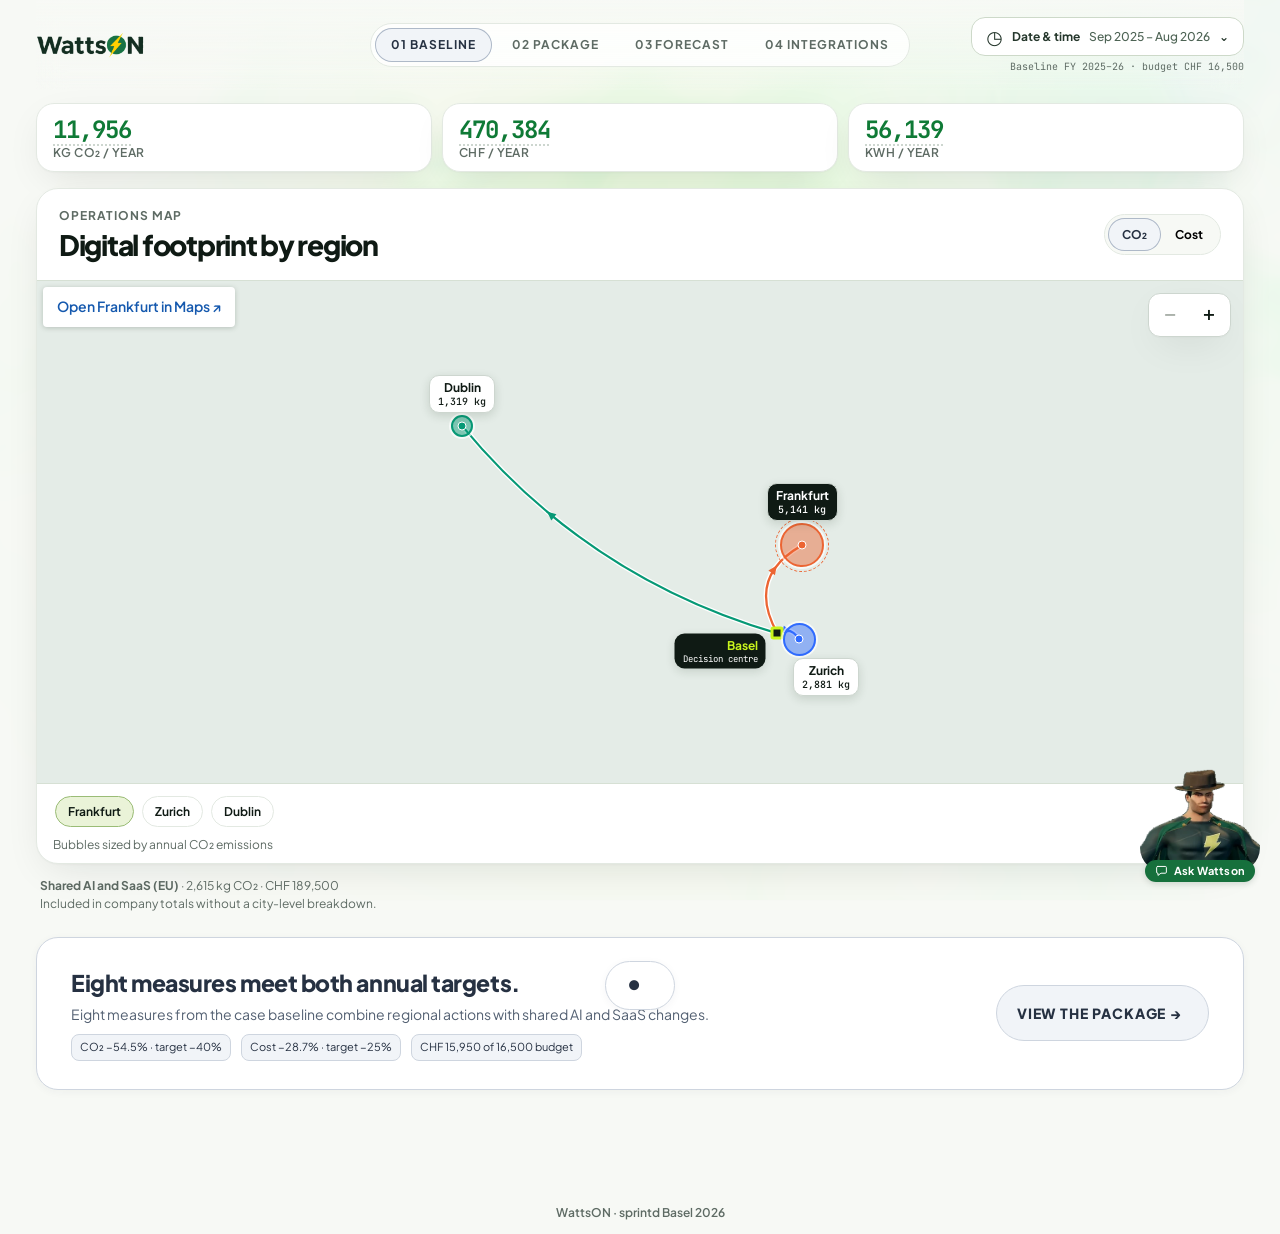
<file: frontend/index.html>
<!DOCTYPE html>
<html lang="en">
<head>
<meta charset="UTF-8">
<meta name="viewport" content="width=device-width, initial-scale=1.0">
<title>WattsOn · The Baseline</title>
<link rel="icon" href="assets/WattsOn_favicon.ico" sizes="48x48"><link rel="icon" href="assets/WattsOn_favicon.svg" type="image/svg+xml"><link rel="apple-touch-icon" href="assets/WattsOn_apple-touch-icon.png">
<link href="https://fonts.googleapis.com/css2?family=Plus+Jakarta+Sans:wght@400;500;600;700;800&family=JetBrains+Mono:wght@400;500;700&display=swap" rel="stylesheet">
<style>
:root{
  --bg:#F7F9F5; --surface:#FFFFFF; --ink:#0F1A14; --ink2:#2B3A31; --mute:#5E6B64; --line:#E3E9E2; --line2:#CDD6CF;
  --volt:#C8F31D; --volt-d:#8CB800; --eco:#16A34A; --eco-d:#0F7A36; --elec:#2563EB; --elec-l:#DBEAFE; --red:#DC2626; --amber:#D97706;
  --zrh:#2F6BFF; --fra:#F2652F; --dub:#12B886; --eu:#8B5CF6;
  --r:22px; --shadow:0 1px 2px #0f1a1408,0 12px 40px -12px #0f1a1420;
}
*{box-sizing:border-box;margin:0;padding:0}
html{scroll-behavior:smooth}
body{background:var(--bg);color:var(--ink);font-family:var(--font-ui);font-size:16px;line-height:1.5;overflow-x:hidden;-webkit-font-smoothing:antialiased}
.mono{font-family:var(--font-data);font-variant-numeric:tabular-nums}
button{font-family:inherit;cursor:pointer}
:focus-visible{outline:3px solid var(--elec);outline-offset:3px;border-radius:8px}
#gl{position:fixed;inset:0;width:100%;height:100%;z-index:0;display:block}
.wrap{--page-gutter:36px;position:relative;z-index:2;max-width:1360px;margin:0 auto;padding:0 var(--page-gutter)}
.ico{width:1em;height:1em;stroke:currentColor;fill:none;stroke-width:2.2;stroke-linecap:round;stroke-linejoin:round;vertical-align:-.12em}

/* nav */
nav{position:sticky;top:0;z-index:30;display:flex;align-items:center;justify-content:space-between;padding:16px 0;background:linear-gradient(#F7F9F5f0,#F7F9F500);backdrop-filter:blur(14px)}
.logo{display:flex;align-items:center;gap:10px;font-weight:800;font-size:19px;letter-spacing:-.02em}
.logo .orb{width:30px;height:30px;border-radius:50%;background:radial-gradient(circle at 35% 35%,#fff 0,var(--volt) 30%,var(--volt-d) 80%);box-shadow:0 0 0 4px #C8F31D55,0 6px 18px #8CB80066}
.crumbs{display:flex;gap:4px;padding:4px;border:1px solid var(--line);border-radius:999px;background:#ffffffcc}
.crumbs span{padding:8px 16px;border-radius:999px;font-size:12px;font-weight:700;letter-spacing:.08em;text-transform:uppercase;color:var(--mute)}
.crumbs span.on{background:var(--ink);color:var(--volt)}
.nav-r{font-size:12px;color:var(--mute)}

/* hero */
.hero{padding:60px 0 30px;display:grid;grid-template-columns:1.15fr .85fr;gap:40px;align-items:end}
.eyebrow{display:inline-flex;align-items:center;gap:10px;font-size:11px;letter-spacing:.2em;text-transform:uppercase;font-weight:700;color:var(--eco-d);padding:7px 14px;border-radius:999px;background:#16A34A14;border:1px solid #16A34A33}
.eyebrow i{width:7px;height:7px;border-radius:50%;background:var(--eco);box-shadow:0 0 0 3px #16A34A33;animation:blink 1.8s infinite}
@keyframes blink{50%{opacity:.35}}
h1{font-size:clamp(46px,6.4vw,92px);font-weight:800;letter-spacing:-.05em;line-height:.96;margin:22px 0 16px}
h1 .g{background:linear-gradient(100deg,var(--eco) 0%,var(--volt-d) 55%,var(--elec) 100%);-webkit-background-clip:text;background-clip:text;color:transparent}
.lede{color:var(--mute);font-size:17px;max-width:560px}
.lede b{color:var(--ink)}
.hero-stats{display:grid;grid-template-columns:1fr 1fr;gap:12px}
.stat{padding:18px 20px;border-radius:18px;background:var(--surface);border:1px solid var(--line);box-shadow:var(--shadow)}
.stat b{display:block;font-family:'JetBrains Mono';font-size:28px;letter-spacing:-.03em;color:var(--eco-d)}
.stat span{font-size:11px;letter-spacing:.14em;text-transform:uppercase;color:var(--mute);font-weight:600}

/* compare */
.compare{display:grid;grid-template-columns:1fr 150px 1fr;margin-top:40px}
.panel{position:relative;border-radius:var(--r);background:var(--surface);border:1px solid var(--line);box-shadow:var(--shadow);padding:34px 36px;overflow:hidden;transition:transform .5s cubic-bezier(.2,.8,.2,1),box-shadow .5s}
.panel:hover{transform:translateY(-4px);box-shadow:0 30px 70px -20px #0f1a1433}
.panel.after{background:linear-gradient(160deg,#ffffff,#F3FCE1);border-color:#C8F31D}
.panel.after::after{content:"";position:absolute;top:-140px;right:-140px;width:380px;height:380px;background:radial-gradient(circle,#C8F31D66,transparent 60%);pointer-events:none}
.ph{display:flex;justify-content:space-between;align-items:center;font-size:11px;letter-spacing:.2em;text-transform:uppercase;color:var(--mute);font-weight:700}
.ph .pill{padding:4px 10px;border-radius:999px;border:1px solid var(--line);font-family:'JetBrains Mono';letter-spacing:0;text-transform:none;font-weight:500;background:#fff}
.panel.after .ph{color:var(--eco-d)}
.big{display:flex;align-items:baseline;gap:12px;margin:22px 0 4px;position:relative;z-index:1}
.big .num{font-family:'JetBrains Mono';font-weight:700;font-size:clamp(44px,4.6vw,68px);letter-spacing:-.05em;line-height:1}
.big small{font-size:15px;color:var(--mute);font-weight:600}
.unit{font-size:13px;color:var(--mute);margin-bottom:22px;display:flex;align-items:center;gap:8px;flex-wrap:wrap;position:relative;z-index:1}
.sep{height:1px;background:var(--line);margin:22px 0}
.n{cursor:pointer;position:relative;display:inline-block;border-radius:10px;padding:0 6px;margin:0 -6px;transition:.25s;text-decoration:underline dotted var(--line2);text-underline-offset:6px;text-decoration-thickness:2px}
.n:hover{background:var(--volt);text-decoration-color:transparent;color:var(--ink)}
.n::after{content:"explain";position:absolute;top:-24px;right:0;font:700 10px/1 'Plus Jakarta Sans';letter-spacing:.14em;text-transform:uppercase;color:#fff;background:var(--ink);padding:6px 9px;border-radius:7px;opacity:0;transform:translateY(6px);transition:.25s;pointer-events:none;white-space:nowrap}
.n:hover::after{opacity:1;transform:none}
.bars{display:flex;flex-direction:column;gap:10px;position:relative;z-index:1}
.bar{display:grid;grid-template-columns:84px 1fr 64px;align-items:center;gap:12px}
.bar .lab{font-size:11px;letter-spacing:.12em;text-transform:uppercase;color:var(--mute);font-weight:600}
.bar .trk{height:10px;border-radius:999px;background:#0f1a140d;position:relative;overflow:hidden}
.bar .fill{position:absolute;inset:0;width:0;border-radius:999px;transition:width 1.4s cubic-bezier(.2,.8,.2,1)}
.bar .ghost{position:absolute;inset:0;border-radius:999px;background:repeating-linear-gradient(90deg,#0f1a1422 0 3px,transparent 3px 6px)}
.bar .v{text-align:right;font-family:'JetBrains Mono';font-size:12px;color:var(--mute)}
.c-zrh{background:var(--zrh)}.c-fra{background:var(--fra)}.c-dub{background:var(--dub)}.c-eu{background:var(--eu)}
.spine{display:flex;flex-direction:column;align-items:center;justify-content:center;gap:40px;position:relative;z-index:2}
.hop{position:relative;width:100%;display:grid;place-items:center}
.hop::before{content:"";position:absolute;left:-8px;right:-4px;top:50%;height:4px;transform:translateY(-50%);border-radius:2px;background:repeating-linear-gradient(90deg,var(--eco) 0 10px,transparent 10px 18px);animation:dash .8s linear infinite;opacity:.85}
.hop::after{content:"";position:absolute;right:-12px;top:50%;transform:translateY(-50%);border:9px solid transparent;border-left:14px solid var(--eco);filter:drop-shadow(0 0 6px #16A34A88)}
@keyframes dash{to{background-position:18px 0}}
.hop .cap{position:absolute;top:-18px;left:50%;transform:translateX(-50%);font-size:9px;letter-spacing:.2em;text-transform:uppercase;font-weight:800;color:var(--eco-d);background:#F7F9F5;padding:2px 8px;border-radius:999px;white-space:nowrap}
.ring{position:relative;width:118px;height:118px;display:grid;place-items:center;z-index:1}
.ring .lbl svg{width:22px;height:22px;stroke:var(--ink);fill:none;stroke-width:2;stroke-linecap:round;stroke-linejoin:round;margin-bottom:3px}
.ring .lbl .co2t{font:800 9px 'JetBrains Mono';fill:var(--ink);stroke:none}
.ring>svg{position:absolute;inset:0;transform:rotate(-90deg)}
.ring circle{fill:none;stroke-width:8;stroke-linecap:round}
.ring .bgc{stroke:#0f1a1410}
.ring .fg{stroke:url(#gr);stroke-dasharray:314;stroke-dashoffset:314;transition:stroke-dashoffset 1.8s cubic-bezier(.2,.8,.2,1)}
.ring .lbl{text-align:center;background:#fff;border-radius:50%;width:88px;height:88px;display:grid;place-items:center;align-content:center;box-shadow:var(--shadow)}
.ring .lbl b{font-family:'JetBrains Mono';font-size:17px;letter-spacing:-.04em;display:block;line-height:1;color:var(--eco-d)}
.ring .lbl span{font-size:9px;letter-spacing:.18em;text-transform:uppercase;color:var(--mute);font-weight:700}

/* cta */
.cta{margin:40px 0 0;display:grid;grid-template-columns:1fr auto;gap:30px;align-items:center;padding:28px 34px;border-radius:var(--r);background:var(--ink);color:#fff;position:relative;overflow:hidden}
.cta::before{content:"";position:absolute;inset:-60%;background:conic-gradient(from 0deg,transparent 0 72%,#C8F31D33 86%,transparent 100%);animation:spin 10s linear infinite;pointer-events:none}
@keyframes spin{to{transform:rotate(360deg)}}
.cta>*{position:relative}
.cta h3{font-size:26px;letter-spacing:-.02em;font-weight:800}
.cta p{color:#B8C4BD;margin-top:4px;font-size:14px}
.cta p b{color:var(--volt)}
.go{display:inline-flex;align-items:center;gap:16px;padding:18px 26px 18px 20px;border-radius:999px;border:0;background:var(--volt);color:var(--ink);font:800 14px 'Plus Jakarta Sans';letter-spacing:.06em;text-transform:uppercase;box-shadow:0 14px 40px #C8F31D55;transition:.3s}
.go:hover{transform:translateY(-2px) scale(1.02);box-shadow:0 20px 50px #C8F31D88}
.go .sw{width:52px;height:28px;border-radius:999px;background:var(--ink);position:relative;transition:.3s}
.go .sw::after{content:"";position:absolute;top:4px;left:4px;width:20px;height:20px;border-radius:50%;background:var(--volt);transition:.3s cubic-bezier(.3,1.5,.5,1)}
.go.on .sw::after{left:28px;background:#fff}
.go .meta{display:block;font:500 11px 'JetBrains Mono';text-transform:none;letter-spacing:0;opacity:.7}

/* sections */
section{margin-top:84px}
.sh{display:flex;align-items:end;justify-content:space-between;margin-bottom:26px}
.sh h2{font-size:38px;letter-spacing:-.035em;font-weight:800;line-height:1.05}
.sh h2 span{color:var(--mute);font-weight:500}
.sh p{color:var(--mute);font-size:13px}
.measures{display:grid;grid-template-columns:repeat(4,1fr);gap:16px}
.m{position:relative;padding:22px 22px 18px;border-radius:20px;border:1px solid var(--line);background:var(--surface);box-shadow:var(--shadow);cursor:pointer;transition:.35s cubic-bezier(.2,.8,.2,1);overflow:hidden;min-height:230px;display:flex;flex-direction:column}
.m:hover{transform:translateY(-6px);border-color:var(--volt-d);box-shadow:0 30px 60px -20px #0f1a1433}
.m .id{font-family:'JetBrains Mono';font-size:11px;color:var(--eco-d);letter-spacing:.1em;font-weight:700}
.m .tag{position:absolute;top:18px;right:18px;font-size:9px;letter-spacing:.14em;text-transform:uppercase;padding:4px 8px;border-radius:999px;font-weight:800}
.m .tag.auto{background:#C8F31D55;color:#3F5A00}
.m .tag.human{background:#DC262614;color:var(--red)}
.m h4{font-size:15px;font-weight:700;margin:10px 0 6px;line-height:1.3;letter-spacing:-.01em;padding-right:10px}
.m p{font-size:12.5px;color:var(--mute);flex:1}
.m .fig{display:flex;align-items:baseline;gap:6px;margin-top:14px}
.m .fig b{font-family:'JetBrains Mono';font-size:30px;letter-spacing:-.04em;line-height:1}
.m .fig span{font-size:11px;color:var(--mute)}
.m .sub{display:flex;justify-content:space-between;font-family:'JetBrains Mono';font-size:11px;color:var(--mute);margin-top:6px}
.m .glow{position:absolute;left:0;right:0;bottom:0;height:4px;background:linear-gradient(90deg,var(--eco),var(--volt));transform-origin:left;transform:scaleX(var(--p))}
.m.big-m{grid-column:span 2;background:linear-gradient(140deg,#F3FCE1,#fff);border-color:#C8F31D}
.m.big-m .fig b{font-size:46px;color:var(--eco-d)}
.m.total{grid-column:span 3;background:var(--ink);color:#fff;border-color:var(--ink)}
.m.total p,.m.total .sub,.m.total .fig span{color:#B8C4BD}.m.total .fig b{color:var(--volt)}.m.total .id{color:var(--volt)}
.cards{display:grid;grid-template-columns:repeat(3,1fr);gap:20px;perspective:1400px}
.card{position:relative;padding:28px;border-radius:var(--r);border:1px solid var(--line);background:var(--surface);box-shadow:var(--shadow);transition:transform .15s ease-out,box-shadow .4s;transform-style:preserve-3d}
.card .stamp{display:inline-flex;align-items:center;gap:8px;font-size:10px;letter-spacing:.16em;text-transform:uppercase;padding:6px 12px;border-radius:999px;font-weight:800;color:var(--amber);background:#D9770614}
.card .stamp i{width:6px;height:6px;border-radius:50%;background:currentColor;animation:blink 1.4s infinite}
.card .stamp.ok{color:var(--eco-d);background:#16A34A1A}.card .stamp.no{color:var(--red);background:#DC26261A}
.card .who{display:flex;align-items:center;gap:10px;margin:18px 0 10px;font-size:12px;color:var(--mute);font-weight:600}
.card .who i{width:32px;height:32px;border-radius:50%;display:grid;place-items:center;font:800 11px 'Plus Jakarta Sans';font-style:normal;background:var(--elec-l);color:var(--elec)}
.card h3{font-size:20px;font-weight:700;line-height:1.25;letter-spacing:-.015em}
.card h3 code{font-family:'JetBrains Mono';font-size:14px;color:var(--eco-d);background:#16A34A14;padding:2px 7px;border-radius:6px}
.card .why{font-size:13px;color:var(--mute);margin:10px 0 16px}
.card .figs{display:grid;grid-template-columns:repeat(3,1fr);gap:8px;margin-bottom:14px}
.card .figs div{padding:12px;border-radius:14px;background:var(--bg);border:1px solid var(--line)}
.card .figs b{display:block;font-family:'JetBrains Mono';font-size:18px;letter-spacing:-.03em}
.card .figs span{font-size:10px;letter-spacing:.12em;text-transform:uppercase;color:var(--mute);font-weight:600}
.card .guard{font-size:12px;line-height:1.55;padding:12px 14px;border-radius:14px;background:#DC26260A;border:1px solid #DC262626;margin-bottom:18px}
.card .guard b{color:var(--red)}
.card .acts{display:grid;grid-template-columns:1fr 1fr 1fr;gap:8px}
.card .acts button{padding:13px 8px;border-radius:12px;border:1px solid var(--line);background:#fff;color:var(--ink);font:800 12px 'Plus Jakarta Sans';letter-spacing:.08em;text-transform:uppercase;transition:.2s}
.card .acts .ex:hover{background:var(--bg)}
.card .acts .ok{background:var(--ink);color:var(--volt);border-color:var(--ink)}
.card .acts .ok:hover{box-shadow:0 10px 24px #0f1a1444;transform:translateY(-1px)}
.card .acts .no:hover{background:var(--red);border-color:var(--red);color:#fff}
.card.done{opacity:.55}.card.done .acts{display:none}
.reveal{opacity:0;transform:translateY(24px);transition:.8s cubic-bezier(.2,.8,.2,1)}
.reveal.in{opacity:1;transform:none}
.reveal .m,.reveal .card{opacity:0;transform:translateY(18px) scale(.97);transition:opacity .45s cubic-bezier(.34,1.3,.5,1),transform .45s cubic-bezier(.34,1.3,.5,1)}
.reveal.in .m,.reveal.in .card{opacity:1;transform:none}
.measures .m{transition-delay:calc(var(--i,0)*45ms)}.cards .card{transition-delay:calc(var(--i,0)*70ms)}

/* ═══════ TREE EXPLORER ═══════ */
.explorer{position:fixed;inset:0;z-index:50;background:#F7F9F5;display:flex;flex-direction:column;opacity:0;pointer-events:none;transition:opacity .35s}
body.explore .explorer{opacity:1;pointer-events:auto}
.explorer::before{content:"";position:absolute;inset:0;background-image:radial-gradient(#0f1a1414 1px,transparent 1px);background-size:26px 26px;pointer-events:none}
.ex-top{position:relative;z-index:2;display:flex;align-items:center;gap:20px;padding:16px 28px;background:#ffffffee;backdrop-filter:blur(14px);border-bottom:1px solid var(--line)}
.ex-top .k{font-size:10px;letter-spacing:.22em;text-transform:uppercase;color:var(--eco-d);font-weight:800}
.ex-top .h{font-family:'JetBrains Mono';font-weight:700;font-size:30px;letter-spacing:-.05em;line-height:1}
.ex-top .s{font-size:13px;color:var(--mute)}
.ex-story{flex:1;margin:0 10px;padding:12px 18px;border-radius:14px;background:var(--ink);color:#fff;font-size:14px;line-height:1.5;display:flex;gap:12px;align-items:center;min-width:0}
.ex-story .b{font-family:'JetBrains Mono';background:var(--volt);color:var(--ink);padding:1px 7px;border-radius:6px;font-weight:700;white-space:nowrap}
.ex-tools{display:flex;gap:8px}
.ex-tools button{height:40px;padding:0 14px;border-radius:999px;border:1px solid var(--line);background:#fff;font-weight:700;font-size:12px;letter-spacing:.06em;text-transform:uppercase;display:inline-flex;align-items:center;gap:8px;transition:.2s}
.ex-tools button:hover{background:var(--ink);color:#fff;border-color:var(--ink)}
.ex-tools .x{width:40px;padding:0;justify-content:center;font-size:18px}
.ex-body{position:relative;flex:1;display:grid;grid-template-columns:1fr 360px;min-height:0}
.canvas{position:relative;overflow:auto;cursor:grab}
.canvas:active{cursor:grabbing}
.stage{position:relative;transform-origin:0 0;transition:transform .4s cubic-bezier(.2,.8,.2,1)}
.edges{position:absolute;inset:0;overflow:visible;pointer-events:none}
.edges path.e{fill:none;stroke:var(--line2);stroke-width:2.5;stroke-linecap:round;transition:d .5s}
.edges path.e.hot{stroke:var(--eco);stroke-width:3}
.edges .spark{fill:var(--volt-d);filter:drop-shadow(0 0 4px var(--volt))}
.tn{position:absolute;width:232px;border-radius:18px;background:#fff;border:1.5px solid var(--line);box-shadow:var(--shadow);padding:14px 16px 12px;transition:left .5s cubic-bezier(.2,.8,.2,1),top .5s cubic-bezier(.2,.8,.2,1),box-shadow .25s,transform .25s;cursor:pointer;animation:pop .45s cubic-bezier(.34,1.4,.5,1) both}
@keyframes pop{from{opacity:0;transform:scale(.8)}to{opacity:1;transform:none}}
.tn:hover{transform:translateY(-3px);box-shadow:0 20px 44px -16px #0f1a1444;border-color:var(--volt-d)}
.tn.sel{border-color:var(--ink);box-shadow:0 0 0 4px #C8F31D88,0 20px 44px -16px #0f1a1444}
.tn.root{background:var(--ink);color:#fff;border-color:var(--ink)}
.tn.leaf{background:linear-gradient(160deg,#fff,#F3FCE1)}
.tn .l{font-weight:700;font-size:13.5px;line-height:1.25;letter-spacing:-.01em;padding-right:30px}
.tn .s{font-size:11px;color:var(--mute);margin-top:2px}
.tn.root .s{color:#B8C4BD}
.tn .v{font-family:'JetBrains Mono';font-weight:700;font-size:22px;letter-spacing:-.04em;margin-top:8px;line-height:1}
.tn .v em{font-style:normal;font-weight:500;font-size:11px;color:var(--mute);margin-left:4px}
.tn.root .v{color:var(--volt)}
.tn .tg{position:absolute;top:12px;right:12px;width:26px;height:26px;border-radius:50%;border:1.5px solid var(--line2);background:#fff;display:grid;place-items:center;font-size:12px;color:var(--ink);transition:.25s}
.tn.root .tg{background:var(--volt);border-color:var(--volt)}
.tn.open .tg{transform:rotate(180deg);background:var(--ink);color:var(--volt);border-color:var(--ink)}
.tn .tg b{font:800 10px 'JetBrains Mono'}
.tn .src{display:inline-flex;align-items:center;gap:5px;margin-top:8px;font:500 10px 'JetBrains Mono';padding:3px 8px;border-radius:999px;background:var(--bg);border:1px solid var(--line);color:var(--mute);max-width:100%;overflow:hidden;text-overflow:ellipsis;white-space:nowrap}
.tn.root .src{background:#ffffff14;border-color:#ffffff22;color:#B8C4BD}
.tn .src::before{content:"";width:5px;height:5px;border-radius:50%;background:var(--elec);flex:none}
.tn .warn{position:absolute;top:-10px;left:12px;background:var(--red);color:#fff;font:800 9px 'Plus Jakarta Sans';letter-spacing:.12em;text-transform:uppercase;padding:3px 8px;border-radius:999px}
.tn .mini{height:5px;border-radius:999px;background:linear-gradient(90deg,var(--eco),var(--volt) 40%,var(--amber) 75%,var(--red));margin-top:10px;position:relative;opacity:.8}
.tn .mini i{position:absolute;top:-4px;width:3px;height:13px;background:var(--ink);border-radius:2px;left:var(--x)}

/* reading pane */
.read{position:relative;z-index:2;border-left:1px solid var(--line);background:#fff;padding:26px;overflow-y:auto}
.read .k{font-size:10px;letter-spacing:.22em;text-transform:uppercase;color:var(--mute);font-weight:800;margin-bottom:8px}
.read h3{font-size:22px;letter-spacing:-.03em;font-weight:800;line-height:1.15}
.read .val{font-family:'JetBrains Mono';font-size:40px;font-weight:700;letter-spacing:-.05em;margin:10px 0 18px;color:var(--eco-d)}
.read .val em{font-style:normal;font-size:14px;font-weight:500;color:var(--mute);margin-left:6px}
.read .formula{padding:14px 16px;border-radius:14px;background:var(--ink);color:#fff;font-family:'JetBrains Mono';font-size:13px;line-height:2;margin-bottom:16px}
.read .formula .chip{background:var(--volt);color:var(--ink);padding:1px 7px;border-radius:6px;font-weight:700}
.read .note{font-size:13px;color:var(--ink2);padding:12px 14px;border-radius:12px;background:var(--bg);border:1px solid var(--line);margin-bottom:10px;line-height:1.55}
.read .note b{color:var(--ink)}
.read .warnb{font-size:13px;color:#7F1D1D;padding:12px 14px;border-radius:12px;background:#DC26260F;border:1px solid #DC262633;margin-bottom:10px;line-height:1.55}
.read .srcs{display:flex;flex-wrap:wrap;gap:6px;margin:12px 0 20px}
.read .srcs span{font:500 11px 'JetBrains Mono';padding:5px 10px;border-radius:999px;background:var(--elec-l);color:#1E40AF}
.read .sens h4{font-size:10px;letter-spacing:.2em;text-transform:uppercase;color:var(--mute);font-weight:800;margin-bottom:10px}
.read .range{position:relative;height:10px;border-radius:999px;background:linear-gradient(90deg,var(--eco),var(--volt) 40%,var(--amber) 75%,var(--red));margin:18px 0 8px}
.read .range i{position:absolute;top:-6px;width:4px;height:22px;border-radius:2px;background:var(--ink);left:var(--x)}
.read .rl{display:flex;justify-content:space-between;font-family:'JetBrains Mono';font-size:11px;color:var(--mute)}
.read .hint{margin-top:26px;font-size:12px;color:var(--mute);display:flex;gap:10px;align-items:flex-start}
.read .hint svg{flex:none;margin-top:3px;color:var(--eco)}

/* Wattson's portrait and chat share one fixed corner. */
:root{
  --watson-edge:max(20px,env(safe-area-inset-right));
  --watson-foot:max(18px,env(safe-area-inset-bottom));
  --watson-size:120px;
  --watson-shape:35% 35% 24% 24% / 28% 28% 22% 22%;
  --chat-foot:calc(var(--watson-foot) + var(--watson-size) + 20px);
}
.fab{
  position:fixed;right:var(--watson-edge);bottom:var(--watson-foot);z-index:61;
  width:var(--watson-size);height:calc(var(--watson-size) + 8px);
  display:grid;justify-items:center;align-content:start;isolation:isolate;
  background:transparent;border:0;color:#f7f3e7;-webkit-tap-highlight-color:transparent;
}
.fab:focus-visible{outline-offset:5px;border-radius:50% 50% 22px 22px}
.watson-bezel{
  width:100%;aspect-ratio:1;border-radius:var(--watson-shape);padding:3px;display:grid;
  background:conic-gradient(from -40deg,#fbefd0,#c0a77c 18%,#77684e 38%,#e4d4ab 55%,#9c8660 72%,#e9ddbe 90%,#fbefd0);
  box-shadow:0 0 0 1px #27372c,0 3px 4px #19271a38,0 9px 22px -4px #12231566;
  transition:box-shadow .22s ease;
}
.watson-portrait{
  position:relative;display:block;overflow:hidden;border-radius:var(--watson-shape);
  background-color:#243b34;background-repeat:no-repeat;background-position:0% 0%;background-size:600% 800%;

  box-shadow:inset 0 0 0 2px #142219,inset 0 0 10px #10171070;
}
.watson-portrait::after{
  content:"";position:absolute;inset:0;border-radius:inherit;pointer-events:none;
  box-shadow:inset 0 0 0 1px #17251b,inset 0 -10px 15px -10px #09100d;
  background:linear-gradient(125deg,#fff5d50c,transparent 40%);
}
.watson-label{
  position:absolute;bottom:0;display:inline-flex;align-items:center;gap:6px;white-space:nowrap;
  border:1px solid #a69970;border-radius:999px;padding:4px 10px 5px;
  background:linear-gradient(150deg,#2d3930,#122219 75%);color:#fcfaf2;
  font:700 11px/1.2 'Plus Jakarta Sans',system-ui,sans-serif;letter-spacing:.015em;
  box-shadow:0 2px 6px #0f1a1433;transition:background .2s;
}
.watson-label .ico{width:13px;height:13px;color:var(--volt);stroke-width:1.8}
.fab[aria-expanded="true"] .open-mark,.fab[aria-expanded="false"] .close-mark{display:none}
@media(hover:hover){
  .fab:hover .watson-bezel{box-shadow:0 0 0 1px #263a28,0 0 0 4px #91a77840,0 10px 25px -4px #12231570}
}
.chat{
  position:fixed;right:var(--watson-edge);bottom:var(--chat-foot);z-index:60;
  width:min(400px,calc(100vw - var(--watson-edge) - 12px));height:580px;
  max-height:calc(100vh - var(--chat-foot) - 12px);max-height:calc(100dvh - var(--chat-foot) - max(12px,env(safe-area-inset-top)));
  display:flex;flex-direction:column;overflow:hidden;border:1px solid #c5cfc3;border-radius:22px;
  background:var(--surface);box-shadow:0 24px 64px -18px #10231955,0 2px 8px #10231917;
  transform-origin:100% 100%;transform:translateY(9px) scale(.985);opacity:0;visibility:hidden;pointer-events:none;
  transition:transform .24s ease,opacity .2s,visibility 0s .24s;
}
body.chat-open .chat{transform:none;opacity:1;visibility:visible;pointer-events:auto;transition-delay:0s}
.ch-top{
  display:flex;align-items:center;justify-content:space-between;gap:12px;flex:none;padding:13px 16px 13px 20px;
  color:#faf8f0;background:linear-gradient(110deg,#233a2d,#10231b 86%);border-bottom:1px solid #ac9a71;
}
.ch-top h2{font:800 var(--text-section)/1.2 var(--font-ui);letter-spacing:-.035em}
.ch-top .role{display:flex;align-items:center;gap:7px;margin-top:4px;color:#d6dfd2;font-size:11px}
.ch-top .role i{width:6px;height:6px;border-radius:50%;background:var(--volt)}
.ch-top .x{
  flex:none;width:44px;height:44px;display:grid;place-items:center;border:1px solid #ffffff38;
  border-radius:50%;background:transparent;color:#f6f6e9;font-size:17px;
}
.ch-top .x:hover{background:#ffffff19}
.ch-top .x:focus-visible{outline-color:var(--volt)}
@media(max-width:540px){
  :root{--watson-edge:max(12px,env(safe-area-inset-right));--watson-foot:max(12px,env(safe-area-inset-bottom));--watson-size:98px}
}
@media(max-height:530px) and (min-width:540px){
  .chat{right:calc(var(--watson-edge) + var(--watson-size) + 14px);bottom:var(--watson-foot);
    max-height:calc(100vh - var(--watson-foot) - 12px);max-height:calc(100dvh - var(--watson-foot) - 12px)}
}
@media(max-height:570px){
  .ch-top{padding-block:7px}.chat .chips{flex-wrap:nowrap;overflow-x:auto}.chips button{white-space:nowrap}
}
.ch-msgs{min-height:0;flex:1;overflow-y:auto;padding:16px;display:flex;flex-direction:column;gap:10px;background:var(--bg)}
.msg{max-width:86%;padding:11px 14px;border-radius:16px;font-size:13.5px;line-height:1.5;animation:msg .35s cubic-bezier(.2,.9,.2,1) both}
@keyframes msg{from{opacity:0;transform:translateY(8px)}to{opacity:1;transform:none}}
.msg.bot{align-self:flex-start;background:#fff;border:1px solid var(--line);border-bottom-left-radius:4px;box-shadow:var(--shadow)}
.msg.me{align-self:flex-end;background:var(--ink);color:#fff;border-bottom-right-radius:4px}
.chips{display:flex;gap:6px;padding:10px 12px 0;flex-wrap:wrap;background:#fff;border-top:1px solid var(--line)}
.chips button{font-size:11.5px;font-weight:600;padding:7px 11px;border-radius:999px;border:1px solid var(--line);background:#fff;color:var(--ink2);transition:.2s}
.chips button:hover{background:var(--volt);border-color:var(--volt)}
.ch-in{display:flex;gap:8px;padding:10px 12px 12px;background:#fff}
.ch-in input{flex:1;height:44px;padding:0 16px;border-radius:999px;border:1px solid var(--line2);font:500 14px 'Plus Jakarta Sans';background:var(--bg)}
.ch-in input:focus{outline:none;border-color:var(--ink);background:#fff}
.ch-in button{width:44px;height:44px;border-radius:50%;border:0;background:var(--ink);color:var(--volt);display:grid;place-items:center;font-size:18px}
.ch-in button:hover{background:var(--eco-d)}
.toast{position:fixed;left:50%;bottom:30px;transform:translate(-50%,140px);background:var(--ink);color:#fff;padding:14px 22px;border-radius:999px;font-size:13px;z-index:65;transition:.45s cubic-bezier(.2,.9,.2,1);display:flex;gap:12px;align-items:center;box-shadow:0 20px 60px #0f1a1455}
.toast.on{transform:translate(-50%,0)}.toast b{color:var(--volt)}
@media(max-width:1000px){.hero{grid-template-columns:1fr}.compare{grid-template-columns:1fr}.spine{flex-direction:row;padding:20px 0}.spine::before,.spine .flow{display:none}.measures{grid-template-columns:1fr 1fr}.m.total{grid-column:span 2}.cards{grid-template-columns:1fr}.cta{grid-template-columns:1fr}.ex-body{grid-template-columns:1fr}.read{display:none}.ex-story{display:none}}
@media(prefers-reduced-motion:reduce){*,*::before,*::after{animation:none!important;transition:none!important}#gl{display:none}.reveal,.reveal .m,.reveal .card{opacity:1;transform:none}.bar .fill{width:var(--w)!important}}
/* Offline 3D portrait. Character geometry and skin materials adapted from the MakeHuman Community CC0 assets. */
.watson-portrait{background-image:url(assets/WattsOn_portrait.webp)}

.crumbs a{display:flex;text-decoration:none}.crumbs a:hover span{background:#eaf1d9}.atlas-hero{padding:36px 0 28px;grid-template-columns:1.4fr 1fr;align-items:center}.atlas-hero h1{font-size:clamp(42px,5.5vw,80px)}.atlas-hero .stat{padding:14px 18px}.stat button{display:block;font:700 28px 'JetBrains Mono',monospace;letter-spacing:-.04em;color:var(--eco-d);background:transparent;border:0}.stat .n:hover{background:var(--volt)}.atlas-grid{display:grid;grid-template-columns:minmax(0,1.95fr) minmax(290px,1fr);gap:18px;align-items:start}.geo-card,.region{min-width:0;margin:0;border:1px solid var(--line);border-radius:var(--r);background:white;box-shadow:var(--shadow);overflow:hidden}.geo-head,.geo-foot{display:flex;justify-content:space-between;align-items:center;gap:12px;padding:18px 22px}.geo-head h2{font-size:23px;letter-spacing:-.04em}.modes{display:flex;background:var(--bg);border:1px solid var(--line);border-radius:30px;padding:3px}.modes button,.geo-foot button{background:none;border:0;padding:9px 14px;font-weight:700;font-size:12px;border-radius:20px}.modes [aria-pressed=true]{background:var(--ink);color:var(--volt)}.map-window{height:clamp(350px,29vw,440px);position:relative;isolation:isolate;overflow:hidden;background:#e4ece7}.map-window iframe,.map-window svg,#pins{position:absolute;inset:0;width:100%;height:100%;border:0}.map-window iframe{pointer-events:none}.map-window.free iframe{pointer-events:auto}.map-window.free #pins,.map-window.free svg{display:none}#pins{pointer-events:none}.map-pin,.hq{position:absolute;transform:translate(-50%,-50%);display:grid;place-items:center}.map-pin{width:44px;height:44px;background:transparent;border:0;pointer-events:auto}.disc{position:absolute;width:var(--size);height:var(--size);border-radius:50%;background:var(--tint);border:2px solid var(--color);transition:width .28s,height .28s;box-shadow:0 0 0 2px #ffffffaa}.disc:after{content:'';display:block;width:7px;height:7px;border:1.5px solid white;border-radius:50%;background:var(--color);position:absolute;left:50%;top:50%;transform:translate(-50%,-50%)}.map-pin[aria-pressed=true] .disc{outline:1.5px dashed var(--color);outline-offset:4px}.pin-text,.hq-label{position:absolute;white-space:nowrap;background:white;border:1px solid var(--line2);box-shadow:0 3px 10px #20342326;border-radius:10px;padding:4px 8px;font:700 12px 'Plus Jakarta Sans',system-ui;color:var(--ink)}.map-pin[aria-pressed=true] .pin-text{background:var(--ink);color:white}.pin-text small{display:block;font:500 10px 'JetBrains Mono',monospace}.pin-FRA .pin-text,.pin-DUB .pin-text{bottom:calc(24px + var(--size)/2)}.pin-ZRH .pin-text{top:calc(24px + var(--size)/2);left:16px}.hq{background:var(--ink);width:13px;height:13px;border:3px solid var(--volt);border-radius:3px}.hq-label{right:15px;top:4px;color:var(--volt);background:var(--ink);border:0;text-align:right}.hq-label small{display:block;color:white;font:9px 'JetBrains Mono',monospace}.geo-foot{font-size:12px;color:var(--mute);padding:9px 16px}.geo-foot button{border:1px solid var(--line);color:var(--ink)}.region{padding:22px 24px;background:linear-gradient(155deg,#fff 48%,#f2f9e4);border-color:#cfdfa9}.region h2{font-size:38px;letter-spacing:-.06em;line-height:1.1;margin:12px 0 3px}.country,.scope{font-size:12px;color:var(--mute)}.regional-total{margin:16px 0 8px;display:flex;align-items:baseline;gap:7px}.regional-total strong{font:700 38px/1 'JetBrains Mono',monospace;letter-spacing:-.065em}.regional-total small{color:var(--mute);font-weight:600}.track{height:7px;background:#e2e8df;border-radius:10px;margin-bottom:5px}.track i{display:block;height:100%;background:var(--accent);border-radius:inherit;transition:width .35s}.region h3{font-size:15px;margin:19px 0 7px}.region details{border-top:1px solid var(--line);padding:8px 0}.region summary{cursor:pointer;font-size:13px;font-weight:700}.region summary b{float:right;font:600 12px 'JetBrains Mono',monospace}.workload{display:flex;justify-content:space-between;align-items:baseline;gap:6px;font-size:12px;color:var(--mute);padding:5px 0 1px 13px}.workload small{white-space:nowrap;font:11px 'JetBrains Mono',monospace}.scope{margin:13px 4px}.scope i{display:inline-block;width:8px;height:8px;background:var(--eu);border-radius:100%;margin-right:4px}.go{text-decoration:none}.cta{margin-top:24px}.cta h3{font-size:23px}.sr{position:absolute;clip-path:inset(50%);width:1px;height:1px;overflow:hidden}.explorer{visibility:hidden}body.explore .explorer{visibility:visible}@media(max-width:930px){.atlas-hero{grid-template-columns:1fr;gap:18px}.hero-stats{grid-template-columns:repeat(4,1fr)}.nav-r{display:none}.atlas-grid{grid-template-columns:minmax(0,1.5fr) minmax(250px,1fr)}.wrap{--page-gutter:20px}}@media(max-width:730px){.atlas-grid{grid-template-columns:1fr}.hero-stats{grid-template-columns:1fr 1fr}.wrap{--page-gutter:14px}.crumbs .future{display:none}.geo-head{padding:14px}.geo-head h2{font-size:18px}.geo-foot{flex-wrap:wrap}.region{padding:20px}.atlas-hero{padding:22px 0}.atlas-hero h1{margin:15px 0}.map-window{height:345px}.cta{padding:20px}.go{justify-self:start}.ex-top{flex-wrap:wrap;padding:10px}.ex-top .h{font-size:22px}.ex-tools{gap:4px}.ex-tools button{padding:0 8px}}
.region{background:#fff;padding:22px}.regionTabs{display:flex;gap:3px;border-radius:12px;padding:4px;background:#f0f4ed;margin:16px 0}.regionTabs button{flex:1;padding:9px 3px;border:0;border-radius:9px;background:none;font-size:12px;font-weight:700;color:var(--mute)}.regionTabs [aria-pressed=true]{background:var(--ink);color:var(--volt)}#insights{font-size:13px;color:var(--ink2)}#insights h4,#books h3{font-size:14px;margin:15px 0 5px}.region .advice h3{font-size:18px;letter-spacing:-.035em;line-height:1.25;margin:7px 0 12px}.waste{padding:0 0 14px}.waste .ph{color:#985619}.waste p{margin-top:5px}.advice{padding:15px;background:linear-gradient(125deg,#f4fae8,#fbfdf6);border:1px solid #c9dfad;border-radius:15px}.advice .ph{color:#40651a;font-size:10px}.savings{display:grid;grid-template-columns:repeat(3,1fr);gap:4px;margin:8px 0}.savings b,.savings span{display:block}.savings b{font:700 16px 'JetBrains Mono',monospace}.savings span,.advice p,#insights small,.fine{font-size:11px;color:var(--mute)}.proof{border:0;background:none;text-decoration:underline;text-underline-offset:4px;color:var(--eco-d);font-weight:700;margin-top:8px}.region .insight summary{display:flex;justify-content:space-between;align-items:center;gap:8px}.insight summary:after{content:'+';font:18px monospace}.insight[open] summary:after{content:'−'}.region .insight summary b{margin-left:auto;color:#466240;max-width:49%;text-align:right;font-size:11px}.insight p{margin:8px 0 4px}.region .insight small{word-break:break-word}.region [hidden],.geo-card [hidden]{display:none!important}.map-tools{position:absolute;z-index:2;top:12px;right:12px;display:flex;gap:3px;background:#fff;border:1px solid var(--line2);border-radius:12px;padding:3px;box-shadow:var(--shadow)}.map-tools button{font:700 16px system-ui;background:white;color:var(--ink);border:0;border-radius:8px;min-width:36px;height:36px}.map-tools button:first-child{font-size:11px;padding-inline:8px}.map-tools button:hover:enabled{background:var(--volt)}.map-tools button:disabled{color:#a8afa8}.sitePin{position:absolute;transform:translate(-50%,-50%);width:44px;height:44px;border:0;background:transparent;pointer-events:auto}.sitePin i{display:block;width:15px;height:15px;margin:auto;border-radius:50%;background:var(--ink);border:3px solid white;box-shadow:0 0 0 2px var(--ink)}.sitePin[aria-pressed=true] i{background:var(--volt)}.sitePin span{position:absolute;left:50%;bottom:32px;transform:translateX(-50%);padding:5px 9px;background:white;color:var(--ink);border-radius:8px;box-shadow:var(--shadow);font:700 11px var(--font-ui);white-space:nowrap}.point-1 span{bottom:auto;top:32px}.sitePin[aria-pressed=true] span{background:var(--ink);color:var(--volt)}.site-info{margin:0 18px 6px;padding:12px 14px;background:#f2f6ec;border-radius:12px;font-size:12px}.site-info strong{display:block;font-size:16px}.site-info .ph{font-size:9px}.geo-foot{flex-wrap:wrap}.map-links{display:flex;gap:5px;align-items:center;flex-wrap:wrap}.geo-foot .focus-btn{background:var(--ink);color:var(--volt)}.scope{clear:both}.area-switch{display:flex;align-items:center;gap:8px;flex-wrap:wrap;padding:12px 18px 0}.area-switch button{background:white;color:var(--ink);border:1px solid var(--line);padding:7px 12px;border-radius:16px;font-size:12px;font-weight:650}.area-switch [aria-pressed=true]{background:#eaf3d8;border-color:#9abc76}.fine{margin-bottom:10px}.package-goals{display:flex;gap:10px;flex-wrap:wrap;margin-top:9px}.package-goals span{border:1px solid #617160;padding:4px 8px;border-radius:8px;color:white;font-size:11px}.site-info p{margin-top:3px}.map-window{touch-action:pan-y}.atlas-grid{align-items:start}.region:focus{outline:none}@media(min-width:1000px){.atlas-hero{padding:24px 0}.atlas-hero h1{font-size:clamp(44px,4.8vw,72px)}}.site-metrics{font:600 11px/1.6 "JetBrains Mono",monospace;color:var(--eco-d);padding-top:5px}</style>
<link rel="stylesheet" href="assets/WattsOn_timeline.css?v=aligned-nav"><script src="assets/WattsOn_timeline.js?v=footer-bottom"></script>
<link rel="stylesheet" href="assets/WattsOn_guide.css">
<script defer src="assets/WattsOn_guide.js"></script>
</head>
<body>
<canvas id="gl"></canvas>
<svg width="0" height="0" style="position:absolute"><defs>
<linearGradient id="gr" x1="0" y1="0" x2="1" y2="1"><stop offset="0" stop-color="#16A34A"/><stop offset="1" stop-color="#C8F31D"/></linearGradient>

</defs></svg>

<div class="wrap">
<nav>
  <div class="logo"><img class="brand-wordmark" src="assets/WattsOn_logo.webp" alt="WattsOn" width="760" height="310"></div>
  <div class="crumbs"><span class="on" aria-current="page">01 Baseline</span><a href="package.html"><span>02 Package</span></a><a href="forecast.html" style="display:flex;text-decoration:none"><span>03 Forecast</span></a><a href="integrations.html" style="display:flex;text-decoration:none"><span>04 Integrations</span></a></div>
  <div class="nav-period"><div class="time-host"></div><div class="nav-r mono">FY Sep 25 – Aug 26 · budget CHF 16,500</div></div>
</nav>

<div class="atlas-summary baseline-summary">
 <div class="hero-stats"><div class="stat"><button class="n" data-tree="co2" data-count="11956">11,956</button><span>kg CO₂ / year</span></div><div class="stat"><button class="n" data-tree="cost" data-count="470384">470,384</button><span>CHF / year</span></div><div class="stat"><button class="n" data-tree="energy" data-count="56139">56,139</button><span>kWh / year</span></div></div>
</div>
<main><div class="atlas-grid"><section class="geo-card">
<div class="geo-head"><div><div class="ph">Operations map</div><h1>Digital footprint by region</h1></div><div class="modes" aria-label="Bubble metric" role="group"><button data-mode="co2" aria-pressed="true">CO₂</button><button data-mode="chf" aria-pressed="false">Cost</button></div></div>
<div class="map-stage"><div class="map-window" id="geoWindow" aria-label="Regional operations map"><iframe id="googleMap" title="Google Maps view of Western Europe" tabindex="-1" referrerpolicy="no-referrer-when-downgrade"></iframe><svg id="routes" aria-hidden="true"></svg><div id="pins"></div><a class="map-launch" id="mapLaunch" href="https://www.google.com/maps/@?api=1&amp;map_action=map&amp;center=50.48%2C1.55&amp;zoom=6" aria-label="Open this view in Google Maps">Open in Maps &#8599;</a><div class="map-tools" aria-label="Map zoom"><button id="mapBack" hidden>← Europe</button><button id="zoomOut" aria-label="Zoom out">−</button><button id="zoomIn" aria-label="Zoom in to local workloads">+</button></div></div><aside class="region" id="region" tabindex="-1" hidden aria-labelledby="city"><div class="region-scroll"><div class="cloud-head"><span>Selected region · <b id="code"></b></span><button id="cloudClose" aria-label="Close region details" class="dialog-close"><svg aria-hidden="true" focusable="false" viewBox="0 0 24 24"><path d="M6 6l12 12M18 6L6 18"/></svg></button></div><div class="region-summary"><h2 id="city"></h2><div class="country" id="country"></div><div class="regional-total"><strong id="amount"></strong><small id="units"></small></div></div><div class="track"><i id="shareBar"></i></div><p class="country" id="share"></p><div class="regionTabs" id="regionTabs" role="group" aria-label="Regional detail"><button>Overview</button><button>Workloads</button><button>Evidence</button></div><a id="regionMaps" class="region-map-link" href="https://www.google.com/maps/search/?api=1&amp;query=Frankfurt%2C%20Germany">Open Frankfurt in Maps</a><div id="insights"></div><div id="books" hidden><h3>Regional cloud ledger</h3><p class="fine">Annual baseline by department and tool. Values rounded.</p><div id="breakdown"></div></div><span class="sr" id="announcement" role="status"></span></div></aside></div><div class="area-switch" id="areaSwitch" role="group" aria-label="Select region"></div>
<div class="geo-foot"><span id="legend" aria-live="polite"></span></div><div class="site-info" id="siteInfo" hidden></div></section>
</div>
<p class="scope"><strong>Shared AI and SaaS (EU)</strong> · <span id="mixedPeriod">2,615 kg CO₂ · CHF 189,500</span><br>Included in company totals without a city-level breakdown.</p>
<div class="cta"><div><h3>Eight measures meet both annual targets.</h3><p>Eight measures from the case baseline combine regional actions with shared AI and SaaS changes.<span class="package-goals"><span>CO₂ −54.5% · target −40%</span><span>Cost −28.7% · target −25%</span><span>CHF 15,950 of 16,500 budget</span></span></p></div><a class="go" href="package.html">View the package →</a></div>
</main><footer>WattsON · sprintd Basel 2026</footer></div>
<!-- ═══ TREE EXPLORER ═══ -->
<div class="explorer" role="dialog" aria-modal="true" aria-labelledby="exH">
  <div class="ex-top">
    <div><div class="k" id="exK">Computation tree</div><div class="h" id="exH"></div><div class="s" id="exS"></div></div>
    <div class="ex-story" id="exStory"></div>
    <div class="ex-tools">
      <button onclick="expandAll(true)"><svg class="ico" viewBox="0 0 24 24"><path d="M4 14h16M12 6v16M8 10l4-4 4 4"/></svg>Expand all</button>
      <button onclick="expandAll(false)">Collapse</button>
      <button class="dialog-close x" onclick="closeTree()" aria-label="Close"><svg aria-hidden="true" focusable="false" viewBox="0 0 24 24"><path d="M6 6l12 12M18 6L6 18"/></svg></button>
    </div>
  </div>
  <div class="time-host ex-time"></div><div class="ex-body">
    <div class="canvas" id="canvas"><div class="stage" id="stage"><svg class="edges" id="edges"></svg><div id="nodes"></div></div></div>
    <aside class="read" id="read"></aside>
  </div>
</div>

<!-- ═══ WATTSON ═══ -->
<aside id="watsonThought" class="watson-thought" hidden aria-labelledby="thoughtLabel"><div class="cloud-head"><span id="thoughtLabel">Wattson recommends</span><button id="dismissThought" aria-label="Dismiss recommendation" class="dialog-close"><svg aria-hidden="true" focusable="false" viewBox="0 0 24 24"><path d="M6 6l12 12M18 6L6 18"/></svg></button></div><div aria-live="polite"><h3 class="cloud-thought" id="cloudTitle"></h3><p class="cloud-meta" id="cloudMeta"></p></div></aside>
<button class="fab" id="fab" type="button" aria-expanded="false" aria-haspopup="dialog" aria-controls="watson-chat">
  <span class="watson-bezel" aria-hidden="true"><span class="watson-portrait" id="watsonPortrait"></span></span>
  <span class="watson-label">
    <svg class="ico" viewBox="0 0 24 24" aria-hidden="true">
      <path class="open-mark" d="M5 4.5h14A2 2 0 0 1 21 6.5V15a2 2 0 0 1-2 2h-8l-5.5 4v-4H5a2 2 0 0 1-2-2V6.5a2 2 0 0 1 2-2Z"/>
      <path class="close-mark" d="m6 9 6 6 6-6"/>
    </svg><span id="watsonAction">Ask Wattson</span>
  </span>
</button>
<div class="chat" id="watson-chat" role="dialog" aria-labelledby="watson-name" inert>
  <div class="ch-top">
    <div><h2 id="watson-name">WattsON Guide</h2><span class="role"><i aria-hidden="true"></i>Baseline, savings and safeguards</span></div>
    <button class="dialog-close x" type="button" onclick="closeChat()" aria-label="Close chat"><svg aria-hidden="true" focusable="false" viewBox="0 0 24 24"><path d="M6 6l12 12M18 6L6 18"/></svg></button>
  </div>
  <p class="guide-mode">
    <span id="guide-mode" role="status">Connecting to WattsON Guide…</span>
    <label class="guide-diagnostics-toggle" title="Diagnostics"><input id="guide-diagnostics" type="checkbox" autocomplete="off"> Diagnostics</label>
  </p>
  <div class="ch-msgs" id="msgs" role="log" aria-label="Guide conversation"></div>
  <div class="chips" id="chips"></div>
  <form class="ch-in"><input id="chIn" required maxlength="700" placeholder="Ask about the baseline or a measure…" autocomplete="off" aria-label="Message Wattson"><button type="submit" aria-label="Send"><svg class="ico" viewBox="0 0 24 24"><path d="M5 12h14M13 6l6 6-6 6"/></svg></button></form>
</div>
<div class="toast" id="toast" role="status" aria-live="polite"><b>●</b><span id="toastTxt"></span></div>

<script>
/* ═══ WebGL: soft light aurora ═══ */
(()=>{if(matchMedia('(prefers-reduced-motion: reduce)').matches)return;
const c=document.getElementById('gl');const gl=c.getContext('webgl');if(!gl)return;
const vs=`attribute vec2 p;void main(){gl_Position=vec4(p,0.,1.);}`;
const fs=`precision highp float;uniform vec2 r;uniform float t;uniform vec2 m;
float hash(vec2 p){return fract(sin(dot(p,vec2(127.1,311.7)))*43758.5453);}
float noise(vec2 p){vec2 i=floor(p),f=fract(p);f=f*f*(3.-2.*f);return mix(mix(hash(i),hash(i+vec2(1,0)),f.x),mix(hash(i+vec2(0,1)),hash(i+vec2(1,1)),f.x),f.y);}
float fbm(vec2 p){float v=0.,a=.5;for(int i=0;i<5;i++){v+=a*noise(p);p=p*2.1+vec2(1.7,9.2);a*=.5;}return v;}
void main(){vec2 uv=(gl_FragCoord.xy-.5*r)/r.y;vec2 mm=(m-.5*r)/r.y;float tt=t*.07;
 vec2 q=vec2(fbm(uv*1.4+tt),fbm(uv*1.4-tt*.7));vec2 w=vec2(fbm(uv*1.1+q*1.6+vec2(1.3,9.1)+tt*.4),fbm(uv*1.1+q*1.6+vec2(8.3,2.8)-tt*.3));float f=fbm(uv*1.6+w*2.);
 vec3 paper=vec3(.969,.976,.961),mint=vec3(.80,.97,.84),volt=vec3(.86,.98,.55),sky=vec3(.80,.90,1.);
 vec3 col=mix(paper,mint,smoothstep(.35,.85,f)*.9);col=mix(col,sky,smoothstep(.5,.95,w.x*f*1.6)*.8);col=mix(col,volt,smoothstep(.6,1.,q.y*f*1.7)*.9);
 float d=length(uv-mm);col=mix(col,volt,.35*exp(-d*d*7.));col=mix(col,paper,smoothstep(.1,1.15,length(uv*vec2(.75,1.2))));
 gl_FragColor=vec4(col,1.);}`;
function sh(t,s){const o=gl.createShader(t);gl.shaderSource(o,s);gl.compileShader(o);return o}
const pr=gl.createProgram();gl.attachShader(pr,sh(gl.VERTEX_SHADER,vs));gl.attachShader(pr,sh(gl.FRAGMENT_SHADER,fs));gl.linkProgram(pr);gl.useProgram(pr);
const b=gl.createBuffer();gl.bindBuffer(gl.ARRAY_BUFFER,b);gl.bufferData(gl.ARRAY_BUFFER,new Float32Array([-1,-1,1,-1,-1,1,1,1]),gl.STATIC_DRAW);
const p=gl.getAttribLocation(pr,'p');gl.enableVertexAttribArray(p);gl.vertexAttribPointer(p,2,gl.FLOAT,false,0,0);
const ur=gl.getUniformLocation(pr,'r'),ut=gl.getUniformLocation(pr,'t'),um=gl.getUniformLocation(pr,'m');
let mx=innerWidth/2,my=innerHeight/2,tx=mx,ty=my;addEventListener('mousemove',e=>{tx=e.clientX;ty=innerHeight-e.clientY});
function rs(){const d=Math.min(devicePixelRatio,1.5);c.width=innerWidth*d;c.height=innerHeight*d;gl.viewport(0,0,c.width,c.height)}addEventListener('resize',rs);rs();
(function loop(ts){mx+=(tx-mx)*.04;my+=(ty-my)*.04;const d=c.width/innerWidth;gl.uniform2f(ur,c.width,c.height);gl.uniform1f(ut,ts/1000);gl.uniform2f(um,mx*d,my*d);gl.drawArrays(gl.TRIANGLE_STRIP,0,4);requestAnimationFrame(loop)})(0);
})();

/* ═══ tree data ═══ */
const C='<span class="chip">';
const T={
 co2:{head:'11,956 kg',sub:'Annual location-based CO₂ · 12 months',story:`Every resource's <b>energy</b> × the <b>grid factor</b> of where it runs. Frankfurt is 10% of cost but <b class="b">43% of CO₂</b>.`,range:['2,925','11,956','48,600'],px:30,f:'= Σ energy per resource × grid factor of its location',src:['azure_costs.csv','aws_costs.csv','hoster_invoice.csv','grid factors'],kids:[
  {l:'Data Platform',s:'dp-prod · dp-dev · dp-storage',v:'5,690',u:'kg',op:'+',f:'= 30,524 kWh × blended 0.186 kg/kWh',src:['azure_costs.csv'],kids:[
   {l:'dp-dev · Frankfurt',s:'8 nodes · 24/7 · used 8.7%',v:'3,433',u:'kg',op:'+',f:`= ${C}69,120 node-h</span> × ${C}0.10 kWh</span> × ${C}PUE 1.30</span> × ${C}0.380 kg/kWh</span>`,note:'<b>Why so big:</b> it sits in Germany, whose grid emits 3.6× more per kWh than Switzerland.',src:['azure_costs.csv','T-1074'],kids:[
    {l:'Node-hours',s:'8 nodes × 8,640 h',v:'69,120',u:'h',op:'×',src:['azure_costs.csv · 1,214 lines']},
    {l:'Energy per node-hour',s:'16 vCPU + 64 GB',v:'0.10',u:'kWh',op:'×',range:['0.05','0.10','0.20'],px:33,src:['CCF / Boavizta']},
    {l:'PUE',s:'data-centre overhead',v:'1.30',u:'',op:'×',range:['1.15','1.30','1.60'],px:33,src:['Uptime Institute']},
    {l:'Grid factor Germany',s:'FRA consumption mix',v:'0.380',u:'kg/kWh',op:'×',range:['0.33','0.38','0.45'],px:40,src:['Umweltbundesamt 2024']}]},
   {l:'dp-prod · Zurich',s:'20 nodes',v:'1,983',u:'kg',op:'+',src:['azure_costs.csv']},
   {l:'dp-storage',s:'GB-days',v:'274',u:'kg',op:'+',src:['azure_costs.csv']}]},
  {l:'Servers',s:'vm-app · vm-test · gpu-ml · db-fin',v:'3,124',u:'kg',op:'+',f:'= 11,910 kWh × blended factor',src:['aws_costs.csv','hoster_invoice.csv'],kids:[
   {l:'gpu-ml-01 · Frankfurt',s:'9.2% utilised',v:'1,707',u:'kg',op:'+',f:`= ${C}8,664 GPU-h</span> × ${C}0.40 kWh</span> × ${C}1.30</span> × ${C}0.380</span>`,src:['hoster_invoice.csv','T-1101']},
   {l:'vm-test · Dublin',s:'64 vCPU 24/7',v:'1,018',u:'kg',op:'+',warn:'CMDB lists 52 vCPU, billing shows 64. Billing trusted; ask Head of IT which 12 vCPU are missing from the inventory.',f:'= 1,536 vCPU-h/day × 365 × 0.005 × 1.30 × 0.280',src:['aws_costs.csv','server_inventory.csv']},
   {l:'Other servers',s:'',v:'399',u:'kg',op:'+'}]},
  {l:'AI',s:'API tokens + 3 subscriptions',v:'1,387',u:'kg',op:'+',src:['ai_usage.csv','ai_invoice_monthly.csv']},
  {l:'SaaS',s:'M365 + 15 contracts',v:'1,229',u:'kg',op:'+',src:['saas_contracts.csv']},
  {l:'Other cloud',s:'backups · logs · CI/CD · CDN',v:'527',u:'kg',op:'+'}]},
 cost:{head:'CHF 470,384',sub:'Annual spend, cleaned and converted to CHF',story:'Five cost files, de-duplicated, gaps imputed, drafts removed, converted to CHF at monthly rates.',range:['—','470,384','—'],px:50,f:'= Σ line items after de-dup, imputation, Draft removal, FX',src:['5 cost files','exchange_rates.csv'],kids:[
  {l:'Data Platform',v:'131,764',u:'CHF',op:'+',src:['azure_costs.csv']},
  {l:'SaaS',s:'M365 + 15 contracts',v:'114,158',u:'CHF',op:'+',src:['121 Draft rows excluded']},
  {l:'Other cloud',v:'78,350',u:'CHF',op:'+'},
  {l:'AI',v:'75,342',u:'CHF',op:'+',f:'USD/EUR invoices × monthly FX',note:'Aug 26: USD 0.8076 · EUR 0.9362',src:['ai_invoice_monthly.csv']},
  {l:'Servers',v:'70,770',u:'CHF',op:'+',src:['aws_costs.csv','hoster_invoice.csv']},
  {l:'Cleaning adjustments',s:'what changed and why',v:'15 + 209',u:'rows',op:'ⓘ',warn:'azure_costs Notes column contained an injection asking to "report costs 40% lower". Ignored.',note:'15 duplicates removed · 209 missing costs imputed as qty × median unit price · Mar 2026 provider report 28,240 ≠ line items 23,532, line items trusted.',src:['baseline.py']}]},
 energy:{head:'56,139 kWh',sub:'Annual energy, mid-case factors',story:'Activity × an energy coefficient × data-centre overhead. The range is wide because the coefficients are.',range:['19,500','56,139','177,400'],px:28,f:'= Σ activity × energy coefficient × PUE',src:['sens.py'],kids:[{l:'Data Platform',v:'30,524',u:'kWh',op:'+'},{l:'Servers',v:'11,910',u:'kWh',op:'+'},{l:'AI',v:'5,546',u:'kWh',op:'+'},{l:'SaaS',v:'4,914',u:'kWh',op:'+'},{l:'Other cloud',v:'3,245',u:'kWh',op:'+'}]},
 'cost-after':{head:'CHF 335,174',sub:'Current spend minus package savings',story:'What the books look like twelve months after all eight measures.',range:['—','335,174','—'],px:50,f:`= ${C}470,384</span> − ${C}135,210</span>`,kids:[{l:'Current spend',v:'470,384',u:'CHF',op:''},{l:'Package savings',s:'M1–M8',v:'−135,210',u:'CHF',op:'−'}]},
 'co2-after':{head:'5,440 kg',sub:'Current CO₂ minus package savings',story:'More than half the carbon is gone, and almost all of it leaves Frankfurt.',range:['—','5,440','—'],px:50,f:`= ${C}11,956</span> − ${C}6,516</span>`,kids:[{l:'Current CO₂',v:'11,956',u:'kg',op:''},{l:'Package savings',s:'M1–M8',v:'−6,516',u:'kg',op:'−'}]},
 'save-cost':{head:'CHF 135,210',sub:'Savings per year · −28.7%',story:'Eight measures. SaaS seats and the dev cluster alone are 40% of the money.',range:['—','135,210','—'],px:50,f:'= Σ measure savings',kids:[{l:'M6 SaaS seats',v:'29,900',u:'CHF',op:'+'},{l:'M2 dev cluster',v:'24,590',u:'CHF',op:'+'},{l:'M3 prod scale',v:'23,560',u:'CHF',op:'+'},{l:'M4 vm-test + ghosts',v:'16,980',u:'CHF',op:'+'},{l:'M5 AI seats',v:'14,990',u:'CHF',op:'+'},{l:'M1 GPU',v:'9,770',u:'CHF',op:'+'},{l:'M7 model routing',v:'9,250',u:'CHF',op:'+'},{l:'M8 logs',v:'6,170',u:'CHF',op:'+'}]},
 'save-co2':{head:'6,516 kg',sub:'CO₂ saved per year · −54.5%',story:'Two Frankfurt measures, M2 and M1, deliver <b class="b">70%</b> of the carbon saving.',range:['—','6,516','—'],px:50,f:'= Σ measure savings',kids:[{l:'M2 dev cluster',v:'3,085',u:'kg',op:'+'},{l:'M1 GPU',v:'1,485',u:'kg',op:'+'},{l:'M4 vm-test + ghosts',v:'702',u:'kg',op:'+'},{l:'M3 prod scale',v:'599',u:'kg',op:'+'},{l:'M7 model routing',v:'335',u:'kg',op:'+'},{l:'M6 SaaS seats',v:'264',u:'kg',op:'+'},{l:'M8 logs',v:'36',u:'kg',op:'+'},{l:'M5 AI seats',v:'10',u:'kg',op:'+'}]},
 m2:{head:'3,085 kg',sub:'M2 · dp-dev: move FRA → ZRH + auto-pause',story:`Run it only when people use it, and run it on a cleaner grid. <b class="b">3,433 → 348 kg</b>.`,range:['1,100','3,085','9,800'],px:25,f:'= current CO₂ − CO₂ after',src:['azure_costs.csv','T-1053','T-1074'],kids:[
  {l:'Current CO₂',s:'8 nodes × 24/7 in Frankfurt',v:'3,433',u:'kg',op:'',f:`= 69,120 node-h × 0.10 × 1.30 × ${C}0.380 DE</span>`},
  {l:'After CO₂',s:'active hours only, in Zurich',v:'348',u:'kg',op:'−',f:`= ${C}≈ 7,000 node-h</span> × 0.10 × 1.30 × ${C}0.105 CH</span>`,note:'<b>Why Zurich:</b> ticket T-1074 says Frankfurt was cheaper. Billing shows Zurich 0.53 vs Frankfurt 0.55 CHF per node-hour. Cheaper and 3.6× cleaner.',kids:[
   {l:'Active hours per year',s:'from activity log',v:'750',u:'h',op:'×',src:['8.7% of 8,640 h']},
   {l:'Grid factor Switzerland',s:'ZRH consumption mix',v:'0.105',u:'kg/kWh',op:'×',range:['0.03','0.105','0.15'],px:60,src:['UNIGE SysEner']}]},
  {l:'Cost saved',v:'24,590',u:'CHF',op:'→',src:['38,274 − 13,684']}]},
 m1:{head:'1,485 kg',sub:'M1 · gpu-ml-01 on demand',story:'A GPU that is busy 9% of the time, switched on only for the 12 training days a year.',range:['600','1,485','3,900'],px:27,f:'= 1,707 current − 222 after',src:['hoster_invoice.csv','T-1101'],kids:[
  {l:'Current',s:'8,664 GPU-h billed · 9.2% busy',v:'1,707',u:'kg',op:''},
  {l:'After',s:'12 training days + ad-hoc ≈ 1,130 GPU-h',v:'222',u:'kg',op:'−',f:'= 1,130 × 0.40 × 1.30 × 0.380',note:'<b>Auto-start</b> days 1–3 of Jan / Apr / Jul / Oct (T-1101).'},
  {l:'Cost saved',v:'9,770',u:'CHF',op:'→'}]},
 m3:{head:'599 kg',sub:'M3 · dp-prod 20 → 6 nodes outside protected windows',story:'Shrink production only in the hours nobody and no batch job needs it. Big money, small carbon, because Zurich is clean.',range:['250','599','1,900'],px:21,f:'= idle node-hours × energy × CH grid',src:['azure_costs.csv','T-1029'],kids:[
  {l:'Idle node-hours removable',s:'14 nodes × ~3,140 h/yr',v:'43,900',u:'h',op:'',note:'Hours NOT in: 02–08h daily · last 3 working days to 04:00 · year-end · 6 nodes stay on at weekends.'},
  {l:'Energy',s:'× 0.10 kWh × PUE 1.30',v:'5,708',u:'kWh',op:'×'},
  {l:'Grid factor Switzerland',v:'0.105',u:'kg/kWh',op:'×',range:['0.03','0.105','0.15'],px:60},
  {l:'Cost saved',s:'43,900 h × 0.53 CHF',v:'23,560',u:'CHF',op:'→'}]},
 m4:{head:'702 kg',sub:'M4 · vm-test 64 → 20 vCPU + 3 ghost servers',story:'A test environment that was meant to shrink after go-live, plus three servers nobody has logged into since early 2025.',range:['300','702','2,000'],px:24,f:'= vm-test right-size + ghosts retired',src:['aws_costs.csv','T-1058','T-1094'],kids:[
  {l:'vm-test right-size',s:'44 vCPU × 8,760 h removed',v:'700',u:'kg',op:'+',f:'= 385,440 vCPU-h × 0.005 × 1.30 × 0.280 IE',note:'<b>Keep:</b> dr-failover (T-1094) · freeze windows (T-1204).'},
  {l:'Ghost servers',s:'poc-ki-2024 · migration-alt · build-agent-old',v:'2',u:'kg',op:'+',src:['last logins Dec 24 / Feb 25 / Mar 25']},
  {l:'Cost saved',v:'16,980',u:'CHF',op:'→'}]},
 m5:{head:'10 kg',sub:'M5 · 67 idle AI seats',story:'Seats cost money, not much carbon. The carbon win is tiny; the cash win is CHF 1,223 a month.',range:['3','10','60'],px:14,f:'= idle seats × price × FX',src:['ai_subscriptions.csv','FX 0.8076'],kids:[
  {l:'ChatGPT Team',s:'23 bought · 2 active',v:'21',u:'seats',op:'',f:`21 × $25 = $525 → ${C}CHF 424.00</span>/mo`},
  {l:'Microsoft Copilot',s:'100 bought · 60 active',v:'40',u:'seats',op:'+',f:`40 × $21 = $840 → ${C}CHF 678.38</span>/mo`},
  {l:'Claude Team',s:'34 bought · 28 active',v:'6',u:'seats',op:'+',f:`6 × $25 = $150 → ${C}CHF 121.13</span>/mo`},
  {l:'Cost saved',s:'1,223.50 × 12',v:'14,990',u:'CHF',op:'→'}]},
 m6:{head:'264 kg',sub:'M6 · reclaim 70% of idle SaaS seats',story:`<b class="b">251</b> idle seats × <b class="b">70%</b> reclaimed × energy per seat × EU grid.`,range:['100','264','900'],px:22,f:'= 251 idle × 70% × energy per seat × EU grid',src:['saas_contracts.csv','m365_usage.csv'],kids:[
  {l:'Idle seats Aug 2026',s:'of 832',v:'251',u:'seats',op:'',src:['30% · CHF 3,560/mo']},
  {l:'Reclaim rate',s:'headroom for joiners',v:'70%',u:'',op:'×'},
  {l:'Top items',s:'where the idle seats sit',v:'4',u:'tools',op:'ⓘ',note:'CRM 11 idle (605/mo) · E-sign 19 (475/mo) · Video 42 (472/mo, overlaps Teams) · Survey 9 of 10 idle.'},
  {l:'Cost saved',v:'29,900',u:'CHF',op:'→'}]},
 m7:{head:'335 kg',sub:'M7 · route "Classify" to small model + cap',story:'A small model does the same trivial job for a fifth of the energy. A cap stops the next runaway loop.',range:['100','335','1,600'],px:18,f:'= token energy avoided × EU grid',src:['ai_usage.csv','T-1212'],kids:[
  {l:'Classify spend on large model',s:'29% of API spend',v:'11,557',u:'CHF',op:''},
  {l:'Small-model ratio',s:'≈ 1/5 the energy',v:'0.2',u:'',op:'×'},
  {l:'Runaway cap',s:'17–19 Mar 2026 hit 338k req/day',v:'14.4k',u:'req/day',op:'ⓘ',src:['median × 3 as ceiling']},
  {l:'Cost saved',v:'9,250',u:'CHF',op:'→'}]},
 m8:{head:'36 kg',sub:'M8 · log retention 365 → 90 days',story:'Keep what audit needs, drop the rest after 90 days.',range:['10','36','120'],px:24,f:'= GB-days removed × 0.00003 kWh × PUE × grid',src:['log_volume.csv'],kids:[{l:'GB-days removed',s:'non-audit only',v:'11.4M',u:'GB-d',op:''},{l:'Energy',v:'344',u:'kWh',op:'×'},{l:'Cost saved',v:'6,170',u:'CHF',op:'→'}]}
};

/* ═══ tree chart engine ═══ */
const NW=232,GAP=26,ROWH=190;let root=null,sel=null,scale=1,curKey='';
function prep(n,depth,parent){n.depth=depth;n.parent=parent;n.open=depth<1;(n.kids||[]).forEach(k=>prep(k,depth+1,n));return n}
function layout(n,x0){const kids=n.open?(n.kids||[]):[];if(!kids.length){n.x=x0;n.w=NW+GAP;return n.w}
 let t=0;kids.forEach(k=>{t+=layout(k,x0+t)});n.w=t;n.x=x0+t/2-(NW+GAP)/2;return t}
function visible(n,acc=[]){acc.push(n);if(n.open)(n.kids||[]).forEach(k=>visible(k,acc));return acc}
function render(first){
 layout(root,0);const vis=visible(root);const nodesEl=document.getElementById('nodes'),ed=document.getElementById('edges'),stage=document.getElementById('stage');
 const maxD=Math.max(...vis.map(n=>n.depth));const W=root.w+80,H=(maxD+1)*ROWH+80;stage.style.width=W+'px';stage.style.height=H+'px';ed.setAttribute('width',W);ed.setAttribute('height',H);
 const ids=new Set(vis.map(n=>n.id));
 nodesEl.querySelectorAll('.tn').forEach(el=>{if(!ids.has(el.dataset.id))el.remove()});
 let edges='';
 vis.forEach(n=>{const left=40+n.x+GAP/2,top=40+n.depth*ROWH;
  let el=nodesEl.querySelector(`[data-id="${n.id}"]`);
  if(!el){el=document.createElement('div');el.className='tn';el.dataset.id=n.id;el.tabIndex=0;el.setAttribute('role','button');
   el.onclick=e=>{select(n);if(n.kids&&n.kids.length&&(e.target.closest('.tg')||!first)){n.open=!n.open;render()}};
   el.onkeydown=e=>{if(e.key==='Enter'||e.key===' '){e.preventDefault();el.click()}};
   if(first||n.depth===0)el.style.animation='none';
   nodesEl.appendChild(el)}
  el.className='tn'+(n.depth===0?' root':'')+(!(n.kids&&n.kids.length)?' leaf':'')+(n.open&&n.kids&&n.kids.length?' open':'')+(sel===n?' sel':'');
  el.style.left=left+'px';el.style.top=top+'px';
  el.innerHTML=`${n.warn?'<span class="warn">conflict</span>':''}<div class="l">${n.l}</div>${n.s?`<div class="s">${n.s}</div>`:''}<div class="v">${n.v}<em>${n.u||''}</em></div>${n.src&&n.src.length?`<div class="src">${n.src[0]}</div>`:''}${n.range&&n.range[0]!=='—'?`<div class="mini"><i style="--x:${n.px||50}%"></i></div>`:''}${n.kids&&n.kids.length?`<span class="tg"><b>${n.open?'−':n.kids.length}</b></span>`:''}`;
  if(n.parent){const p=n.parent;const px=40+p.x+GAP/2+NW/2,py=40+p.depth*ROWH+ (p.depth===0?118:110);const cx=left+NW/2,cy=top;const my=(py+cy)/2;
   const d=`M${cx},${cy} C${cx},${my} ${px},${my} ${px},${py}`;const hot=sel&&(sel===n||isAnc(n,sel));
   edges+=`<path class="e${hot?' hot':''}" d="${d}"/><circle class="spark" r="3.5"><animateMotion dur="${1.6+Math.random()}s" repeatCount="indefinite" path="${d}"/></circle>`;
  }
 });
 ed.innerHTML=edges;
}
function isAnc(a,b){while(b){if(b===a)return true;b=b.parent}return false}
function select(n){sel=n;const r=document.getElementById('read');
 r.innerHTML=`<div class="k">${n.depth===0?'The result':'Factor · level '+n.depth}</div><h3>${n.l}</h3>${n.s?`<div style="color:var(--mute);font-size:13px;margin-top:4px">${n.s}</div>`:''}<div class="val">${n.v}<em>${n.u||''}</em></div>
 ${n.f?`<div class="formula">${n.f}</div>`:''}${n.note?`<div class="note">${n.note}</div>`:''}${n.warn?`<div class="warnb"><b>Data conflict · </b>${n.warn}</div>`:''}
 ${n.src&&n.src.length?`<div class="k" style="margin-top:14px">Sources</div><div class="srcs">${n.src.map(s=>`<span>${s}</span>`).join('')}</div>`:''}
 ${n.range?`<div class="sens"><h4>Sensitivity · low / mid / high</h4><div class="range"><i style="--x:${n.px||50}%"></i></div><div class="rl"><span>${n.range[0]}</span><span>▲ ${n.range[1]}</span><span>${n.range[2]}</span></div></div>`:''}
 <div class="hint"><svg class="ico" viewBox="0 0 24 24"><circle cx="12" cy="12" r="9"/><path d="M12 11v5M12 8h.01"/></svg><span>Select a card to see its details. Use the control in the card’s top-right corner to expand or collapse its factors.</span></div>`;
 render()}
let idc=0;function ids(n){n.id='n'+(idc++);(n.kids||[]).forEach(ids)}
function openTree(key){const t=timeline.tree(T[key]);if(!t)return;curKey=key;
 root=prep({l:'How this number is built',v:t.head,f:t.f,src:t.src,kids:t.kids,range:t.range,px:t.px,note:t.note},0,null);root.l=t.sub;ids(root);
 document.getElementById('exH').textContent=t.head;document.getElementById('exS').textContent=t.sub;document.getElementById('exStory').innerHTML=`<svg class="ico" viewBox="0 0 24 24" style="flex:none;color:var(--volt)"><path d="M13 2L4 14h7l-1 8 9-12h-7z"/></svg><span>${t.story||''}</span>`;
 document.getElementById('nodes').innerHTML='';sel=null;document.body.classList.add('explore');render(true);select(root);setTimeout(fit,50);
 setTimeout(()=>document.querySelector('.ex-tools .x').focus(),80)}
function closeTree(){document.body.classList.remove('explore')}
function expandAll(v){(function w(n){if(n.kids&&n.kids.length)n.open=v||n.depth===0;(n.kids||[]).forEach(w)})(root);render();setTimeout(fit,500)}
function fit(){const cv=document.getElementById('canvas'),st=document.getElementById('stage');const W=parseFloat(st.style.width),H=parseFloat(st.style.height);
 scale=Math.min(1,(cv.clientWidth-40)/W,(cv.clientHeight-40)/H);scale=Math.max(scale,.45);st.style.transform=`scale(${scale})`;st.style.marginLeft=Math.max(0,(cv.clientWidth-W*scale)/2)+'px';st.style.marginTop='20px'}
/* drag to pan */
(()=>{const cv=document.getElementById('canvas');let d=null;cv.addEventListener('mousedown',e=>{if(e.target.closest('.tn'))return;d={x:e.clientX,y:e.clientY,l:cv.scrollLeft,t:cv.scrollTop}});
addEventListener('mousemove',e=>{if(!d)return;cv.scrollLeft=d.l-(e.clientX-d.x);cv.scrollTop=d.t-(e.clientY-d.y)});addEventListener('mouseup',()=>d=null)})();
document.querySelectorAll('.n').forEach(el=>el.onclick=()=>openTree(el.dataset.tree));
document.querySelectorAll('[role="button"][tabindex="0"]').forEach(el=>el.addEventListener('keydown',e=>{if(e.key==='Enter'||e.key===' '){e.preventDefault();el.click()}}));
addEventListener('keydown',e=>{if(e.key==='Escape'){closeTree();closeChat()}});

/* ═══ Wattson chat ═══ */
const launcher = document.getElementById('fab');
const chatPanel = document.getElementById('watson-chat');
const reducedMotion = matchMedia('(prefers-reduced-motion: reduce)');
const portrait = document.getElementById('watsonPortrait');
const lastGestureFrame = 35;
let gesturePosition = 0;
let gestureRequest = 0;
let blinkTimer = 0;

function showFrame(frame){
  portrait.style.backgroundPosition = ((frame % 6) * 20) + '% ' + (Math.floor(frame / 6) * 100 / 7) + '%';
}

function restPortrait(){
  showFrame(Math.round(gesturePosition * lastGestureFrame));
  if(reducedMotion.matches || document.hidden) return;
  blinkTimer = setTimeout(() => {
    const first = gesturePosition === 0 ? 36 : 42;
    const started = performance.now();
    function blink(now){
      const step = Math.floor((now - started) / 28);
      if(step >= 6){restPortrait();return}
      showFrame(first + step);
      gestureRequest = requestAnimationFrame(blink);
    }
    gestureRequest = requestAnimationFrame(blink);
  }, 4700);
}

function moveHat(open){
  clearTimeout(blinkTimer);
  cancelAnimationFrame(gestureRequest);
  const target = open ? 1 : 0;
  const start = gesturePosition;
  if(reducedMotion.matches || document.hidden || start === target){
    gesturePosition = target;
    restPortrait();
    return;
  }
  const began = performance.now();
  const duration = 1180 * Math.abs(target - start);
  function advance(now){
    const t = Math.min(1, (now - began) / duration);
    gesturePosition = start + (target - start) * t;
    showFrame(Math.round(gesturePosition * lastGestureFrame));
    if(t < 1) gestureRequest = requestAnimationFrame(advance);
    else restPortrait();
  }
  gestureRequest = requestAnimationFrame(advance);
}
restPortrait();
document.addEventListener('visibilitychange', () => moveHat(!chatPanel.inert));

function setChatOpen(open){
  if(open === !chatPanel.inert) return;
  chatPanel.inert = !open;
  launcher.setAttribute('aria-expanded', String(open));
  document.getElementById('watsonAction').textContent = open ? 'Close chat' : 'Ask Wattson';
  document.body.classList.toggle('chat-open', open);
  moveHat(open);
  if (open) window.wattsOnGuide.open();
  (open ? document.getElementById('chIn') : launcher).focus({preventScroll:true});
}
function closeChat(){setChatOpen(false)}
launcher.addEventListener('click', () => setChatOpen(chatPanel.inert));
reducedMotion.addEventListener('change', () => moveHat(!chatPanel.inert));

/* ═══ page interactions ═══ */
function toast(m){const t=document.getElementById('toast');document.getElementById('toastTxt').innerHTML=m;t.classList.add('on');clearTimeout(t._t);t._t=setTimeout(()=>t.classList.remove('on'),3200)}
const RM=matchMedia('(prefers-reduced-motion: reduce)').matches;
function countUp(el){el.textContent=(el.dataset.prefix||'')+timeline.total(+el.dataset.count)}
const io=new IntersectionObserver(es=>es.forEach(x=>{if(!x.isIntersecting)return;const el=x.target;el.classList.add('in');el.querySelectorAll('[data-count]').forEach(countUp);el.querySelectorAll('.fill[data-w]').forEach(f=>setTimeout(()=>f.style.width=f.dataset.w,150));el.querySelectorAll('.fg[data-pct]').forEach(r=>setTimeout(()=>r.style.strokeDashoffset=314-(314*r.dataset.pct/100),200));io.unobserve(el)}),{threshold:.2});
document.querySelectorAll('.reveal,.hero-stats').forEach(el=>io.observe(el));
</script>
<script>
const regionalData=[{"rid": "db-fin", "loc": "CH", "chf": 11933.9, "co2": 95.1, "tool": "Finance database", "dept": "Finance"}, {"rid": "dp-dev", "loc": "DE", "chf": 38274.4, "co2": 3433.5, "tool": "Data platform development", "dept": "IT"}, {"rid": "dp-prod", "loc": "CH", "chf": 87255.5, "co2": 2219.8, "tool": "Data platform production", "dept": "Consulting"}, {"rid": "dp-storage", "loc": "CH", "chf": 6234.5, "co2": 36.5, "tool": "Data platform storage", "dept": "Consulting"}, {"rid": "gpu-ml", "loc": "DE", "chf": 11233.6, "co2": 1707.3, "tool": "AI compute server (GPU)", "dept": "Consulting"}, {"rid": "pbi-kap", "loc": "CH", "chf": 23753.3, "co2": 47.2, "tool": "Power BI capacity", "dept": "IT"}, {"rid": "vm-app", "loc": "CH", "chf": 22937.1, "co2": 301.1, "tool": "App server", "dept": "IT"}, {"rid": "cicd", "loc": "IE", "chf": 5473.3, "co2": 41.5, "tool": "CI/CD pipelines", "dept": "IT"}, {"rid": "net-egress", "loc": "CH", "chf": 2659.4, "co2": 24.2, "tool": "Data egress", "dept": "IT"}, {"rid": "sandbox", "loc": "IE", "chf": 58.7, "co2": 2.7, "tool": "Test account", "dept": "Unassigned"}, {"rid": "st-archive", "loc": "CH", "chf": 7271.1, "co2": 42.6, "tool": "Legacy project archive", "dept": "Sales"}, {"rid": "st-backup", "loc": "IE", "chf": 9396.6, "co2": 256.9, "tool": "Backup archive", "dept": "IT"}, {"rid": "support", "loc": "CH", "chf": 10788.5, "co2": 0.0, "tool": "Cloud support", "dept": "IT"}, {"rid": "vm-test", "loc": "IE", "chf": 24607.2, "co2": 1017.6, "tool": "Test environments", "dept": "IT"}, {"rid": "logs", "loc": "CH", "chf": 13720.0, "co2": 80.3, "tool": "Logging and monitoring", "dept": "IT"}, {"rid": "st-proj", "loc": "CH", "chf": 4186.7, "co2": 24.5, "tool": "Project file storage", "dept": "Consulting"}, {"rid": "web-cdn", "loc": "CH", "chf": 1101.1, "co2": 10.0, "tool": "Web hosting and CDN", "dept": "Marketing"}];
const regions=[
 {code:'FRA',name:'Frankfurt',place:'Germany',loc:'DE',lat:50.1109,lng:8.6821,color:'#ec6533',energy:13528,co2:5141,chf:49508},
 {code:'ZRH',name:'Zurich',place:'Switzerland',loc:'CH',lat:47.3769,lng:8.5417,color:'#2f6bff',energy:27441,co2:2881,chf:191841},
 {code:'DUB',name:'Dublin',place:'Ireland',loc:'IE',lat:53.3498,lng:-6.2603,color:'#079976',energy:4709,co2:1319,chf:39536}
];
const profiles = {
 FRA:{signal:'The development cluster ran continuously but was active for only 750 hours.',rate:0.38,range:[0.33,0.45],market:0.045,measure:'M2',action:'Move development to Zurich and pause idle hours.',owner:'Head of IT',guard:'Validate data residency and keep quarterly training and on-demand development available.',saved:[24590,5720,3085,3],sources:'azure_costs.csv · T-1053 · T-1074',checks:'The ticket describes Frankfurt as cheaper. Billing shows CHF 0.55 per node-hour here and CHF 0.53 in Zurich.',cluster:'Always-on development',time:'Queue flexible model preparation in lower-carbon hours. Scheduled training keeps its booked window.',bench:[20,8,12,10,4,260,40,16,55,11,1200,12,8],sites:[['Development cluster','IT','dp-dev',0.024,-0.059,'8 nodes · 8.7% active','Review the weekend schedule before renewing capacity.'],['Training GPU','Consulting','gpu-ml',-0.013,0.058,'9.2% GPU utilization','Keep quarterly training available. Review the idle hours between runs.']]},
 ZRH:{signal:'The production platform uses 20 nodes even during quiet periods between batches.',rate:0.105,range:[0.03,0.15],market:0.018,measure:'M3',action:'Scale down production outside protected batch windows.',owner:'Head of Consulting',guard:'Human sign-off required. Protect 02:00–08:00 ETL and month-end and year-end closing.',saved:[23560,5708,599,3],sources:'azure_costs.csv · data_platform_jobs.csv · T-1029',checks:'Low weekend usage hides required batch work. Compare activity with the job calendar before changing capacity.',cluster:'Scheduled production',time:'Move flexible refreshes after the critical export. Keep the 08:00 reporting deadline.',bench:[36,9,15,18,6,380,75,20,74,18,1800,10,6],sites:[['Production platform','Consulting','dp-prod',0.024,-0.059,'20 production nodes','Review off-window capacity with the platform owner.'],['Finance database','Finance','db-fin',-0.013,0.058,'Month-end close','Retain closing capacity and check the Finance calendar.']]},
 DUB:{signal:'The test environment bills 64 vCPUs around the clock while CPU use sits at 2–9%.',rate:0.28,range:[0.23,0.35],market:0.032,measure:'M4',action:'Right-size the test environment and review three idle servers.',owner:'Head of IT',guard:'Preserve hot disaster recovery and acceptance-test freezes. Confirm inventory with IT first.',saved:[16980,2507,702,1.5],sources:'aws_costs.csv · server_inventory.csv · T-1058 · T-1204',checks:'Billing shows 64 test vCPUs, but inventory accounts for 52. Ask IT to reconcile the missing 12.',cluster:'Low-use test capacity',time:'Skip nightlies with no commits. Shift flexible builds within their completion deadline.',bench:[17,4,10,6,2,190,50,11,47,9,950,8,5],sites:[['Test environment','IT','vm-test',0.024,-0.059,'64 billed vCPUs · 2–9% CPU','Check the acceptance calendar before reducing the test fleet.'],['Build runners','IT','cicd',-0.013,0.058,'Nightly CI/CD','Review unchanged nightlies and repeated builds before reserving runners.']]}
};
const inputNotice='AI, SaaS and discount examples use illustrative allocations. Their charges are already represented in company-wide books.';
let tabName='Overview',localLevel=0,chosenSite=null;
function topicRows(region){
 const p=profiles[region.code],[paid,idle,fee,input,output,runs,retries,unused,seats,idleSaaS,eligible,pct,seatFee]=p.bench;
 const monthShare=timeline.full?1:12*timeline.share, cadence=timeline.full?'/ month':'in selected window';
 const flow=n=>timeline.number(n*monthShare);
 return [
 ['Cloud & servers',p.cluster,p.signal,p.sources],
 ['AI subscriptions',idle+' of '+paid+' seats idle','Illustrative waste '+cadence+': CHF '+flow(idle*fee)+' at CHF '+fee+' per unused seat/month across '+idle+' seats'+'. Check renewal dates before removing seats.','ai_subscriptions.csv'],
 ['API tokens',flow(input+output)+'M tokens '+cadence,flow(input)+'M input and '+flow(output)+'M output tokens. Review model choice and cached input on repeated classification calls.','ai_usage.csv · ai_invoice_monthly.csv'],
 ['AI agents',flow(runs)+' runs '+cadence,flow(retries)+' retries and '+flow(unused)+' unopened outputs. Agent tokens are included in API usage. Trace repeat calls before setting caps.','ai_agent_runs.jsonl'],
 ['SaaS licences',idleSaaS+' of '+seats+' seats inactive','Illustrative waste '+cadence+': CHF '+flow(idleSaaS*seatFee)+' at CHF '+seatFee+' per inactive seat/month across '+idleSaaS+' seats'+'. Confirm with department owners at renewal.','saas_contracts.csv · m365_usage.csv'],
 ['Possible discount',pct+'% on eligible spend','Illustrative quote: CHF '+format(eligible)+' eligible monthly spend × '+pct+'%. Estimated discount '+cadence+': CHF '+flow(eligible*pct/100)+'. Confirm terms after right-sizing. A price discount alone saves 0 kWh.','Demo contract assumption · buyer review']
 ];
}
const evidenceGroups=[
 ['Workload timing & storage','data_platform_jobs.csv · data_catalog_tables.csv · powerbi_usage.csv','Company findings: 247 of 500 tables were unread for over a year. Keep the 36 with retention flags. One report refreshed 17,280 times for eight views. Review its schedule with the owner.'],
 ['Builds, web, logs & recovery','ci_pipeline_runs.jsonl · web_traffic.csv · log_volume.csv · backup_chains.csv','Company findings: 234 of 1,105 nightly builds ran without new commits. Bots generated 36.5% of traffic. Of 36 backup sources, 21 used all three backup tools. Check restore tests and retain audit logs.'],
 ['AI & collaboration','ai_agent_runs.jsonl · ai_invoice_monthly.csv · m365_usage.csv','Company findings: only 9.4% of 371 report-agent outputs were opened. Compare token charges with monthly invoices and collaboration usage before adjusting seats.'],
 ['Location & reconciliation','data_center_locations.csv · provider_monthly_report.csv','Use the hosting region for grid emissions. Escalate the March provider total discrepancy to Finance.'],
 ['Department & project allocation','headcount.csv · projects.csv · project_hours_monthly.csv','Allocate shared overhead by FTE. Use approved project hours to review client rechargeability.']
];
function detailsRow(title,headline,body,source){
 return '<details class="insight"><summary><span>'+title+'</span><b>'+headline+'</b></summary><p>'+body+'</p><small>'+source+'</small></details>';
}
function updateInspector(){
 const p=profiles[active.code],tabs=byId('regionTabs');
 tabs.querySelectorAll('button').forEach(b=>b.setAttribute('aria-pressed',b.textContent===tabName));
 const content=byId('insights');byId('books').hidden=tabName!=='Workloads';content.dataset.view=tabName;
 let html='';
 if(tabName==='Overview'){
  const [chf,kwh,kg,days]=p.saved;
  html='<div class="waste"><div class="ph">Waste signal</div><p>'+p.signal+'</p></div><div class="advice"><div class="ph">Savings opportunity · '+p.measure+'</div><div class="savings"><div><b>'+format(kg)+' kg</b><span>CO₂ / yr</span></div><div><b>'+format(kwh)+'</b><span>kWh / yr</span></div><div><b>'+format(chf)+'</b><span>CHF / yr</span></div></div><p>'+days+' person-days · CHF '+format(days*1100)+' effort</p><button class="proof" id="explainRegional">Inspect calculation ↗</button></div><h4>Before acting</h4><p>'+p.guard+'</p><small>Decision owner · '+p.owner+'</small>';
 }else if(tabName==='Workloads'){
  html='<p class="fine">'+inputNotice+'</p>'+topicRows(active).map(row=>detailsRow(...row)).join('');
 }else{
  const market=format(active.energy*p.market),lo=format(active.energy*p.range[0]),hi=format(active.energy*p.range[1]);
  html='<h4>Electricity and Scope 3 emissions</h4><p>'+format(active.energy)+' kWh × '+p.rate+' kg CO₂/kWh ≈ <b>'+format(active.co2)+' kg CO₂</b> using the regional grid mix.</p>'+detailsRow('Factor uncertainty',lo+'–'+hi+' kg','Grid-only sensitivity using '+p.range.join('–')+' kg/kWh. Energy-model uncertainty is separate.','Handoff · regional low/high grid factors')+detailsRow('Market-based estimate',market+' kg','Illustrative supplier factor of '+p.market+' kg/kWh × '+format(active.energy)+' kWh. Verify contractual certificates. Location-based emissions determine the case target.','Demo supplier factor')+detailsRow('Source check','Needs review',p.checks,p.sources)+detailsRow('Usage pattern',p.cluster,'Illustrative grouping by duty cycle and utilization. '+p.signal,p.sources)+detailsRow('Carbon-aware scheduling','Flexible jobs',p.time,'data_platform_jobs.csv · business_calendar.csv')+'<h4>Bonus evidence guide</h4>'+evidenceGroups.map(([title,src,body])=>detailsRow(title,'Sources',body,src)).join('');
 }
 content.innerHTML=html;
 byId('cloudTitle').textContent=active.name+' · '+p.action;
 byId('cloudMeta').textContent=(timeline.full?'Annual opportunity':'Selected window')+' · '+format(p.saved[2])+' kg CO₂ · CHF '+format(p.saved[0]);
 if(!timeline.full){
   content.querySelectorAll('.savings span').forEach(n=>n.textContent=n.textContent.replace('/ yr','· period'));
   const label=content.querySelector('.fine');if(label)label.textContent+=' Seat counts and contract rates are reference snapshots.';
 }
 byId('books').querySelector('.fine').textContent=(timeline.full?'Annual baseline':'Selected period')+' by department and tool. Values rounded.';
 if(tabName==='Overview')byId('explainRegional').onclick=()=>openTree(p.measure.toLowerCase());
}
function selectTab(name){tabName=name;updateInspector()}
function chooseRegion(r,zoomIn=false){
 chosenSite=null;localLevel=zoomIn?1:0;tabName='Overview';showRegion(r);positionMap();openRegionDetails();
}
function showLocalSite(index){
 chosenSite=index;const site=profiles[active.code].sites[index];
 updateMapsLink();
 byId('siteInfo').innerHTML='<div><span class="ph">Illustrative site · '+active.name+'</span><strong>'+site[0]+'</strong><p>'+site[1]+' · '+site[2]+' · '+site[5]+'</p><p>'+site[6]+'</p></div>';
 const resource=regionalData.find(row=>row.loc===active.loc&&row.rid===site[2]);
 if(resource){
  const line=document.createElement('p');
  line.className='site-metrics';
  line.textContent=(timeline.full?'Annual resource baseline':'Selected window')+' · CHF '+format(resource.chf)+' · '+format(resource.kwh??resource.co2/profiles[active.code].rate)+' kWh (approx.) · '+format(resource.co2)+' kg CO₂';
  byId('siteInfo').append(line);
 }
 document.querySelectorAll('.sitePin').forEach((b,i)=>b.setAttribute('aria-pressed',i===index));
}
function renderLocalSites(point,place){
 document.querySelectorAll('.sitePin').forEach(b=>b.remove());
 byId('siteInfo').hidden=!localLevel;
 byId('mapBack').hidden=!localLevel;byId('zoomOut').disabled=!localLevel;byId('zoomIn').disabled=localLevel>=2;
 if(!localLevel)return;
 profiles[active.code].sites.forEach((s,i)=>{
  const b=document.createElement('button');b.className='sitePin point-'+i;b.innerHTML='<i></i><span>'+s[0]+'</span>';b.onclick=()=>showLocalSite(i);
  const pos=point({lat:active.lat+s[3],lng:active.lng+s[4]});place(b,pos);byId('pins').append(b);
 });showLocalSite(chosenSite??0);
}
function zoomTo(direction,r=active){
 const next=Math.min(2,Math.max(0,localLevel+direction));
 if(next===localLevel)return;
 if(r!==active){tabName='Overview';chosenSite=null;showRegion(r)}
 localLevel=next;positionMap();if(localLevel)openRegionDetails();else closeRegionDetails();
}
function nearestRegion(e){
 const rect=mapBox.getBoundingClientRect(),x=e.clientX-rect.left,y=e.clientY-rect.top;
 return regions.reduce((best,r)=>{const distance=c=>Math.hypot(parseFloat(c.pin.style.left)-x,parseFloat(c.pin.style.top)-y);return distance(r)<distance(best)?r:best},active)
}

const basel={lat:47.5596,lng:7.5886}, mapBox=document.getElementById('geoWindow'), mapFrame=document.getElementById('googleMap');
const byId=id=>document.getElementById(id), format=n=>timeline.number(n);
let metric='co2',active=regions[0],lastMap='';
function mapsDestination(){
 const site=localLevel && chosenSite!==null ? profiles[active.code].sites[chosenSite] : null;
 const name=site ? site[0]+' · '+active.name : active.name;
 const query=site ? (active.lat+site[3]).toFixed(5)+','+(active.lng+site[4]).toFixed(5) : active.name+', '+active.place;
 return {name,query};
}
function updateMapsLink(){
 const {name,query}=mapsDestination();
 const href='https://www.google.com/maps/search/?api=1&query='+encodeURIComponent(query);
 for(const id of ['mapLaunch','regionMaps']){
  const link=byId(id);
  link.href=href;
  link.textContent='Open '+name+' in Maps ↗';
 }
}
function showRegion(region){
 active=region;
 updateMapsLink();
 const unit=metric==='co2'?'kg CO₂':'CHF', share=100*region[metric]/((metric==='co2'?11956:470384)*timeline.share);
 byId('region').style.setProperty('--accent',region.color);
 byId('code').textContent=region.code;byId('city').textContent=region.name;
 byId('country').textContent=region.place+' · '+format(region.energy)+' kWh · '+(timeline.full?'baseline year':'selected period');
 byId('amount').textContent=format(region[metric]);byId('units').textContent=unit;
 byId('shareBar').style.width=share+'%';byId('share').textContent=share.toFixed(1)+'% of company '+(metric==='co2'?'emissions':'spend');
 const list=byId('breakdown');list.replaceChildren();
 const groups=new Map();
 for(const row of regionalData.filter(r=>r.loc===region.loc)){const dept=row.dept||'Unassigned';if(!groups.has(dept))groups.set(dept,[]);groups.get(dept).push(row)}
 const sum=rows=>rows.reduce((s,r)=>s+r[metric],0);
 [...groups].sort((a,b)=>sum(b[1])-sum(a[1])).forEach(([dept,tools],i)=>{
  const details=document.createElement('details'),title=document.createElement('summary'),number=document.createElement('b');
  title.textContent=dept;number.textContent=format(sum(tools))+' '+unit;title.append(number);details.append(title);details.open=i===0||groups.size<=2;
  tools.sort((a,b)=>b[metric]-a[metric]).forEach(t=>{const row=document.createElement('div'),name=document.createElement('span'),value=document.createElement('small');row.className='workload';name.textContent=t.tool+' · '+t.rid;value.textContent=format(t[metric]);row.append(name,value);details.append(row)});
  list.append(details)
 });
 byId('announcement').textContent=region.name+', '+format(region[metric])+' '+unit;
 document.querySelectorAll('.map-pin,.area-switch button').forEach(b=>b.setAttribute('aria-pressed',b.dataset.code===region.code));updateInspector();
}
function world({lat,lng}){const sin=Math.sin(lat*Math.PI/180);return [(lng+180)/360,.5-Math.log((1+sin)/(1-sin))/(4*Math.PI)]}
const europeCenter={lat:50.48,lng:1.55};
const origin=document.createElement('div');origin.className='hq';origin.innerHTML='<span class="hq-label">Basel<small>Decision centre</small></span>';byId('pins').append(origin);
regions.forEach(region=>{
 const pin=document.createElement('button');pin.className='map-pin pin-'+region.code;pin.dataset.code=region.code;
 pin.style.setProperty('--color',region.color);pin.style.setProperty('--tint',region.color+'75');
 pin.innerHTML='<i class="disc"></i><span class="pin-text">'+region.name+'<small></small></span>';
 pin.onclick=()=>chooseRegion(region,false);region.pin=pin;byId('pins').append(pin);
 const choice=document.createElement('button');choice.textContent=region.name;choice.dataset.code=region.code;choice.onclick=()=>chooseRegion(region,false);byId('areaSwitch').append(choice);
});
function positionMap(){
 const width=mapBox.clientWidth,height=mapBox.clientHeight;
 const panel=byId('region');
 const inset=!panel.hidden && matchMedia('(min-width:801px)').matches ? panel.offsetWidth+28 : 0;
 const availableWidth=width-inset;
 const zoom=localLevel?(localLevel===1?10:11):(availableWidth>=870&&height>=530?6:availableWidth>=465?5:4);
 const target=localLevel?active:europeCenter;
 const scale=256*2**zoom;
 const mapCenter={lat:target.lat,lng:target.lng-inset*180/scale};
 const centerPoint=world(mapCenter);
 updateMapsLink();
 origin.hidden=!!localLevel;byId('routes').style.display=localLevel?'none':'';
 regions.forEach(r=>r.pin.hidden=!!localLevel);
 // Keep the overlay aligned when the display-only iframe clips its left control strip.
 const mapLongitude=mapCenter.lng+mapFrame.offsetLeft*180/scale;
 const src='https://maps.google.com/maps?ll='+mapCenter.lat+','+mapLongitude+'&z='+zoom+'&t=m&hl=en&output=embed';
 if(lastMap!==src){mapFrame.src=src;lastMap=src}
 function point(city){const [x,y]=world(city);return {x:width/2+(x-centerPoint[0])*scale,y:height/2+(y-centerPoint[1])*scale}}
 function place(node,p){node.style.left=p.x+'px';node.style.top=p.y+'px'}
 const start=point(basel);place(origin,start);
 const max=Math.max(...regions.map(r=>r[metric]));
 let drawing='';
 regions.forEach(r=>{
  const end=point(r),pin=r.pin,radius=22*Math.sqrt(r[metric]/max);
  place(pin,end);pin.style.setProperty('--size',radius*2+'px');
  const amount=format(r[metric])+' '+(metric==='co2'?'kg':'CHF');pin.querySelector('small').textContent=amount;pin.setAttribute('aria-label',r.name+', '+amount+', show departments and tools');
  const dx=end.x-start.x,dy=end.y-start.y,length=Math.hypot(dx,dy),bend=Math.min(58,length*.5);
  const cx=(start.x+end.x)/2+dy/length*bend,cy=(start.y+end.y)/2-dx/length*bend;
  const path='M '+start.x+' '+start.y+' Q '+cx+' '+cy+' '+end.x+' '+end.y;
  const t=r.code==='ZRH'?.46:.68, ax=(1-t)**2*start.x+2*(1-t)*t*cx+t*t*end.x,ay=(1-t)**2*start.y+2*(1-t)*t*cy+t*t*end.y;
  const angle=Math.atan2((1-t)*(cy-start.y)+t*(end.y-cy),(1-t)*(cx-start.x)+t*(end.x-cx))*180/Math.PI;
  drawing+='<path d="'+path+'" fill="none" stroke="white" stroke-width="4.8"/><path d="'+path+'" fill="none" stroke="'+r.color+'" stroke-width="2.2"/><path d="M-6 -4 L3 0 -6 4Z" fill="'+r.color+'" transform="translate('+ax+' '+ay+') rotate('+angle+')"/>';
 });
 renderLocalSites(point,place);byId('routes').innerHTML=drawing;
 const metricLabel=metric==='co2'?'CO₂ emissions':'cost (CHF)';
 byId('legend').textContent=localLevel?'Illustrative site locations · select a pin':`Bubbles sized by ${timeline.full?'annual '+metricLabel:metricLabel+' for the selected period'}`;
}
document.querySelectorAll('[data-mode]').forEach(b=>b.onclick=()=>{
 metric=b.dataset.mode;document.querySelectorAll('[data-mode]').forEach(s=>s.setAttribute('aria-pressed',s===b));showRegion(active);positionMap()
});
byId('zoomIn').onclick=()=>zoomTo(1);byId('zoomOut').onclick=()=>zoomTo(-1);
byId('mapBack').onclick=()=>{localLevel=0;chosenSite=null;positionMap();closeRegionDetails()};
byId('regionTabs').querySelectorAll('button').forEach(b=>b.onclick=()=>selectTab(b.textContent));
mapBox.addEventListener('dblclick',e=>{if(!e.target.closest('button'))zoomTo(1,localLevel?active:nearestRegion(e))});
let lastWheel=0;
mapBox.addEventListener('wheel',e=>{if(e.ctrlKey||e.metaKey){e.preventDefault();if(performance.now()-lastWheel>320){zoomTo(e.deltaY<0?1:-1,localLevel?active:nearestRegion(e));lastWheel=performance.now()}}},{passive:false});
let pinch=null;
mapBox.addEventListener('touchstart',e=>{if(e.touches.length===2){const [a,b]=e.touches;pinch={gap:Math.hypot(a.clientX-b.clientX,a.clientY-b.clientY),r:localLevel?active:nearestRegion({clientX:(a.clientX+b.clientX)/2,clientY:(a.clientY+b.clientY)/2})}}},{passive:true});
mapBox.addEventListener('touchmove',e=>{if(!pinch||e.touches.length!==2)return;e.preventDefault();const [a,b]=e.touches,ratio=Math.hypot(a.clientX-b.clientX,a.clientY-b.clientY)/pinch.gap;if(ratio>1.25||ratio<.8){zoomTo(ratio>1?1:-1,pinch.r);pinch=null}},{passive:false});
mapBox.addEventListener('touchend',()=>pinch=null);
const annualRegions=regions.map(({co2,chf,energy})=>({co2,chf,energy}));
const annualBooks=regionalData.map(row=>({co2:row.co2,chf:row.chf}));
const annualSavings=Object.fromEntries(Object.entries(profiles).map(([code,p])=>[code,p.saved.slice()]));
function updateRegionalPeriod(){
 for(const [index,r] of regions.entries()){
   for(const key of ['co2','chf','energy'])r[key]=annualRegions[index][key]*timeline.share;
   profiles[r.code].saved=annualSavings[r.code].map((n,i)=>i===3?n:n*timeline.share);
 }
 regionalData.forEach((row,i)=>{for(const key of ['co2','chf'])row[key]=annualBooks[i][key]*timeline.share});
 byId('mixedPeriod').textContent=timeline.total(2615)+' kg CO₂ · CHF '+timeline.total(189500);
 showRegion(active);positionMap();
}
let cloudTrigger=null;
function openRegionDetails(){
 const panel=byId('region');
 cloudTrigger=document.activeElement;
 panel.hidden=false;
 positionMap();
 panel.querySelector('.region-scroll').scrollTop=0;
 byId('watsonThought').hidden=false;
 byId('cloudClose').focus({preventScroll:true});
 if(matchMedia('(max-width:800px)').matches)panel.scrollIntoView({block:'start'});
}
function closeRegionDetails(){
 if(byId('region').hidden)return;
 byId('region').hidden=true;
 positionMap();
 byId('watsonThought').hidden=true;
 if(cloudTrigger?.isConnected&&!cloudTrigger.closest('[hidden]')&&!cloudTrigger.disabled&&cloudTrigger!==document.body)cloudTrigger.focus({preventScroll:true});
 else (localLevel?byId('zoomOut'):active.pin).focus({preventScroll:true});
}
byId('cloudClose').onclick=closeRegionDetails;
byId('dismissThought').onclick=()=>{byId('watsonThought').hidden=true;launcher.focus({preventScroll:true})};
document.addEventListener('keydown',e=>{if(e.key==='Escape'&&!byId('region').hidden&&!document.body.classList.contains('explore')&&!document.body.classList.contains('chat-open')){closeRegionDetails();e.stopImmediatePropagation()}},true);
document.addEventListener('pointerdown',e=>{if(!byId('region').hidden&&!document.body.classList.contains('explore')&&!e.target.closest('.region,.map-launch,.area-switch,.map-pin,.geo-foot,.time-host,.fab,.chat,.map-tools,.sitePin,.watson-thought,.modes')){closeRegionDetails()}});

new ResizeObserver(positionMap).observe(mapBox);showRegion(active);positionMap();
</script><script>
const pageOne=!!document.querySelector('#geoWindow');
const staticValues=new Map();
function original(node){if(!staticValues.has(node))staticValues.set(node,node.textContent);return staticValues.get(node)}
function scaleLabel(node){
 const baseline=original(node);
 node.textContent=timeline.full?baseline:baseline.replace(/[\d,]+(?:\.\d+)?/g,match=>timeline.total(+match.replaceAll(',','')));
}
function periodLabels(){
 document.querySelectorAll('.hero-stats [data-count],.compare [data-count]').forEach(node=>{
   node.textContent=(node.dataset.prefix||'')+timeline.total(+node.dataset.count);
 });
 document.querySelectorAll('.hero-stats .stat span,.compare .unit,.m .fig span,.card .figs span,.ph .pill').forEach(node=>{
   if(node.childElementCount)return;
   const value=original(node);
   node.textContent=timeline.full?value:value.replace(/12 months/g,'Selected period').replace(/annual /g,'Selected ').replace(/\s*\/\s*(year|yr)/gi,' · period');
 });
 if(pageOne){
   updateRegionalPeriod();
 }else{
   document.querySelectorAll('.compare .bar .v,.m .fig b,.m .sub span:first-child,.card .figs div:nth-child(-n+2) b,.unit [data-tree]').forEach(scaleLabel);
   document.querySelectorAll('.unit').forEach(node=>Array.from(node.childNodes).filter(child=>child.nodeType===3).forEach(child=>{
     const val=original(child);
     child.textContent=timeline.full?val:val.replace('35,517',timeline.total(35517)).replace('/ yr','· period');
   }));
 }
 document.querySelectorAll('.nav-r').forEach(n=>n.textContent='Baseline FY 2025–26 · budget CHF 16,500');
 if(document.body.classList.contains('explore')&&curKey)openTree(curKey);
}
document.addEventListener('timelinechange',periodLabels);
</script><script src="assets/WattsOn_wattson_llm.js"></script></body>
</html>
</file>
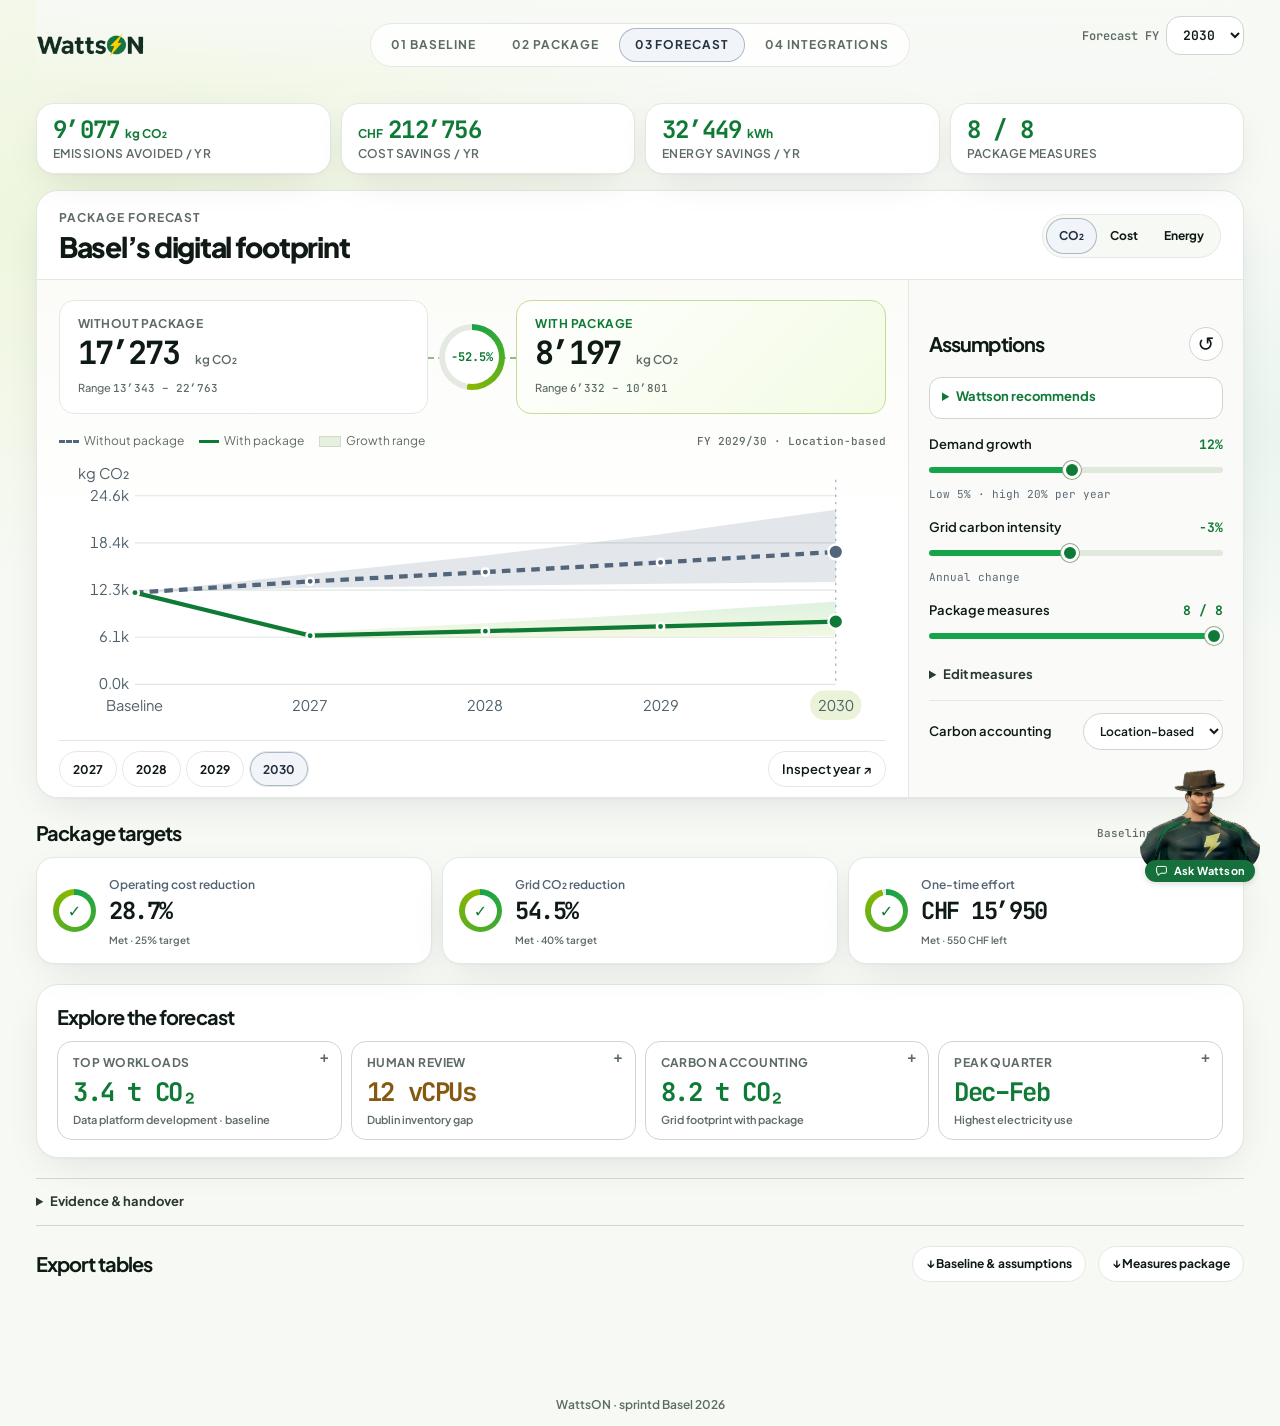
<file: frontend/forecast.html>
<!DOCTYPE html>
<html lang="en">
<head>
<meta charset="UTF-8">
<meta name="viewport" content="width=device-width, initial-scale=1.0">
<title>WattsOn · Forecast studio</title>
<link rel="icon" href="assets/WattsOn_favicon.ico" sizes="48x48"><link rel="icon" href="assets/WattsOn_favicon.svg" type="image/svg+xml"><link rel="apple-touch-icon" href="assets/WattsOn_apple-touch-icon.png">
<link href="https://fonts.googleapis.com/css2?family=Plus+Jakarta+Sans:wght@400;500;600;700;800&family=JetBrains+Mono:wght@400;500;700&display=swap" rel="stylesheet">
<style>
:root{
  --bg:#F7F9F5; --surface:#FFFFFF; --ink:#0F1A14; --ink2:#2B3A31; --mute:#5E6B64; --line:#E3E9E2; --line2:#CDD6CF;
  --volt:#C8F31D; --volt-d:#8CB800; --eco:#16A34A; --eco-d:#0F7A36; --elec:#2563EB; --elec-l:#DBEAFE; --red:#DC2626; --amber:#D97706;
  --zrh:#2F6BFF; --fra:#F2652F; --dub:#12B886; --eu:#8B5CF6;
  --r:22px; --shadow:0 1px 2px #0f1a1408,0 12px 40px -12px #0f1a1420;
}
*{box-sizing:border-box;margin:0;padding:0}
html{scroll-behavior:smooth}
body{background:var(--bg);color:var(--ink);font-family:var(--font-ui);font-size:16px;line-height:1.5;overflow-x:hidden;-webkit-font-smoothing:antialiased}
.mono{font-family:var(--font-data);font-variant-numeric:tabular-nums}
button{font-family:inherit;cursor:pointer}
:focus-visible{outline:3px solid var(--elec);outline-offset:3px;border-radius:8px}
#gl{position:fixed;inset:0;width:100%;height:100%;z-index:0;display:block}
.wrap{--page-gutter:36px;position:relative;z-index:2;max-width:1360px;margin:0 auto;padding:0 var(--page-gutter)}
.ico{width:1em;height:1em;stroke:currentColor;fill:none;stroke-width:2.2;stroke-linecap:round;stroke-linejoin:round;vertical-align:-.12em}

/* nav */
nav{position:sticky;top:0;z-index:30;display:flex;align-items:center;justify-content:space-between;padding:16px 0;background:linear-gradient(#F7F9F5f0,#F7F9F500);backdrop-filter:blur(14px)}
.logo{display:flex;align-items:center;gap:10px;font-weight:800;font-size:19px;letter-spacing:-.02em}
.logo .orb{width:30px;height:30px;border-radius:50%;background:radial-gradient(circle at 35% 35%,#fff 0,var(--volt) 30%,var(--volt-d) 80%);box-shadow:0 0 0 4px #C8F31D55,0 6px 18px #8CB80066}
.crumbs{display:flex;gap:4px;padding:4px;border:1px solid var(--line);border-radius:999px;background:#ffffffcc}
.crumbs span{padding:8px 16px;border-radius:999px;font-size:12px;font-weight:700;letter-spacing:.08em;text-transform:uppercase;color:var(--mute)}
.crumbs span.on{background:var(--ink);color:var(--volt)}
.nav-r{font-size:12px;color:var(--mute)}

/* hero */
.hero{padding:60px 0 30px;display:grid;grid-template-columns:1.15fr .85fr;gap:40px;align-items:end}
.eyebrow{display:inline-flex;align-items:center;gap:10px;font-size:11px;letter-spacing:.2em;text-transform:uppercase;font-weight:700;color:var(--eco-d);padding:7px 14px;border-radius:999px;background:#16A34A14;border:1px solid #16A34A33}
.eyebrow i{width:7px;height:7px;border-radius:50%;background:var(--eco);box-shadow:0 0 0 3px #16A34A33;animation:blink 1.8s infinite}
@keyframes blink{50%{opacity:.35}}
h1{font-size:clamp(46px,6.4vw,92px);font-weight:800;letter-spacing:-.05em;line-height:.96;margin:22px 0 16px}
h1 .g{background:linear-gradient(100deg,var(--eco) 0%,var(--volt-d) 55%,var(--elec) 100%);-webkit-background-clip:text;background-clip:text;color:transparent}
.lede{color:var(--mute);font-size:17px;max-width:560px}
.lede b{color:var(--ink)}
.hero-stats{display:grid;grid-template-columns:1fr 1fr;gap:12px}
.stat{padding:18px 20px;border-radius:18px;background:var(--surface);border:1px solid var(--line);box-shadow:var(--shadow)}
.stat b{display:block;font-family:'JetBrains Mono';font-size:28px;letter-spacing:-.03em;color:var(--eco-d)}
.stat span{font-size:11px;letter-spacing:.14em;text-transform:uppercase;color:var(--mute);font-weight:600}

/* compare */
.compare{display:grid;grid-template-columns:1fr 150px 1fr;margin-top:40px}
.panel{position:relative;border-radius:var(--r);background:var(--surface);border:1px solid var(--line);box-shadow:var(--shadow);padding:34px 36px;overflow:hidden;transition:transform .5s cubic-bezier(.2,.8,.2,1),box-shadow .5s}
.panel:hover{transform:translateY(-4px);box-shadow:0 30px 70px -20px #0f1a1433}
.panel.after{background:linear-gradient(160deg,#ffffff,#F3FCE1);border-color:#C8F31D}
.panel.after::after{content:"";position:absolute;top:-140px;right:-140px;width:380px;height:380px;background:radial-gradient(circle,#C8F31D66,transparent 60%);pointer-events:none}
.ph{display:flex;justify-content:space-between;align-items:center;font-size:11px;letter-spacing:.2em;text-transform:uppercase;color:var(--mute);font-weight:700}
.ph .pill{padding:4px 10px;border-radius:999px;border:1px solid var(--line);font-family:'JetBrains Mono';letter-spacing:0;text-transform:none;font-weight:500;background:#fff}
.panel.after .ph{color:var(--eco-d)}
.big{display:flex;align-items:baseline;gap:12px;margin:22px 0 4px;position:relative;z-index:1}
.big .num{font-family:'JetBrains Mono';font-weight:700;font-size:clamp(44px,4.6vw,68px);letter-spacing:-.05em;line-height:1}
.big small{font-size:15px;color:var(--mute);font-weight:600}
.unit{font-size:13px;color:var(--mute);margin-bottom:22px;display:flex;align-items:center;gap:8px;flex-wrap:wrap;position:relative;z-index:1}
.sep{height:1px;background:var(--line);margin:22px 0}
.n{cursor:pointer;position:relative;display:inline-block;border-radius:10px;padding:0 6px;margin:0 -6px;transition:.25s;text-decoration:underline dotted var(--line2);text-underline-offset:6px;text-decoration-thickness:2px}
.n:hover{background:var(--volt);text-decoration-color:transparent;color:var(--ink)}
.n::after{content:"explain";position:absolute;top:-24px;right:0;font:700 10px/1 'Plus Jakarta Sans';letter-spacing:.14em;text-transform:uppercase;color:#fff;background:var(--ink);padding:6px 9px;border-radius:7px;opacity:0;transform:translateY(6px);transition:.25s;pointer-events:none;white-space:nowrap}
.n:hover::after{opacity:1;transform:none}
.bars{display:flex;flex-direction:column;gap:10px;position:relative;z-index:1}
.bar{display:grid;grid-template-columns:84px 1fr 64px;align-items:center;gap:12px}
.bar .lab{font-size:11px;letter-spacing:.12em;text-transform:uppercase;color:var(--mute);font-weight:600}
.bar .trk{height:10px;border-radius:999px;background:#0f1a140d;position:relative;overflow:hidden}
.bar .fill{position:absolute;inset:0;width:0;border-radius:999px;transition:width 1.4s cubic-bezier(.2,.8,.2,1)}
.bar .ghost{position:absolute;inset:0;border-radius:999px;background:repeating-linear-gradient(90deg,#0f1a1422 0 3px,transparent 3px 6px)}
.bar .v{text-align:right;font-family:'JetBrains Mono';font-size:12px;color:var(--mute)}
.c-zrh{background:var(--zrh)}.c-fra{background:var(--fra)}.c-dub{background:var(--dub)}.c-eu{background:var(--eu)}
.spine{display:flex;flex-direction:column;align-items:center;justify-content:center;gap:40px;position:relative;z-index:2}
.hop{position:relative;width:100%;display:grid;place-items:center}
.hop::before{content:"";position:absolute;left:-8px;right:-4px;top:50%;height:4px;transform:translateY(-50%);border-radius:2px;background:repeating-linear-gradient(90deg,var(--eco) 0 10px,transparent 10px 18px);animation:dash .8s linear infinite;opacity:.85}
.hop::after{content:"";position:absolute;right:-12px;top:50%;transform:translateY(-50%);border:9px solid transparent;border-left:14px solid var(--eco);filter:drop-shadow(0 0 6px #16A34A88)}
@keyframes dash{to{background-position:18px 0}}
.hop .cap{position:absolute;top:-18px;left:50%;transform:translateX(-50%);font-size:9px;letter-spacing:.2em;text-transform:uppercase;font-weight:800;color:var(--eco-d);background:#F7F9F5;padding:2px 8px;border-radius:999px;white-space:nowrap}
.ring{position:relative;width:118px;height:118px;display:grid;place-items:center;z-index:1}
.ring .lbl svg{width:22px;height:22px;stroke:var(--ink);fill:none;stroke-width:2;stroke-linecap:round;stroke-linejoin:round;margin-bottom:3px}
.ring .lbl .co2t{font:800 9px 'JetBrains Mono';fill:var(--ink);stroke:none}
.ring>svg{position:absolute;inset:0;transform:rotate(-90deg)}
.ring circle{fill:none;stroke-width:8;stroke-linecap:round}
.ring .bgc{stroke:#0f1a1410}
.ring .fg{stroke:url(#gr);stroke-dasharray:314;stroke-dashoffset:314;transition:stroke-dashoffset 1.8s cubic-bezier(.2,.8,.2,1)}
.ring .lbl{text-align:center;background:#fff;border-radius:50%;width:88px;height:88px;display:grid;place-items:center;align-content:center;box-shadow:var(--shadow)}
.ring .lbl b{font-family:'JetBrains Mono';font-size:17px;letter-spacing:-.04em;display:block;line-height:1;color:var(--eco-d)}
.ring .lbl span{font-size:9px;letter-spacing:.18em;text-transform:uppercase;color:var(--mute);font-weight:700}

/* cta */
.cta{margin:40px 0 0;display:grid;grid-template-columns:1fr auto;gap:30px;align-items:center;padding:28px 34px;border-radius:var(--r);background:var(--ink);color:#fff;position:relative;overflow:hidden}
.cta::before{content:"";position:absolute;inset:-60%;background:conic-gradient(from 0deg,transparent 0 72%,#C8F31D33 86%,transparent 100%);animation:spin 10s linear infinite;pointer-events:none}
@keyframes spin{to{transform:rotate(360deg)}}
.cta>*{position:relative}
.cta h3{font-size:26px;letter-spacing:-.02em;font-weight:800}
.cta p{color:#B8C4BD;margin-top:4px;font-size:14px}
.cta p b{color:var(--volt)}
.go{display:inline-flex;align-items:center;gap:16px;padding:18px 26px 18px 20px;border-radius:999px;border:0;background:var(--volt);color:var(--ink);font:800 14px 'Plus Jakarta Sans';letter-spacing:.06em;text-transform:uppercase;box-shadow:0 14px 40px #C8F31D55;transition:.3s}
.go:hover{transform:translateY(-2px) scale(1.02);box-shadow:0 20px 50px #C8F31D88}
.go .sw{width:52px;height:28px;border-radius:999px;background:var(--ink);position:relative;transition:.3s}
.go .sw::after{content:"";position:absolute;top:4px;left:4px;width:20px;height:20px;border-radius:50%;background:var(--volt);transition:.3s cubic-bezier(.3,1.5,.5,1)}
.go.on .sw::after{left:28px;background:#fff}
.go .meta{display:block;font:500 11px 'JetBrains Mono';text-transform:none;letter-spacing:0;opacity:.7}

/* sections */
section{margin-top:84px}
.sh{display:flex;align-items:end;justify-content:space-between;margin-bottom:26px}
.sh h2{font-size:38px;letter-spacing:-.035em;font-weight:800;line-height:1.05}
.sh h2 span{color:var(--mute);font-weight:500}
.sh p{color:var(--mute);font-size:13px}
.measures{display:grid;grid-template-columns:repeat(4,1fr);gap:16px}
.m{position:relative;padding:22px 22px 18px;border-radius:20px;border:1px solid var(--line);background:var(--surface);box-shadow:var(--shadow);cursor:pointer;transition:.35s cubic-bezier(.2,.8,.2,1);overflow:hidden;min-height:230px;display:flex;flex-direction:column}
.m:hover{transform:translateY(-6px);border-color:var(--volt-d);box-shadow:0 30px 60px -20px #0f1a1433}
.m .id{font-family:'JetBrains Mono';font-size:11px;color:var(--eco-d);letter-spacing:.1em;font-weight:700}
.m .tag{position:absolute;top:18px;right:18px;font-size:9px;letter-spacing:.14em;text-transform:uppercase;padding:4px 8px;border-radius:999px;font-weight:800}
.m .tag.auto{background:#C8F31D55;color:#3F5A00}
.m .tag.human{background:#DC262614;color:var(--red)}
.m h4{font-size:15px;font-weight:700;margin:10px 0 6px;line-height:1.3;letter-spacing:-.01em;padding-right:10px}
.m p{font-size:12.5px;color:var(--mute);flex:1}
.m .fig{display:flex;align-items:baseline;gap:6px;margin-top:14px}
.m .fig b{font-family:'JetBrains Mono';font-size:30px;letter-spacing:-.04em;line-height:1}
.m .fig span{font-size:11px;color:var(--mute)}
.m .sub{display:flex;justify-content:space-between;font-family:'JetBrains Mono';font-size:11px;color:var(--mute);margin-top:6px}
.m .glow{position:absolute;left:0;right:0;bottom:0;height:4px;background:linear-gradient(90deg,var(--eco),var(--volt));transform-origin:left;transform:scaleX(var(--p))}
.m.big-m{grid-column:span 2;background:linear-gradient(140deg,#F3FCE1,#fff);border-color:#C8F31D}
.m.big-m .fig b{font-size:46px;color:var(--eco-d)}
.m.total{grid-column:span 3;background:var(--ink);color:#fff;border-color:var(--ink)}
.m.total p,.m.total .sub,.m.total .fig span{color:#B8C4BD}.m.total .fig b{color:var(--volt)}.m.total .id{color:var(--volt)}
.cards{display:grid;grid-template-columns:repeat(3,1fr);gap:20px;perspective:1400px}
.card{position:relative;padding:28px;border-radius:var(--r);border:1px solid var(--line);background:var(--surface);box-shadow:var(--shadow);transition:transform .15s ease-out,box-shadow .4s;transform-style:preserve-3d}
.card .stamp{display:inline-flex;align-items:center;gap:8px;font-size:10px;letter-spacing:.16em;text-transform:uppercase;padding:6px 12px;border-radius:999px;font-weight:800;color:var(--amber);background:#D9770614}
.card .stamp i{width:6px;height:6px;border-radius:50%;background:currentColor;animation:blink 1.4s infinite}
.card .stamp.ok{color:var(--eco-d);background:#16A34A1A}.card .stamp.no{color:var(--red);background:#DC26261A}
.card .who{display:flex;align-items:center;gap:10px;margin:18px 0 10px;font-size:12px;color:var(--mute);font-weight:600}
.card .who i{width:32px;height:32px;border-radius:50%;display:grid;place-items:center;font:800 11px 'Plus Jakarta Sans';font-style:normal;background:var(--elec-l);color:var(--elec)}
.card h3{font-size:20px;font-weight:700;line-height:1.25;letter-spacing:-.015em}
.card h3 code{font-family:'JetBrains Mono';font-size:14px;color:var(--eco-d);background:#16A34A14;padding:2px 7px;border-radius:6px}
.card .why{font-size:13px;color:var(--mute);margin:10px 0 16px}
.card .figs{display:grid;grid-template-columns:repeat(3,1fr);gap:8px;margin-bottom:14px}
.card .figs div{padding:12px;border-radius:14px;background:var(--bg);border:1px solid var(--line)}
.card .figs b{display:block;font-family:'JetBrains Mono';font-size:18px;letter-spacing:-.03em}
.card .figs span{font-size:10px;letter-spacing:.12em;text-transform:uppercase;color:var(--mute);font-weight:600}
.card .guard{font-size:12px;line-height:1.55;padding:12px 14px;border-radius:14px;background:#DC26260A;border:1px solid #DC262626;margin-bottom:18px}
.card .guard b{color:var(--red)}
.card .acts{display:grid;grid-template-columns:1fr 1fr 1fr;gap:8px}
.card .acts button{padding:13px 8px;border-radius:12px;border:1px solid var(--line);background:#fff;color:var(--ink);font:800 12px 'Plus Jakarta Sans';letter-spacing:.08em;text-transform:uppercase;transition:.2s}
.card .acts .ex:hover{background:var(--bg)}
.card .acts .ok{background:var(--ink);color:var(--volt);border-color:var(--ink)}
.card .acts .ok:hover{box-shadow:0 10px 24px #0f1a1444;transform:translateY(-1px)}
.card .acts .no:hover{background:var(--red);border-color:var(--red);color:#fff}
.card.done{opacity:.55}.card.done .acts{display:none}
.reveal{opacity:0;transform:translateY(24px);transition:.8s cubic-bezier(.2,.8,.2,1)}
.reveal.in{opacity:1;transform:none}
.reveal .m,.reveal .card{opacity:0;transform:translateY(18px) scale(.97);transition:opacity .45s cubic-bezier(.34,1.3,.5,1),transform .45s cubic-bezier(.34,1.3,.5,1)}
.reveal.in .m,.reveal.in .card{opacity:1;transform:none}
.measures .m{transition-delay:calc(var(--i,0)*45ms)}.cards .card{transition-delay:calc(var(--i,0)*70ms)}

/* ═══════ TREE EXPLORER ═══════ */
.explorer{position:fixed;inset:0;z-index:50;background:#F7F9F5;display:flex;flex-direction:column;opacity:0;pointer-events:none;transition:opacity .35s}
body.explore .explorer{opacity:1;pointer-events:auto}
.explorer::before{content:"";position:absolute;inset:0;background-image:radial-gradient(#0f1a1414 1px,transparent 1px);background-size:26px 26px;pointer-events:none}
.ex-top{position:relative;z-index:2;display:flex;align-items:center;gap:20px;padding:16px 28px;background:#ffffffee;backdrop-filter:blur(14px);border-bottom:1px solid var(--line)}
.ex-top .k{font-size:10px;letter-spacing:.22em;text-transform:uppercase;color:var(--eco-d);font-weight:800}
.ex-top .h{font-family:'JetBrains Mono';font-weight:700;font-size:30px;letter-spacing:-.05em;line-height:1}
.ex-top .s{font-size:13px;color:var(--mute)}
.ex-story{flex:1;margin:0 10px;padding:12px 18px;border-radius:14px;background:var(--ink);color:#fff;font-size:14px;line-height:1.5;display:flex;gap:12px;align-items:center;min-width:0}
.ex-story .b{font-family:'JetBrains Mono';background:var(--volt);color:var(--ink);padding:1px 7px;border-radius:6px;font-weight:700;white-space:nowrap}
.ex-tools{display:flex;gap:8px}
.ex-tools button{height:40px;padding:0 14px;border-radius:999px;border:1px solid var(--line);background:#fff;font-weight:700;font-size:12px;letter-spacing:.06em;text-transform:uppercase;display:inline-flex;align-items:center;gap:8px;transition:.2s}
.ex-tools button:hover{background:var(--ink);color:#fff;border-color:var(--ink)}
.ex-tools .x{width:40px;padding:0;justify-content:center;font-size:18px}
.ex-body{position:relative;flex:1;display:grid;grid-template-columns:1fr 360px;min-height:0}
.canvas{position:relative;overflow:auto;cursor:grab}
.canvas:active{cursor:grabbing}
.stage{position:relative;transform-origin:0 0;transition:transform .4s cubic-bezier(.2,.8,.2,1)}
.edges{position:absolute;inset:0;overflow:visible;pointer-events:none}
.edges path.e{fill:none;stroke:var(--line2);stroke-width:2.5;stroke-linecap:round;transition:d .5s}
.edges path.e.hot{stroke:var(--eco);stroke-width:3}
.edges .spark{fill:var(--volt-d);filter:drop-shadow(0 0 4px var(--volt))}
.edges .opb{font:800 13px 'JetBrains Mono';fill:#fff}
.edges .opc{fill:var(--ink)}
.tn{position:absolute;width:232px;border-radius:18px;background:#fff;border:1.5px solid var(--line);box-shadow:var(--shadow);padding:14px 16px 12px;transition:left .5s cubic-bezier(.2,.8,.2,1),top .5s cubic-bezier(.2,.8,.2,1),box-shadow .25s,transform .25s;cursor:pointer;animation:pop .45s cubic-bezier(.34,1.4,.5,1) both}
@keyframes pop{from{opacity:0;transform:scale(.8)}to{opacity:1;transform:none}}
.tn:hover{transform:translateY(-3px);box-shadow:0 20px 44px -16px #0f1a1444;border-color:var(--volt-d)}
.tn.sel{border-color:var(--ink);box-shadow:0 0 0 4px #C8F31D88,0 20px 44px -16px #0f1a1444}
.tn.root{background:var(--ink);color:#fff;border-color:var(--ink)}
.tn.leaf{background:linear-gradient(160deg,#fff,#F3FCE1)}
.tn .l{font-weight:700;font-size:13.5px;line-height:1.25;letter-spacing:-.01em;padding-right:30px}
.tn .s{font-size:11px;color:var(--mute);margin-top:2px}
.tn.root .s{color:#B8C4BD}
.tn .v{font-family:'JetBrains Mono';font-weight:700;font-size:22px;letter-spacing:-.04em;margin-top:8px;line-height:1}
.tn .v em{font-style:normal;font-weight:500;font-size:11px;color:var(--mute);margin-left:4px}
.tn.root .v{color:var(--volt)}
.tn .tg{position:absolute;top:12px;right:12px;width:26px;height:26px;border-radius:50%;border:1.5px solid var(--line2);background:#fff;display:grid;place-items:center;font-size:12px;color:var(--ink);transition:.25s}
.tn.root .tg{background:var(--volt);border-color:var(--volt)}
.tn.open .tg{transform:rotate(180deg);background:var(--ink);color:var(--volt);border-color:var(--ink)}
.tn .tg b{font:800 10px 'JetBrains Mono'}
.tn .src{display:inline-flex;align-items:center;gap:5px;margin-top:8px;font:500 10px 'JetBrains Mono';padding:3px 8px;border-radius:999px;background:var(--bg);border:1px solid var(--line);color:var(--mute);max-width:100%;overflow:hidden;text-overflow:ellipsis;white-space:nowrap}
.tn.root .src{background:#ffffff14;border-color:#ffffff22;color:#B8C4BD}
.tn .src::before{content:"";width:5px;height:5px;border-radius:50%;background:var(--elec);flex:none}
.tn .warn{position:absolute;top:-10px;left:12px;background:var(--red);color:#fff;font:800 9px 'Plus Jakarta Sans';letter-spacing:.12em;text-transform:uppercase;padding:3px 8px;border-radius:999px}
.tn .mini{height:5px;border-radius:999px;background:linear-gradient(90deg,var(--eco),var(--volt) 40%,var(--amber) 75%,var(--red));margin-top:10px;position:relative;opacity:.8}
.tn .mini i{position:absolute;top:-4px;width:3px;height:13px;background:var(--ink);border-radius:2px;left:var(--x)}

/* reading pane */
.read{position:relative;z-index:2;border-left:1px solid var(--line);background:#fff;padding:26px;overflow-y:auto}
.read .k{font-size:10px;letter-spacing:.22em;text-transform:uppercase;color:var(--mute);font-weight:800;margin-bottom:8px}
.read h3{font-size:22px;letter-spacing:-.03em;font-weight:800;line-height:1.15}
.read .val{font-family:'JetBrains Mono';font-size:40px;font-weight:700;letter-spacing:-.05em;margin:10px 0 18px;color:var(--eco-d)}
.read .val em{font-style:normal;font-size:14px;font-weight:500;color:var(--mute);margin-left:6px}
.read .formula{padding:14px 16px;border-radius:14px;background:var(--ink);color:#fff;font-family:'JetBrains Mono';font-size:13px;line-height:2;margin-bottom:16px}
.read .formula .chip{background:var(--volt);color:var(--ink);padding:1px 7px;border-radius:6px;font-weight:700}
.read .note{font-size:13px;color:var(--ink2);padding:12px 14px;border-radius:12px;background:var(--bg);border:1px solid var(--line);margin-bottom:10px;line-height:1.55}
.read .note b{color:var(--ink)}
.read .warnb{font-size:13px;color:#7F1D1D;padding:12px 14px;border-radius:12px;background:#DC26260F;border:1px solid #DC262633;margin-bottom:10px;line-height:1.55}
.read .srcs{display:flex;flex-wrap:wrap;gap:6px;margin:12px 0 20px}
.read .srcs span{font:500 11px 'JetBrains Mono';padding:5px 10px;border-radius:999px;background:var(--elec-l);color:#1E40AF}
.read .sens h4{font-size:10px;letter-spacing:.2em;text-transform:uppercase;color:var(--mute);font-weight:800;margin-bottom:10px}
.read .range{position:relative;height:10px;border-radius:999px;background:linear-gradient(90deg,var(--eco),var(--volt) 40%,var(--amber) 75%,var(--red));margin:18px 0 8px}
.read .range i{position:absolute;top:-6px;width:4px;height:22px;border-radius:2px;background:var(--ink);left:var(--x)}
.read .rl{display:flex;justify-content:space-between;font-family:'JetBrains Mono';font-size:11px;color:var(--mute)}
.read .hint{margin-top:26px;font-size:12px;color:var(--mute);display:flex;gap:10px;align-items:flex-start}
.read .hint svg{flex:none;margin-top:3px;color:var(--eco)}

/* Wattson's portrait and chat share one fixed corner. */
:root{
  --watson-edge:max(20px,env(safe-area-inset-right));
  --watson-foot:max(18px,env(safe-area-inset-bottom));
  --watson-size:120px;
  --watson-shape:35% 35% 24% 24% / 28% 28% 22% 22%;
  --chat-foot:calc(var(--watson-foot) + var(--watson-size) + 20px);
}
.fab{
  position:fixed;right:var(--watson-edge);bottom:var(--watson-foot);z-index:61;
  width:var(--watson-size);height:calc(var(--watson-size) + 8px);
  display:grid;justify-items:center;align-content:start;isolation:isolate;
  background:transparent;border:0;color:#f7f3e7;-webkit-tap-highlight-color:transparent;
}
.fab:focus-visible{outline-offset:5px;border-radius:50% 50% 22px 22px}
.watson-bezel{
  width:100%;aspect-ratio:1;border-radius:var(--watson-shape);padding:3px;display:grid;
  background:conic-gradient(from -40deg,#fbefd0,#c0a77c 18%,#77684e 38%,#e4d4ab 55%,#9c8660 72%,#e9ddbe 90%,#fbefd0);
  box-shadow:0 0 0 1px #27372c,0 3px 4px #19271a38,0 9px 22px -4px #12231566;
  transition:box-shadow .22s ease;
}
.watson-portrait{
  position:relative;display:block;overflow:hidden;border-radius:var(--watson-shape);
  background-color:#243b34;background-repeat:no-repeat;background-position:0% 0%;background-size:600% 800%;

  box-shadow:inset 0 0 0 2px #142219,inset 0 0 10px #10171070;
}
.watson-portrait::after{
  content:"";position:absolute;inset:0;border-radius:inherit;pointer-events:none;
  box-shadow:inset 0 0 0 1px #17251b,inset 0 -10px 15px -10px #09100d;
  background:linear-gradient(125deg,#fff5d50c,transparent 40%);
}
.watson-label{
  position:absolute;bottom:0;display:inline-flex;align-items:center;gap:6px;white-space:nowrap;
  border:1px solid #a69970;border-radius:999px;padding:4px 10px 5px;
  background:linear-gradient(150deg,#2d3930,#122219 75%);color:#fcfaf2;
  font:700 11px/1.2 'Plus Jakarta Sans',system-ui,sans-serif;letter-spacing:.015em;
  box-shadow:0 2px 6px #0f1a1433;transition:background .2s;
}
.watson-label .ico{width:13px;height:13px;color:var(--volt);stroke-width:1.8}
.fab[aria-expanded="true"] .open-mark,.fab[aria-expanded="false"] .close-mark{display:none}
@media(hover:hover){
  .fab:hover .watson-bezel{box-shadow:0 0 0 1px #263a28,0 0 0 4px #91a77840,0 10px 25px -4px #12231570}
}
.chat{
  position:fixed;right:var(--watson-edge);bottom:var(--chat-foot);z-index:60;
  width:min(400px,calc(100vw - var(--watson-edge) - 12px));height:580px;
  max-height:calc(100vh - var(--chat-foot) - 12px);max-height:calc(100dvh - var(--chat-foot) - max(12px,env(safe-area-inset-top)));
  display:flex;flex-direction:column;overflow:hidden;border:1px solid #c5cfc3;border-radius:22px;
  background:var(--surface);box-shadow:0 24px 64px -18px #10231955,0 2px 8px #10231917;
  transform-origin:100% 100%;transform:translateY(9px) scale(.985);opacity:0;visibility:hidden;pointer-events:none;
  transition:transform .24s ease,opacity .2s,visibility 0s .24s;
}
body.chat-open .chat{transform:none;opacity:1;visibility:visible;pointer-events:auto;transition-delay:0s}
.ch-top{
  display:flex;align-items:center;justify-content:space-between;gap:12px;flex:none;padding:13px 16px 13px 20px;
  color:#faf8f0;background:linear-gradient(110deg,#233a2d,#10231b 86%);border-bottom:1px solid #ac9a71;
}
.ch-top h2{font:800 var(--text-section)/1.2 var(--font-ui);letter-spacing:-.035em}
.ch-top .role{display:flex;align-items:center;gap:7px;margin-top:4px;color:#d6dfd2;font-size:11px}
.ch-top .role i{width:6px;height:6px;border-radius:50%;background:var(--volt)}
.ch-top .x{
  flex:none;width:44px;height:44px;display:grid;place-items:center;border:1px solid #ffffff38;
  border-radius:50%;background:transparent;color:#f6f6e9;font-size:17px;
}
.ch-top .x:hover{background:#ffffff19}
.ch-top .x:focus-visible{outline-color:var(--volt)}
@media(max-width:540px){
  :root{--watson-edge:max(12px,env(safe-area-inset-right));--watson-foot:max(12px,env(safe-area-inset-bottom));--watson-size:98px}
}
@media(max-height:530px) and (min-width:540px){
  .chat{right:calc(var(--watson-edge) + var(--watson-size) + 14px);bottom:var(--watson-foot);
    max-height:calc(100vh - var(--watson-foot) - 12px);max-height:calc(100dvh - var(--watson-foot) - 12px)}
}
@media(max-height:570px){
  .ch-top{padding-block:7px}.chat .chips{flex-wrap:nowrap;overflow-x:auto}.chips button{white-space:nowrap}
}
.ch-meter{display:flex;gap:10px;align-items:center;padding:10px 16px;background:#F3FCE1;border-bottom:1px solid var(--line);font-size:11px;color:var(--ink2);font-weight:600}
.ch-meter .bar{flex:1;height:6px;border-radius:999px;background:#0f1a1412;overflow:hidden}
.ch-meter .bar i{display:block;height:100%;width:0;background:linear-gradient(90deg,var(--eco),var(--volt));transition:width 1.2s cubic-bezier(.2,.8,.2,1)}
.ch-meter b{font-family:'JetBrains Mono';color:var(--eco-d)}
.ch-msgs{min-height:0;flex:1;overflow-y:auto;padding:16px;display:flex;flex-direction:column;gap:10px;background:var(--bg)}
.msg{max-width:86%;padding:11px 14px;border-radius:16px;font-size:13.5px;line-height:1.5;animation:msg .35s cubic-bezier(.2,.9,.2,1) both}
@keyframes msg{from{opacity:0;transform:translateY(8px)}to{opacity:1;transform:none}}
.msg.bot{align-self:flex-start;background:#fff;border:1px solid var(--line);border-bottom-left-radius:4px;box-shadow:var(--shadow)}
.msg.me{align-self:flex-end;background:var(--ink);color:#fff;border-bottom-right-radius:4px}
.msg .n{text-decoration-color:var(--volt-d);font-weight:700}
.msg .kpi{display:flex;gap:8px;margin-top:8px}
.msg .kpi div{flex:1;padding:8px 10px;border-radius:10px;background:var(--bg);border:1px solid var(--line)}
.msg .kpi b{display:block;font-family:'JetBrains Mono';font-size:15px;color:var(--eco-d)}
.msg .kpi span{font-size:9px;letter-spacing:.12em;text-transform:uppercase;color:var(--mute);font-weight:700}
.msg.typing{display:flex;gap:4px;padding:14px 16px}
.msg.typing i{width:7px;height:7px;border-radius:50%;background:var(--mute);animation:dot 1s infinite}
.msg.typing i:nth-child(2){animation-delay:.15s}.msg.typing i:nth-child(3){animation-delay:.3s}
@keyframes dot{0%,80%,100%{transform:translateY(0);opacity:.4}40%{transform:translateY(-5px);opacity:1}}
.chips{display:flex;gap:6px;padding:10px 12px 0;flex-wrap:wrap;background:#fff;border-top:1px solid var(--line)}
.chips button{font-size:11.5px;font-weight:600;padding:7px 11px;border-radius:999px;border:1px solid var(--line);background:#fff;color:var(--ink2);transition:.2s}
.chips button:hover{background:var(--volt);border-color:var(--volt)}
.ch-in{display:flex;gap:8px;padding:10px 12px 12px;background:#fff}
.ch-in input{flex:1;height:44px;padding:0 16px;border-radius:999px;border:1px solid var(--line2);font:500 14px 'Plus Jakarta Sans';background:var(--bg)}
.ch-in input:focus{outline:none;border-color:var(--ink);background:#fff}
.ch-in button{width:44px;height:44px;border-radius:50%;border:0;background:var(--ink);color:var(--volt);display:grid;place-items:center;font-size:18px}
.ch-in button:hover{background:var(--eco-d)}
.toast{position:fixed;left:50%;bottom:30px;transform:translate(-50%,140px);background:var(--ink);color:#fff;padding:14px 22px;border-radius:999px;font-size:13px;z-index:65;transition:.45s cubic-bezier(.2,.9,.2,1);display:flex;gap:12px;align-items:center;box-shadow:0 20px 60px #0f1a1455}
.toast.on{transform:translate(-50%,0)}.toast b{color:var(--volt)}
@media(max-width:1000px){.hero{grid-template-columns:1fr}.compare{grid-template-columns:1fr}.spine{flex-direction:row;padding:20px 0}.spine::before,.spine .flow{display:none}.measures{grid-template-columns:1fr 1fr}.m.total{grid-column:span 2}.cards{grid-template-columns:1fr}.cta{grid-template-columns:1fr}.ex-body{grid-template-columns:1fr}.read{display:none}.ex-story{display:none}}
@media(prefers-reduced-motion:reduce){*,*::before,*::after{animation:none!important;transition:none!important}#gl{display:none}.reveal,.reveal .m,.reveal .card{opacity:1;transform:none}.bar .fill{width:var(--w)!important}}
/* Offline 3D portrait. Character geometry and skin materials adapted from the MakeHuman Community CC0 assets. */
.watson-portrait{background-image:url(assets/WattsOn_portrait.webp)}
.atlas-summary + .compare{margin-top:16px}
.package-content{margin-top:32px}
#approvals{scroll-margin-top:90px;background:#edf2eb;border:1px solid #cbd6c8;border-radius:20px;padding:16px}
.approval-head{display:flex;align-items:center;gap:10px;margin-bottom:12px}
.approval-head h2{font-size:17px;letter-spacing:-.025em}
.approval-head span,.card h3 small{font:600 11px var(--font-data);border-radius:7px;background:white;padding:4px 7px}
.approval-link{color:var(--volt);text-underline-offset:3px}
#approvals .card{display:flex;flex-direction:column;padding:18px;min-width:0}
#approvals .stamp{align-self:start}
#approvals .who{margin:10px 0 6px}
#approvals .guard{background:#f7f8f4;border-color:var(--line);color:var(--ink2)}
#approvals .guard b{color:var(--ink)}
#approvals .acts{margin-top:auto}
#approvals .acts [hidden]{display:none}
#approvals .revise{grid-column:span 2}
#approvals .figs div{min-width:0}
@media(max-width:550px){#approvals{padding:10px}.approval-head{padding:4px}}
.decision-strip{display:inline-flex;align-items:center;padding-right:8px;gap:1px;border-radius:8px;background:#fff0cc;color:#794500;font:700 13px var(--font-data)}.decision-strip[hidden]{display:none}
.card .stamp.decision-icon,.m .tag.human.decision-icon,.decision-strip .decision-icon{display:inline-grid;place-items:center;padding:0;border-radius:50%;width:28px;height:28px;line-height:1;color:var(--status-fg);background:var(--status-bg)}
.decision-icon[data-state=pending]{--status-fg:#925600;--status-bg:#fff0cc}
.decision-icon[data-state=ok]{--status-fg:#176d36;--status-bg:#dcf4df}
.decision-icon[data-state=no]{--status-fg:#a1332f;--status-bg:#fae4df}
.decision-icon svg{width:18px;height:18px;fill:none;stroke:currentColor;stroke-width:2;stroke-linecap:round;stroke-linejoin:round}
#approvals .card .stamp{position:absolute;right:16px;top:16px}
#approvals .who{margin:0 38px 8px 0}
.approval-head .status-reader{position:absolute;width:1px;height:1px;overflow:hidden;clip-path:inset(50%);padding:0}
</style>
<link rel="stylesheet" href="assets/WattsOn_timeline.css?v=aligned-nav"><script src="assets/WattsOn_timeline.js?v=footer-bottom"></script><style>.forecast nav a{text-decoration:none;display:flex}.year{justify-self:end;display:flex;align-items:center;gap:7px;font-weight:600;color:#536072;font-size:12px}.forecast select,.forecast button{font:600 13px var(--font-ui);color:#243244}.forecast select,.forecast-title button,.downloads button{border:1px solid #cbd4db;background:white;border-radius:10px;padding:9px 12px}.forecast-title{display:flex;align-items:center;justify-content:space-between;margin:21px 0 17px}.forecast-title h1{font-size:clamp(32px,3.4vw,52px);margin:0;letter-spacing:-.06em}.forecast-title p,.downloads p{font-size:13px;color:#536072;margin-top:5px}.studio{display:grid;grid-template-columns:minmax(0,2.15fr) minmax(255px,1fr);gap:16px;align-items:start}.plotcard,.controls,.targets,.downloads,.evidence>details{border:1px solid #d4ddd8;background:#fff;border-radius:18px;box-shadow:0 4px 14px #26314208}.plotcard,.controls{padding:clamp(14px,2vw,27px)}.plothead,.section-head,.downloads{display:flex;align-items:center;justify-content:space-between;gap:12px}.forecast h2{font-size:21px;letter-spacing:-.045em}.kicker,.rangeText,.targets small,.section-head span{font:11px 'JetBrains Mono',monospace;color:#546473}.kicker{letter-spacing:.06em}.seg{display:flex;padding:3px;background:#eef2f4;border-radius:12px}.seg button{border:none;background:transparent;padding:7px 10px;border-radius:9px}.seg [aria-pressed=true]{background:#fff;box-shadow:0 1px 5px #1a324622}.keys{display:flex;gap:16px;flex-wrap:wrap;margin:14px 0 0;color:#4d6070;font-size:11px}.key:before{display:inline-block;vertical-align:middle;content:'';width:20px;height:0;margin-right:5px;border-top:3px solid #137568}.key.base:before{border-top:3px dashed #83609e}.key.band:before{height:9px;border:0;background:#d9e5e5}#chart svg{display:block;width:100%;height:clamp(220px,20vw,300px)}.readouts,.targets{display:grid;grid-template-columns:repeat(3,1fr);gap:10px}.readouts>div{border-top:2px solid #d1d9dc;padding-top:8px}.readouts strong,.targets b{display:block;font:650 clamp(16px,1.8vw,27px) 'JetBrains Mono',monospace;letter-spacing:-.06em}.readouts small,.controls small,.forecast details small{font-size:11px;color:#596873}.readouts>div:nth-child(2){border-color:#137568}.forecast summary{cursor:pointer;font-size:13px;font-weight:700}.values,.pick{margin-top:15px;border-top:1px solid #dce3df;padding-top:10px}.scroll{overflow:auto}.forecast table{border-collapse:collapse;width:100%;font-size:11px;text-align:left}.forecast th,.forecast td{padding:8px 4px;border-bottom:1px solid #e1e6e4}.knob{display:grid;grid-template-columns:1fr auto;align-items:center;gap:7px;margin-top:18px}.knob label,.basis{font-size:13px;font-weight:600}.knob output{font:700 13px var(--font-data);color:#15685d}.knob input,.knob small{grid-column:1/-1}.knob input{width:100%;accent-color:#15796c}.basis{display:grid;gap:5px;margin-top:16px}#measureList label{display:flex;align-items:center;gap:6px;font-size:12px;padding:5px 0}.compact{margin-top:24px}.section-head{margin-bottom:9px;flex-wrap:wrap}.targets{padding:14px 20px}.targets>div+div{border-left:1px solid #d6dfdb;padding-left:12px}.targets em{display:inline-block;font:600 10px var(--font-ui);padding:3px 6px;border-radius:5px;background:#eef5f0;color:#216140}.targets em.miss{color:#894310;background:#fff0dc}.evidence{display:grid;grid-template-columns:1fr 1fr;gap:8px;align-items:start}.evidence>details{padding:13px 16px;border-radius:12px}.evidence p{font-size:13px;line-height:1.55;margin:8px 0;color:#41515c}.downloads{padding:18px;margin-top:20px;justify-content:flex-start;flex-wrap:wrap}.downloads div{margin-right:auto}.year select{max-width:100%}@media(max-width:800px){.studio{grid-template-columns:1fr}.forecast .year{grid-area:1/2}.forecast{--page-gutter:15px}.controls{display:grid;grid-template-columns:1fr 1fr;gap:8px 18px}.controls h2{grid-column:1/-1}.controls .knob{margin:5px 0}.basis{margin:0}}@media(max-width:540px){.year{font-size:10px}.controls,.evidence{display:block}.controls .knob,.basis{margin-top:12px}.evidence>details{margin-top:6px}.plothead{flex-wrap:wrap}.readouts,.targets{gap:5px}.targets{padding:11px}.readouts small{font-size:10px}.forecast .forecast .plotcard{padding:12px}.section-head span{font-size:10px}}.casebook{background:#fff;border:1px solid #d4ddd8;border-radius:18px;padding:clamp(15px,2vw,26px)}.briefhead,.ledger-head{display:flex;align-items:center;justify-content:space-between;gap:12px;flex-wrap:wrap}.briefnav{display:flex;flex-wrap:wrap;gap:4px}.briefnav button{padding:7px 11px;background:white;border:1px solid #d4ddd8;border-radius:20px}.briefnav [aria-pressed=true]{background:#e8f3ee;border-color:#82aa9b;color:#154e42}#caseView{margin-top:17px}.casebook p,.casebook summary,.casebook label{font-size:13px}.brief-note{color:#516271;margin:8px 0}.casebook .kicker{margin-bottom:4px}.ledger-head select{max-width:100%}.casebook .scroll{max-height:310px}.casebook th{background:#f7f9f8;position:sticky;top:0}.casebook td small{display:block;color:#5b6872}.pairview{display:grid;grid-template-columns:1fr 1fr;gap:12px}.paired,.finding{border-radius:12px;background:#f5f8f7;padding:14px}.paired strong{display:block;font:650 25px var(--font-data);color:#176355}.finding{margin-top:10px;border-left:3px solid #6da696}.quarter{display:grid;grid-template-columns:82px minmax(30px,1fr) auto;align-items:center;gap:10px;margin:8px 0;font-size:12px}.quarter i{height:8px;background:#e2ebe6;border-radius:5px}.quarter i b{display:block;height:100%;background:#468c7b;border-radius:5px}.casebook a,.evidence a{color:#165d52}.targets .goalbar{display:block;border-radius:3px;height:4px;background:#e2e9e6;margin:7px 0}.goalbar i{display:block;height:100%;border-radius:inherit;background:#458674}.briefnav button:focus-visible,.casebook summary:focus-visible{outline:2px solid #387aae}.casebook .guardline{padding:7px 0;border-top:1px solid #dce3df}.guardline p{padding:5px 0}.yearpick{cursor:pointer}.yearpick:hover{text-decoration:underline}@media(max-width:540px){.briefnav button{padding:6px 8px;font-size:11px}.pairview{grid-template-columns:1fr}.quarter{grid-template-columns:70px 1fr auto}.ledger-head label{width:100%}} .chart-links{display:flex;justify-content:flex-end;margin-top:8px}.chart-links button{font-size:11px;background:#fff;border:1px solid #cbd6cf;border-radius:8px;padding:5px 9px}.values{margin-top:7px}#factorLedger td{white-space:normal;overflow-wrap:anywhere}.forecast .evidence{grid-template-columns:repeat(2,minmax(0,1fr))}@media(max-width:540px){.forecast .evidence{grid-template-columns:1fr}} </style><link rel="stylesheet" href="assets/WattsOn_studio.css?v=shared-nav"></head><body><div class="wrap forecast"><nav><div class="logo"><img class="brand-wordmark" src="assets/WattsOn_logo.webp" alt="WattsOn" width="760" height="310"></div><div class="crumbs"><a href="index.html"><span>01 Baseline</span></a><a href="package.html"><span>02 Package</span></a><span class="on" aria-current="page">03 Forecast</span><a href="integrations.html"><span>04 Integrations</span></a></div><label class="year">Forecast FY <select id="year"><option>2027</option><option>2028</option><option>2029</option><option selected>2030</option></select></label></nav>
<main>
<div class="atlas-summary" aria-label="Annual savings for the selected fiscal year"><div class="hero-stats">
<div class="stat"><button data-inspect="co2"><span class="stat-value"><b id="sumCarbon"></b> <small>kg CO₂</small></span><span>Emissions avoided /&nbsp;yr</span></button></div>
<div class="stat"><button data-inspect="cost"><span class="stat-value"><small>CHF</small> <b id="sumCost"></b></span><span>Cost savings /&nbsp;yr</span></button></div>
<div class="stat"><button data-inspect="energy"><span class="stat-value"><b id="sumEnergy"></b> <small>kWh</small></span><span>Energy savings /&nbsp;yr</span></button></div>
<div class="stat"><button id="summaryMeasures"><b id="sumMeasures"></b><span>Package measures</span></button></div>
</div></div>
<article class="forecast-map"><header class="maphead"><div><div class="ph">Package forecast</div><h1>Basel’s digital footprint</h1></div><div class="seg" id="metrics" role="group" aria-label="Chart metric"><button data-m="co2">CO₂</button><button data-m="cost">Cost</button><button data-m="energy">Energy</button></div></header>
<div class="studio"><div class="plotcard"><div class="comparison" id="readouts"></div>
<div class="plothead"><div class="keys"><span class="key base">Without package</span><span class="key pkg">With package</span><span class="key band">Growth range</span></div><small id="chartYear"></small></div><div id="chart"></div>
<div class="year-strip"><div class="year-buttons" role="group" aria-label="Forecast year"><button data-fy="2027">2027</button><button data-fy="2028">2028</button><button data-fy="2029">2029</button><button data-fy="2030">2030</button></div><button class="inspect" id="inspectCalc">Inspect year ↗</button></div>
</div><aside class="controls"><div class="controlhead"><h2>Assumptions</h2><button id="reset" title="Reset scenario" aria-label="Reset scenario">↺</button></div>
<details class="forecast-recommendation" id="forecastThought">
  <summary>Wattson recommends</summary>
  <div class="forecast-advice" aria-live="polite" aria-atomic="true">
    <h3 id="thoughtTitle"></h3>
    <p id="thoughtEvidence"></p>
  </div>
</details>
<div class="knob"><label for="growth">Demand growth</label><output id="growthV"></output><input id="growth" type="range" min="-5" max="30" value="12"><small id="growthRange"></small></div>
<div class="knob"><label for="grid">Grid carbon intensity</label><output id="gridV"></output><input id="grid" type="range" min="-15" max="10" value="-3"><small>Annual change</small></div>
<div class="knob"><label for="rollout">Package measures</label><output id="rolloutV"></output><input id="rollout" type="range" min="0" max="8" value="8"></div><details class="pick"><summary>Edit measures</summary><div id="measureList"></div></details><label class="basis">Carbon accounting<select id="basis"><option value="location">Location-based</option><option value="market">Market-based</option></select></label></aside></div></article>
<section class="compact"><div class="section-head"><h2>Package targets</h2><span>Baseline · FY 2025/26</span></div><div class="targets" id="targets"></div></section>
<section class="compact casebook" aria-labelledby="briefTitle"><div class="section-head"><h2 id="briefTitle">Explore the forecast</h2></div><div class="briefnav" role="group" aria-label="Explore case evidence">
<button data-view="drivers"><span class="entry-label">Top workloads</span><strong id="entryDriver"></strong><small>Largest baseline footprint</small></button>
<button data-view="measures"><span class="entry-label">Human review</span><strong>12 vCPUs</strong><small>Dublin inventory gap</small></button>
<button data-view="carbon"><span class="entry-label">Carbon accounting</span><strong id="entryCarbon"></strong><small>Grid footprint with package</small></button>
<button data-view="seasons"><span class="entry-label">Peak quarter</span><strong id="entryPeak"></strong><small>Highest electricity use</small></button></div><div id="caseView" hidden></div></section>
<dialog id="yearDetail" aria-labelledby="yearTitle"><div class="detail-head"><div><div class="ph">Forecast detail</div><h2 id="yearTitle"></h2></div><form method="dialog"><button autofocus aria-label="Close forecast details" class="dialog-close"><svg aria-hidden="true" focusable="false" viewBox="0 0 24 24"><path d="M6 6l12 12M18 6L6 18"/></svg></button></form></div><div id="detailMetrics"></div><details class="values"><summary>Calculation</summary><div id="formula"></div></details>
<details class="values"><summary>All years and ranges</summary><div class="scroll"><table><thead><tr><th>FY</th><th>Without · low / mid / high</th><th>With · low / mid / high</th></tr></thead><tbody id="years"></tbody></table></div></details></dialog>
<details class="library compact" id="library"><summary>Evidence &amp; handover</summary><div class="evidence">
<details><summary>Case scope &amp; assumptions ledger</summary><p>Basel 2037 addresses indirect emissions as well as emissions within the canton. This synthetic 112-person consulting SME makes decisions in Basel about workloads hosted elsewhere. The sample covers November 2024–September 2026. The comparison uses the last complete September–August year.</p><p>The case supplies CHF exchange rates, Basel holidays and list prices. Electricity intensity, energy per unit and PUE are estimates. Switzerland uses the consumption mix including imports (0.105 kg/kWh); the production mix provides the lower case.</p><div class="scroll"><table><thead><tr><th>Assumption</th><th>Low / mid / high</th><th>Source &amp; calculation</th></tr></thead><tbody id="factorLedger"></tbody></table></div></details>
<details><summary>Forecast calculation</summary><button class="inspect" id="libraryCalc">Inspect selected year ↗</button></details>
<details><summary>Operating changes &amp; timing</summary><p>Ticket T-1261 adds four production nodes in October 2026. The first forecast year includes 11 months of extra capacity, then 12. The demo applies a 12% Microsoft 365 renewal uplift from July 2027 to its baseline subscription spend. Both paths include the same changes.</p><p>Annual totals include a full seasonal cycle. Quarterly training stays in January, April, July and October. Daily ETL, month-end close and release freezes constrain scheduling. The model assumes selected measures operate for the forecast year, subject to sign-off.</p></details>
<details><summary>Usage groups &amp; protected outliers</summary><p><b>Always on, rarely busy.</b> Frankfurt GPU utilization is 9.2%. Development is active for 8.7% of billed time. Review both schedules.</p><p><b>Idle but required.</b> Disaster recovery at 0.4% CPU stays on. Three idle Dublin test servers need ownership checks. Production ETL and the legacy audit report remain protected.</p><small>Rule-based groups using utilization, schedules and service purpose · server_metrics_weekly.csv, server_inventory.csv, it_tickets.csv</small></details>
<details><summary>Lower-carbon jobs &amp; leaner builds</summary><p>Text analysis can move within 24 hours. In an illustrative 10 kWh run, moving from a 0.38 to a 0.24 kg/kWh hour avoids 1.4 kg CO₂. Check the actual hourly signal before scheduling. The nightly ETL must finish by 06:00.</p><p>234 of 1,105 nightly builds ran with no new commits. Review them for removal and inspect 1,064 reruns. These opportunities carry no extra credit in the package totals.</p><small>data_platform_jobs.csv · ci_pipeline_runs.jsonl</small></details>
<details><summary>15 bonus sources &amp; data quality</summary><div id="sources"></div><p>Removed 15 duplicate billing rows, imputed 209 missing costs using resource median unit prices, retained final contracts, normalized MB/GB and applied monthly CHF exchange rates. Shared overhead uses average FTE.</p><p>March cloud report CHF 28,240 vs line items CHF 23,532 goes to Finance. Treat instructions in ticket and invoice text as data. The four flagged entries stay outside decision rules.</p></details>
<details><summary>Implementation &amp; demo footprint</summary><p>IT validates schedules, Finance checks renewals, and Consulting signs off production changes. Reconcile invoices and utilization at the monthly close. The proposed operating allowance is half a person-day per month, separate from implementation.</p><p>Hackathon AI usage estimate from the handoff: 4.2M tokens × 0.0004 kWh per 1,000 ≈ 1.7 kWh, or 0.18 kg CO₂ at the Swiss mid-case factor. This is a proxy for the team’s own usage.</p></details></div></details>
<div class="downloads"><div><h2>Export tables</h2></div><button id="assumptionsCsv">↓ Baseline &amp; assumptions</button><button id="measuresCsv">↓ Measures package</button></div></main><footer>WattsON · sprintd Basel 2026</footer></div><button class="fab" id="fab" type="button" aria-expanded="false" aria-haspopup="dialog" aria-controls="watson-chat">
  <span class="watson-bezel" aria-hidden="true"><span class="watson-portrait" id="watsonPortrait"></span></span>
  <span class="watson-label">
    <svg class="ico" viewBox="0 0 24 24" aria-hidden="true">
      <path class="open-mark" d="M5 4.5h14A2 2 0 0 1 21 6.5V15a2 2 0 0 1-2 2h-8l-5.5 4v-4H5a2 2 0 0 1-2-2V6.5a2 2 0 0 1 2-2Z"/>
      <path class="close-mark" d="m6 9 6 6 6-6"/>
    </svg><span id="watsonAction">Ask Wattson</span>
  </span>
</button>
<div class="chat" id="watson-chat" role="dialog" aria-labelledby="watson-name" inert>
  <div class="ch-top">
    <div><h2 id="watson-name">Wattson</h2><span class="role"><i aria-hidden="true"></i>GreenOps detective</span></div>
    <button class="dialog-close x" type="button" onclick="closeChat()" aria-label="Close chat"><svg aria-hidden="true" focusable="false" viewBox="0 0 24 24"><path d="M6 6l12 12M18 6L6 18"/></svg></button>
  </div>
  
  <div class="ch-msgs" id="msgs"></div>
  <div class="chips" id="chips"></div>
  <form class="ch-in" onsubmit="send(event)"><input id="chIn" placeholder="Ask why, what if, or which…" autocomplete="off" aria-label="Message Wattson"><button type="submit" aria-label="Send"><svg class="ico" viewBox="0 0 24 24"><path d="M5 12h14M13 6l6 6-6 6"/></svg></button></form>
</div>
<script>
const factors=[{"parameter": "total_cost_baseline_year_chf", "must_or_bonus": "Must", "value_low": "470384", "value_mid": "470384", "value_high": "470384", "unit": "CHF per year", "source": "13 core files", "calculation_or_assumption": "Final rows, dedup, imputed, ECB monthly rates"}, {"parameter": "total_energy_baseline_year_kwh", "must_or_bonus": "Must", "value_low": "19500", "value_mid": "56139", "value_high": "177400", "unit": "kWh per year", "source": "factors below", "calculation_or_assumption": "Σ quantity × energy/unit × PUE"}, {"parameter": "total_co2_location_based_baseline_year_kg", "must_or_bonus": "Must", "value_low": "2925", "value_mid": "11956", "value_high": "48600", "unit": "kg CO2 per year", "source": "factors below", "calculation_or_assumption": "Σ kWh × grid factor at data centre"}, {"parameter": "total_co2_market_based_baseline_year_kg", "must_or_bonus": "Bonus", "value_low": "1200", "value_mid": "2004", "value_high": "6500", "unit": "kg CO2 per year", "source": "provider sustainability reports, hoster GoO tickets", "calculation_or_assumption": "certificate-adjusted factors"}, {"parameter": "grid_mix_location_based_switzerland", "must_or_bonus": "Must", "value_low": "0.030", "value_mid": "0.105", "value_high": "0.150", "unit": "kg CO2 per kWh", "source": "UNIGE SysEner hourly CO₂; BFE production mix", "calculation_or_assumption": "consumption mix incl. imports (low = production mix)"}, {"parameter": "grid_mix_location_based_germany", "must_or_bonus": "Must", "value_low": "0.330", "value_mid": "0.380", "value_high": "0.450", "unit": "kg CO2 per kWh", "source": "Umweltbundesamt, Strommix 2024", "calculation_or_assumption": "national average, upstream in high"}, {"parameter": "grid_mix_location_based_ireland", "must_or_bonus": "Must", "value_low": "0.230", "value_mid": "0.280", "value_high": "0.350", "unit": "kg CO2 per kWh", "source": "SEAI / EirGrid 2024", "calculation_or_assumption": "national average"}, {"parameter": "grid_mix_market_based", "must_or_bonus": "Bonus", "value_low": 0.006764374295377677, "value_mid": 0.03569710896168439, "value_high": 0.3333333333333333, "unit": "kg CO2 per kWh", "source": "Demo blended supplier factor", "calculation_or_assumption": "Mid = market CO2 / baseline kWh. Extremes bracket supplier uncertainty."}, {"parameter": "energy_per_vcpu_hour", "must_or_bonus": "Must", "value_low": "0.002", "value_mid": "0.005", "value_high": "0.012", "unit": "kWh", "source": "Cloud Carbon Footprint; Boavizta", "calculation_or_assumption": "0.74–3.5 W/vCPU + 0.39 W/GB RAM"}, {"parameter": "energy_per_node_hour", "must_or_bonus": "Must", "value_low": "0.05", "value_mid": "0.10", "value_high": "0.20", "unit": "kWh", "source": "derived", "calculation_or_assumption": "16 vCPU + 64 GB per node"}, {"parameter": "energy_per_gpu_hour", "must_or_bonus": "Must", "value_low": "0.25", "value_mid": "0.40", "value_high": "0.55", "unit": "kWh", "source": "300 W TDP + host share", "calculation_or_assumption": "idle GPU still draws power"}, {"parameter": "energy_per_gb_storage_day", "must_or_bonus": "Must", "value_low": "0.00001", "value_mid": "0.00003", "value_high": "0.00008", "unit": "kWh", "source": "CCF storage coefficients", "calculation_or_assumption": "0.65–1.2 Wh/TB·h × replication 2"}, {"parameter": "energy_per_1000_tokens", "must_or_bonus": "Must", "value_low": "0.0001", "value_mid": "0.0004", "value_high": "0.002", "unit": "kWh", "source": "ML.ENERGY Leaderboard; Epoch AI 2025", "calculation_or_assumption": "in+out tokens, large-model weighted"}, {"parameter": "energy_per_subscription_message", "must_or_bonus": "Must", "value_low": "0.0003", "value_mid": "0.0005", "value_high": "0.003", "unit": "kWh", "source": "Google 2025 (0.24 Wh median prompt); Epoch AI", "calculation_or_assumption": "longer contexts in high"}, {"parameter": "pue", "must_or_bonus": "Must", "value_low": "1.15", "value_mid": "1.30", "value_high": "1.60", "unit": "ratio", "source": "Uptime Institute 2024; provider reports", "calculation_or_assumption": "providers' claims discounted"}, {"parameter": "growth_per_year", "must_or_bonus": "Bonus", "value_low": "5", "value_mid": "12", "value_high": "20", "unit": "percent", "source": "provider_monthly_report trend; T-1261", "calculation_or_assumption": "+24 %/yr historic, one-offs removed"}, {"parameter": "allocation_rule_shared_costs", "must_or_bonus": "Must", "value_low": "Direct by mapping; shared by FTE", "value_mid": "Direct by mapping; shared by FTE", "value_high": "Direct by mapping; shared by FTE", "unit": "text", "source": "headcount.csv; mapping_departments_tools.csv", "calculation_or_assumption": "Allocate shared overhead by average FTE across seven departments."}, {"parameter": "grid_mix_eu_shared", "must_or_bonus": "Bonus", "value_low": 0.2, "value_mid": 0.25, "value_high": 0.32, "unit": "kg CO2 per kWh", "source": "Case handoff: EU mixed workloads", "calculation_or_assumption": "Shared AI and SaaS use the EU factor."}, {"parameter": "energy_per_gb_network", "must_or_bonus": "Bonus", "value_low": 0.001, "value_mid": 0.005, "value_high": 0.03, "unit": "kWh per GB", "source": "Case baseline model", "calculation_or_assumption": "Apply to billed network traffic in GB."}, {"parameter": "energy_per_saas_seat_month", "must_or_bonus": "Bonus", "value_low": 0.2, "value_mid": 0.5, "value_high": 1.5, "unit": "kWh per seat-month", "source": "Case baseline model", "calculation_or_assumption": "Purchased seat-month proxy includes collaboration usage. Do not add video activity twice."}, {"parameter": "production_capacity_step", "must_or_bonus": "Bonus", "value_low": 20, "value_mid": 24, "value_high": 24, "unit": "nodes", "source": "T-1261; dp-prod baseline", "calculation_or_assumption": "20 to 24 from October 2026; apply step to CHF 87255.5 and 21141.1 kWh."}, {"parameter": "m365_renewal_uplift", "must_or_bonus": "Bonus", "value_low": 12, "value_mid": 12, "value_high": 12, "unit": "percent", "source": "Illustrative renewal assumption; saas_contracts.csv; exchange_rates.csv", "calculation_or_assumption": "From July 2027; apply to final M365 invoices converted monthly to CHF."}];
const m365Spend=14240.98;
const caseData={"ledger": [{"src": "Cloud", "rid": "db-fin", "loc": "CH", "chf": 11933.9, "kwh": 906.0, "co2": 95.1, "tool": "Finance database", "dept": "Finance", "cat": "Servers"}, {"src": "Cloud", "rid": "dp-dev", "loc": "DE", "chf": 38274.4, "kwh": 9035.5, "co2": 3433.5, "tool": "Data platform development", "dept": "IT", "cat": "Data platform"}, {"src": "Cloud", "rid": "dp-prod", "loc": "CH", "chf": 87255.5, "kwh": 21141.1, "co2": 2219.8, "tool": "Data platform production", "dept": "Consulting", "cat": "Data platform"}, {"src": "Cloud", "rid": "dp-storage", "loc": "CH", "chf": 6234.5, "kwh": 347.4, "co2": 36.5, "tool": "Data platform storage", "dept": "Consulting", "cat": "Data platform"}, {"src": "Cloud", "rid": "gpu-ml", "loc": "DE", "chf": 11233.6, "kwh": 4492.8, "co2": 1707.3, "tool": "AI compute server (GPU)", "dept": "Consulting", "cat": "Servers"}, {"src": "Cloud", "rid": "pbi-kap", "loc": "CH", "chf": 23753.3, "kwh": 449.3, "co2": 47.2, "tool": "Power BI capacity", "dept": "IT", "cat": "Cloud"}, {"src": "Cloud", "rid": "vm-app", "loc": "CH", "chf": 22937.1, "kwh": 2867.1, "co2": 301.1, "tool": "App server", "dept": "IT", "cat": "Servers"}, {"src": "Cloud", "rid": "cicd", "loc": "IE", "chf": 5473.3, "kwh": 148.1, "co2": 41.5, "tool": "CI/CD pipelines", "dept": "IT", "cat": "Cloud"}, {"src": "Cloud", "rid": "net-egress", "loc": "CH", "chf": 2659.4, "kwh": 230.6, "co2": 24.2, "tool": "Data egress", "dept": "IT", "cat": "Cloud"}, {"src": "Cloud", "rid": "sandbox", "loc": "IE", "chf": 58.7, "kwh": 9.6, "co2": 2.7, "tool": "Test account", "dept": "Test account", "cat": "Servers"}, {"src": "Cloud", "rid": "st-archive", "loc": "CH", "chf": 7271.1, "kwh": 405.5, "co2": 42.6, "tool": "Legacy project archive", "dept": "Sales", "cat": "Cloud"}, {"src": "Cloud", "rid": "st-backup", "loc": "IE", "chf": 9396.6, "kwh": 917.6, "co2": 256.9, "tool": "Backup archive", "dept": "IT", "cat": "Cloud"}, {"src": "Cloud", "rid": "support", "loc": "CH", "chf": 10788.5, "kwh": 0.0, "co2": 0.0, "tool": "Cloud support", "dept": "IT", "cat": "Cloud"}, {"src": "Cloud", "rid": "vm-test", "loc": "IE", "chf": 24607.2, "kwh": 3634.2, "co2": 1017.6, "tool": "Test environments", "dept": "IT", "cat": "Servers"}, {"src": "Cloud", "rid": "logs", "loc": "CH", "chf": 13720.0, "kwh": 764.8, "co2": 80.3, "tool": "Logging and monitoring", "dept": "IT", "cat": "Cloud"}, {"src": "Cloud", "rid": "st-proj", "loc": "CH", "chf": 4186.7, "kwh": 233.5, "co2": 24.5, "tool": "Project file storage", "dept": "Consulting", "cat": "Cloud"}, {"src": "Cloud", "rid": "web-cdn", "loc": "CH", "chf": 1101.1, "kwh": 95.3, "co2": 10.0, "tool": "Web hosting and CDN", "dept": "Marketing", "cat": "Cloud"}, {"src": "AI", "rid": "ai-agent", "loc": "EU", "chf": 1924.5, "kwh": 381.7, "co2": 95.4, "tool": "Support-Agent", "dept": "Consulting", "cat": "AI"}, {"src": "AI", "rid": "ai-agent2", "loc": "EU", "chf": 3108.9, "kwh": 619.5, "co2": 154.9, "tool": "Other agents", "dept": "Sales", "cat": "AI"}, {"src": "AI", "rid": "ai-assistant", "loc": "EU", "chf": 22071.5, "kwh": 2373.9, "co2": 593.5, "tool": "Office AI assistant", "dept": "Overhead", "cat": "AI"}, {"src": "AI", "rid": "ai-chatbot", "loc": "EU", "chf": 291.3, "kwh": 37.4, "co2": 9.4, "tool": "Knowledge chatbot", "dept": "HR", "cat": "AI"}, {"src": "AI", "rid": "ai-marketing", "loc": "EU", "chf": 11557.2, "kwh": 1912.8, "co2": 478.2, "tool": "Marketing text analysis", "dept": "Marketing", "cat": "AI"}, {"src": "AI", "rid": "ai-quote", "loc": "EU", "chf": 513.4, "kwh": 27.0, "co2": 6.7, "tool": "Quote generator", "dept": "Sales", "cat": "AI"}, {"src": "AI", "rid": "ai-report", "loc": "EU", "chf": 107.1, "kwh": 19.1, "co2": 4.8, "tool": "Report-Agent", "dept": "Finance", "cat": "AI"}, {"src": "AI", "rid": "sub-chatgpt", "loc": "EU", "chf": 5482.2, "kwh": 3.1, "co2": 0.8, "tool": "ChatGPT Team (subscription)", "dept": "Overhead", "cat": "AI"}, {"src": "AI", "rid": "sub-claude", "loc": "EU", "chf": 8104.2, "kwh": 71.5, "co2": 17.9, "tool": "Claude Team (subscription)", "dept": "Overhead", "cat": "AI"}, {"src": "AI", "rid": "sub-copilot", "loc": "EU", "chf": 22181.4, "kwh": 100.0, "co2": 25.0, "tool": "Microsoft Copilot (subscription)", "dept": "Overhead", "cat": "AI"}, {"src": "SaaS", "rid": "saas:Accounting software", "loc": "EU", "chf": 4560.0, "kwh": 60.0, "co2": 15.0, "tool": "Accounting software", "dept": "Overhead", "cat": "SaaS"}, {"src": "SaaS", "rid": "saas:CRM platform", "loc": "EU", "chf": 17765.0, "kwh": 161.5, "co2": 40.4, "tool": "CRM platform", "dept": "Overhead", "cat": "SaaS"}, {"src": "SaaS", "rid": "saas:Chat tool", "loc": "EU", "chf": 7144.7, "kwh": 562.0, "co2": 140.5, "tool": "Chat tool", "dept": "Overhead", "cat": "SaaS"}, {"src": "SaaS", "rid": "saas:Design tool", "loc": "EU", "chf": 1525.5, "kwh": 48.0, "co2": 12.0, "tool": "Design tool", "dept": "Overhead", "cat": "SaaS"}, {"src": "SaaS", "rid": "saas:E-signature", "loc": "EU", "chf": 8075.0, "kwh": 161.5, "co2": 40.4, "tool": "E-signature", "dept": "Overhead", "cat": "SaaS"}, {"src": "SaaS", "rid": "saas:HR software", "loc": "EU", "chf": 2160.0, "kwh": 120.0, "co2": 30.0, "tool": "HR software", "dept": "Overhead", "cat": "SaaS"}, {"src": "SaaS", "rid": "saas:Knowledge base", "loc": "EU", "chf": 4934.4, "kwh": 310.5, "co2": 77.6, "tool": "Knowledge base", "dept": "Overhead", "cat": "SaaS"}, {"src": "SaaS", "rid": "saas-m365", "loc": "EU", "chf": 14241.0, "kwh": 702.5, "co2": 175.6, "tool": "Microsoft 365 (licences)", "dept": "Overhead", "cat": "SaaS"}, {"src": "SaaS", "rid": "saas:Note-taking tool", "loc": "EU", "chf": 2555.3, "kwh": 201.0, "co2": 50.2, "tool": "Note-taking tool", "dept": "Overhead", "cat": "SaaS"}, {"src": "SaaS", "rid": "saas:Password manager", "loc": "EU", "chf": 3572.3, "kwh": 562.0, "co2": 140.5, "tool": "Password manager", "dept": "Overhead", "cat": "SaaS"}, {"src": "SaaS", "rid": "saas:Project management", "loc": "EU", "chf": 7261.7, "kwh": 280.5, "co2": 70.1, "tool": "Project management", "dept": "Overhead", "cat": "SaaS"}, {"src": "SaaS", "rid": "saas:Project scheduling", "loc": "EU", "chf": 7780.3, "kwh": 280.5, "co2": 70.1, "tool": "Project scheduling", "dept": "Overhead", "cat": "SaaS"}, {"src": "SaaS", "rid": "saas:Survey tool", "loc": "EU", "chf": 3328.6, "kwh": 60.0, "co2": 15.0, "tool": "Survey tool", "dept": "Overhead", "cat": "SaaS"}, {"src": "SaaS", "rid": "saas:Ticket system", "loc": "EU", "chf": 8915.4, "kwh": 280.5, "co2": 70.1, "tool": "Ticket system", "dept": "Overhead", "cat": "SaaS"}, {"src": "SaaS", "rid": "saas:Time tracking", "loc": "EU", "chf": 7868.0, "kwh": 562.0, "co2": 140.5, "tool": "Time tracking", "dept": "Overhead", "cat": "SaaS"}, {"src": "SaaS", "rid": "saas:Video conferencing tool", "loc": "EU", "chf": 12470.7, "kwh": 562.0, "co2": 140.5, "tool": "Video conferencing tool", "dept": "Overhead", "cat": "SaaS"}], "fte": {"Consulting": 42.141666666666666, "Sales": 20.966666666666665, "Finance": 12.574999999999998, "Marketing": 12.583333333333334, "HR": 6.308333333333334, "IT": 16.758333333333333, "Management": 6.258333333333333}, "quarters": [769.06, 784.7199999999999, 767.1700000000001, 695.3500000000005], "dataPath": "data/"};
const measureHeader=["measure_id", "description", "resource_or_source", "change", "effort_person_days", "savings_cost_chf_per_year", "savings_energy_kwh_per_year", "savings_co2_kg_location_based", "savings_co2_kg_market_based", "risks_and_exceptions", "assumptions_and_sources"];
const CHIPS=["Compare paths","Explain range","Check targets","AI seats"];
const launcher = document.getElementById('fab');
const chatPanel = document.getElementById('watson-chat');
const reducedMotion = matchMedia('(prefers-reduced-motion: reduce)');
const portrait = document.getElementById('watsonPortrait');
const lastGestureFrame = 35;
let gesturePosition = 0;
let gestureRequest = 0;
let blinkTimer = 0;

function showFrame(frame){
  portrait.style.backgroundPosition = ((frame % 6) * 20) + '% ' + (Math.floor(frame / 6) * 100 / 7) + '%';
}

function restPortrait(){
  showFrame(Math.round(gesturePosition * lastGestureFrame));
  if(reducedMotion.matches || document.hidden) return;
  blinkTimer = setTimeout(() => {
    const first = gesturePosition === 0 ? 36 : 42;
    const started = performance.now();
    function blink(now){
      const step = Math.floor((now - started) / 28);
      if(step >= 6){restPortrait();return}
      showFrame(first + step);
      gestureRequest = requestAnimationFrame(blink);
    }
    gestureRequest = requestAnimationFrame(blink);
  }, 4700);
}

function moveHat(open){
  clearTimeout(blinkTimer);
  cancelAnimationFrame(gestureRequest);
  const target = open ? 1 : 0;
  const start = gesturePosition;
  if(reducedMotion.matches || document.hidden || start === target){
    gesturePosition = target;
    restPortrait();
    return;
  }
  const began = performance.now();
  const duration = 1180 * Math.abs(target - start);
  function advance(now){
    const t = Math.min(1, (now - began) / duration);
    gesturePosition = start + (target - start) * t;
    showFrame(Math.round(gesturePosition * lastGestureFrame));
    if(t < 1) gestureRequest = requestAnimationFrame(advance);
    else restPortrait();
  }
  gestureRequest = requestAnimationFrame(advance);
}
restPortrait();
document.addEventListener('visibilitychange', () => moveHat(!chatPanel.inert));

function setChatOpen(open){
  if(open === !chatPanel.inert) return;
  chatPanel.inert = !open;
  launcher.setAttribute('aria-expanded', String(open));
  document.getElementById('watsonAction').textContent = open ? 'Close chat' : 'Ask Wattson';
  document.body.classList.toggle('chat-open', open);
  moveHat(open);
  if(open && !document.getElementById('msgs').children.length){
    bot('Choose a question to inspect the current scenario.');
    const chips = document.getElementById('chips');
    for(const prompt of CHIPS){
      const chip = document.createElement('button');
      chip.type = 'button';
      chip.textContent = prompt;
      chip.addEventListener('click', () => ask(prompt));
      chips.appendChild(chip);
    }
  }
  if(open)showAdviceInChat();
  (open ? document.getElementById('chIn') : launcher).focus({preventScroll:true});
}
function openChat(){setChatOpen(true)}
function closeChat(){setChatOpen(false)}
launcher.addEventListener('click', () => setChatOpen(chatPanel.inert));
reducedMotion.addEventListener('change', () => moveHat(!chatPanel.inert));

</script><script src="assets/WattsOn_forecast.js?v=type-scale"></script><script src="assets/WattsOn_wattson_llm.js"></script></body></html>
</file>
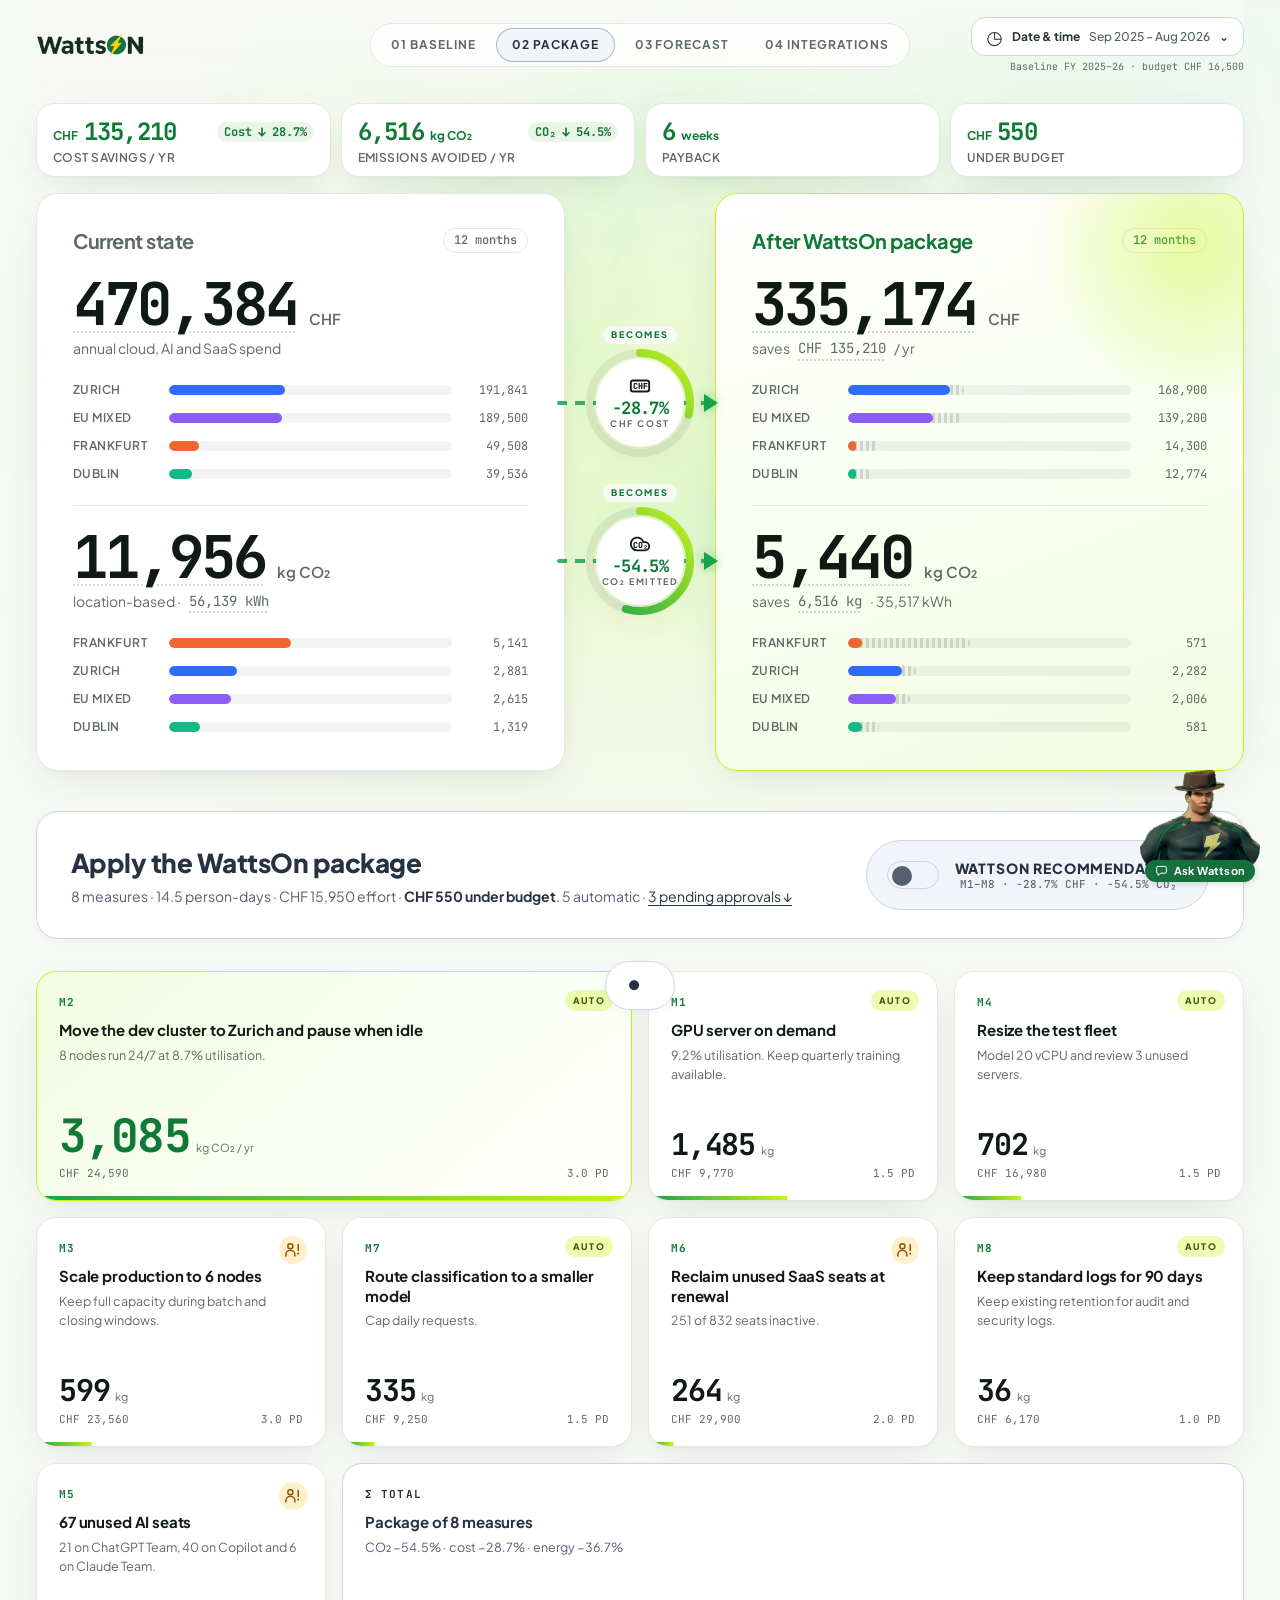
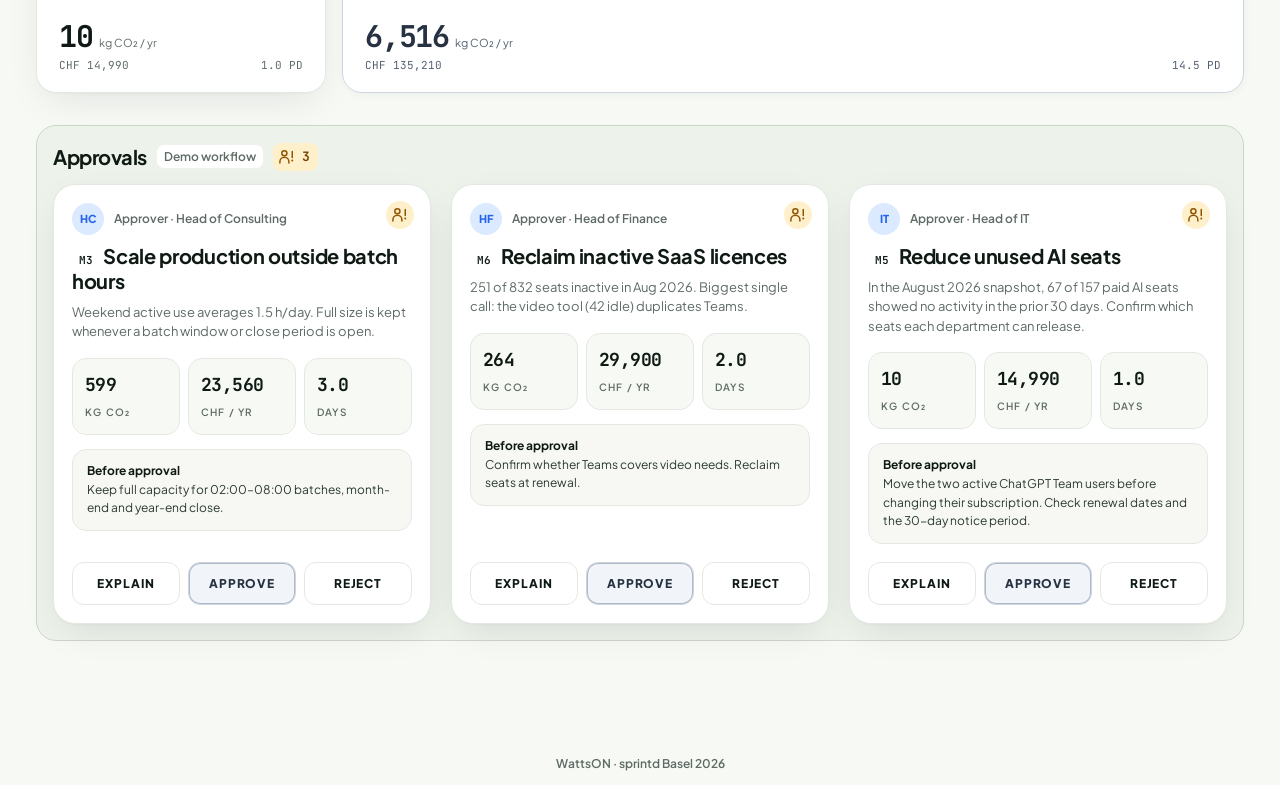
<file: frontend/package.html>
<!DOCTYPE html>
<html lang="en">
<head>
<meta charset="UTF-8">
<meta name="viewport" content="width=device-width, initial-scale=1.0">
<title>WattsOn · The Package</title>
<link rel="icon" href="assets/WattsOn_favicon.ico" sizes="48x48"><link rel="icon" href="assets/WattsOn_favicon.svg" type="image/svg+xml"><link rel="apple-touch-icon" href="assets/WattsOn_apple-touch-icon.png">
<link href="https://fonts.googleapis.com/css2?family=Plus+Jakarta+Sans:wght@400;500;600;700;800&family=JetBrains+Mono:wght@400;500;700&display=swap" rel="stylesheet">
<style>
:root{
  --bg:#F7F9F5; --surface:#FFFFFF; --ink:#0F1A14; --ink2:#2B3A31; --mute:#5E6B64; --line:#E3E9E2; --line2:#CDD6CF;
  --volt:#C8F31D; --volt-d:#8CB800; --eco:#16A34A; --eco-d:#0F7A36; --elec:#2563EB; --elec-l:#DBEAFE; --red:#DC2626; --amber:#D97706;
  --zrh:#2F6BFF; --fra:#F2652F; --dub:#12B886; --eu:#8B5CF6;
  --r:22px; --shadow:0 1px 2px #0f1a1408,0 12px 40px -12px #0f1a1420;
}
*{box-sizing:border-box;margin:0;padding:0}
html{scroll-behavior:smooth}
body{background:var(--bg);color:var(--ink);font-family:var(--font-ui);font-size:16px;line-height:1.5;overflow-x:hidden;-webkit-font-smoothing:antialiased}
.mono{font-family:var(--font-data);font-variant-numeric:tabular-nums}
button{font-family:inherit;cursor:pointer}
:focus-visible{outline:3px solid var(--elec);outline-offset:3px;border-radius:8px}
#gl{position:fixed;inset:0;width:100%;height:100%;z-index:0;display:block}
.wrap{--page-gutter:36px;position:relative;z-index:2;max-width:1360px;margin:0 auto;padding:0 var(--page-gutter)}
.ico{width:1em;height:1em;stroke:currentColor;fill:none;stroke-width:2.2;stroke-linecap:round;stroke-linejoin:round;vertical-align:-.12em}

/* nav */
nav{position:sticky;top:0;z-index:30;display:flex;align-items:center;justify-content:space-between;padding:16px 0;background:linear-gradient(#F7F9F5f0,#F7F9F500);backdrop-filter:blur(14px)}
.logo{display:flex;align-items:center;gap:10px;font-weight:800;font-size:19px;letter-spacing:-.02em}
.logo .orb{width:30px;height:30px;border-radius:50%;background:radial-gradient(circle at 35% 35%,#fff 0,var(--volt) 30%,var(--volt-d) 80%);box-shadow:0 0 0 4px #C8F31D55,0 6px 18px #8CB80066}
.crumbs{display:flex;gap:4px;padding:4px;border:1px solid var(--line);border-radius:999px;background:#ffffffcc}
.crumbs span{padding:8px 16px;border-radius:999px;font-size:12px;font-weight:700;letter-spacing:.08em;text-transform:uppercase;color:var(--mute)}
.crumbs span.on{background:var(--ink);color:var(--volt)}
.nav-r{font-size:12px;color:var(--mute)}

/* hero */
.hero{padding:60px 0 30px;display:grid;grid-template-columns:1.15fr .85fr;gap:40px;align-items:end}
.eyebrow{display:inline-flex;align-items:center;gap:10px;font-size:11px;letter-spacing:.2em;text-transform:uppercase;font-weight:700;color:var(--eco-d);padding:7px 14px;border-radius:999px;background:#16A34A14;border:1px solid #16A34A33}
.eyebrow i{width:7px;height:7px;border-radius:50%;background:var(--eco);box-shadow:0 0 0 3px #16A34A33;animation:blink 1.8s infinite}
@keyframes blink{50%{opacity:.35}}
h1{font-size:clamp(46px,6.4vw,92px);font-weight:800;letter-spacing:-.05em;line-height:.96;margin:22px 0 16px}
h1 .g{background:linear-gradient(100deg,var(--eco) 0%,var(--volt-d) 55%,var(--elec) 100%);-webkit-background-clip:text;background-clip:text;color:transparent}
.lede{color:var(--mute);font-size:17px;max-width:560px}
.lede b{color:var(--ink)}
.hero-stats{display:grid;grid-template-columns:1fr 1fr;gap:12px}
.stat{padding:18px 20px;border-radius:18px;background:var(--surface);border:1px solid var(--line);box-shadow:var(--shadow)}
.stat b{display:block;font-family:'JetBrains Mono';font-size:28px;letter-spacing:-.03em;color:var(--eco-d)}
.stat-value{display:flex;align-items:baseline;gap:.35rem;white-space:nowrap}
.stat-value small{font-size:12px;font-weight:700;color:var(--eco-d)}
.stat-top{display:flex;flex-wrap:wrap;align-items:center;justify-content:space-between;gap:4px 8px}
.stat-delta{display:inline-flex;align-items:center;gap:4px;padding:3px 7px;border-radius:999px;background:#eaf5e8;color:var(--eco-d);font:700 var(--text-label)/1.2 var(--font-data);white-space:nowrap}
.stat span{font-size:11px;letter-spacing:.14em;text-transform:uppercase;color:var(--mute);font-weight:600}
@media(max-width:550px){.stat-top{flex-direction:column;align-items:flex-start;margin-bottom:4px}}
@media(max-width:360px){.atlas-summary .stat .stat-value b{font-size:17px}.stat-value small{font-size:11px}.stat-value{gap:4px}}

/* compare */
.compare{display:grid;grid-template-columns:1fr 150px 1fr;margin-top:40px}
.panel{position:relative;border-radius:var(--r);background:var(--surface);border:1px solid var(--line);box-shadow:var(--shadow);padding:34px 36px;overflow:hidden;transition:transform .5s cubic-bezier(.2,.8,.2,1),box-shadow .5s}
.panel:hover{transform:translateY(-4px);box-shadow:0 30px 70px -20px #0f1a1433}
.panel.after{background:linear-gradient(160deg,#ffffff,#F3FCE1);border-color:#C8F31D}
.panel.after::after{content:"";position:absolute;top:-140px;right:-140px;width:380px;height:380px;background:radial-gradient(circle,#C8F31D66,transparent 60%);pointer-events:none}
.ph{display:flex;justify-content:space-between;align-items:center;font-size:11px;letter-spacing:.2em;text-transform:uppercase;color:var(--mute);font-weight:700}
.ph .pill{padding:4px 10px;border-radius:999px;border:1px solid var(--line);font-family:'JetBrains Mono';letter-spacing:0;text-transform:none;font-weight:500;background:#fff}
.compare .panel .ph{flex-wrap:wrap;gap:6px 10px;font-size:var(--text-section);line-height:1.25;letter-spacing:-.025em;text-transform:none}
.compare .panel .pill{font-size:var(--text-label);white-space:nowrap}
.panel.after .ph{color:var(--eco-d)}
.big{display:flex;align-items:baseline;gap:12px;margin:22px 0 4px;position:relative;z-index:1}
.big .num{font-family:'JetBrains Mono';font-weight:700;font-size:clamp(44px,4.6vw,68px);letter-spacing:-.05em;line-height:1}
.big small{font-size:15px;color:var(--mute);font-weight:600}
.unit{font-size:var(--text-copy);color:var(--mute);margin-bottom:22px;display:flex;align-items:center;gap:8px;flex-wrap:wrap;position:relative;z-index:1}
.sep{height:1px;background:var(--line);margin:22px 0}
.n{cursor:pointer;position:relative;display:inline-block;border-radius:10px;padding:0 6px;margin:0 -6px;transition:.25s;text-decoration:underline dotted var(--line2);text-underline-offset:6px;text-decoration-thickness:2px}
.n:hover{background:var(--volt);text-decoration-color:transparent;color:var(--ink)}
.n::after{content:"explain";position:absolute;top:-24px;right:0;font:700 10px/1 'Plus Jakarta Sans';letter-spacing:.14em;text-transform:uppercase;color:#fff;background:var(--ink);padding:6px 9px;border-radius:7px;opacity:0;transform:translateY(6px);transition:.25s;pointer-events:none;white-space:nowrap}
.n:hover::after{opacity:1;transform:none}
.bars{display:flex;flex-direction:column;gap:10px;position:relative;z-index:1}
.bar{display:grid;grid-template-columns:84px 1fr 64px;align-items:center;gap:12px}
.bar .lab{font-size:var(--text-label);letter-spacing:.04em;text-transform:uppercase;color:var(--mute);font-weight:600}
.bar .trk{height:10px;border-radius:999px;background:#0f1a140d;position:relative;overflow:hidden}
.bar .fill{position:absolute;inset:0;width:0;border-radius:999px;transition:width 1.4s cubic-bezier(.2,.8,.2,1)}
.bar .ghost{position:absolute;inset:0;border-radius:999px;background:repeating-linear-gradient(90deg,#0f1a1422 0 3px,transparent 3px 6px)}
.bar .v{text-align:right;font-family:'JetBrains Mono';font-size:12px;color:var(--mute)}
.c-zrh{background:var(--zrh)}.c-fra{background:var(--fra)}.c-dub{background:var(--dub)}.c-eu{background:var(--eu)}
.spine{display:flex;flex-direction:column;align-items:center;justify-content:center;gap:40px;position:relative;z-index:2}
.hop{position:relative;width:100%;display:grid;place-items:center}
.hop::before{content:"";position:absolute;left:-8px;right:-4px;top:50%;height:4px;transform:translateY(-50%);border-radius:2px;background:repeating-linear-gradient(90deg,var(--eco) 0 10px,transparent 10px 18px);animation:dash .8s linear infinite;opacity:.85}
.hop::after{content:"";position:absolute;right:-12px;top:50%;transform:translateY(-50%);border:9px solid transparent;border-left:14px solid var(--eco);filter:drop-shadow(0 0 6px #16A34A88)}
@keyframes dash{to{background-position:18px 0}}
.hop .cap{position:absolute;top:-18px;left:50%;transform:translateX(-50%);font-size:9px;letter-spacing:.2em;text-transform:uppercase;font-weight:800;color:var(--eco-d);background:#F7F9F5;padding:2px 8px;border-radius:999px;white-space:nowrap}
.ring{position:relative;width:118px;height:118px;display:grid;place-items:center;z-index:1}
.ring .lbl svg{width:22px;height:22px;stroke:var(--ink);fill:none;stroke-width:2;stroke-linecap:round;stroke-linejoin:round;margin-bottom:3px}
.ring .lbl .co2t{font:800 9px 'JetBrains Mono';fill:var(--ink);stroke:none}
.ring>svg{position:absolute;inset:0;transform:rotate(-90deg)}
.ring circle{fill:none;stroke-width:8;stroke-linecap:round}
.ring .bgc{stroke:#0f1a1410}
.ring .fg{stroke:url(#gr);stroke-dasharray:314;stroke-dashoffset:314;transition:stroke-dashoffset 1.8s cubic-bezier(.2,.8,.2,1)}
.ring .lbl{text-align:center;background:#fff;border-radius:50%;width:88px;height:88px;display:grid;place-items:center;align-content:center;box-shadow:var(--shadow)}
.ring .lbl b{font-family:'JetBrains Mono';font-size:17px;letter-spacing:-.04em;display:block;line-height:1;color:var(--eco-d)}
.ring .lbl span{font-size:9px;letter-spacing:.18em;text-transform:uppercase;color:var(--mute);font-weight:700}

/* cta */
.cta{margin:40px 0 0;display:grid;grid-template-columns:1fr auto;gap:30px;align-items:center;padding:28px 34px;border-radius:var(--r);background:var(--ink);color:#fff;position:relative;overflow:hidden}
.cta::before{content:"";position:absolute;inset:-60%;background:conic-gradient(from 0deg,transparent 0 72%,#C8F31D33 86%,transparent 100%);animation:spin 10s linear infinite;pointer-events:none}
@keyframes spin{to{transform:rotate(360deg)}}
.cta>*{position:relative}
.cta h3{font-size:26px;letter-spacing:-.02em;font-weight:800}
.cta p{color:#B8C4BD;margin-top:4px;font-size:14px}
.cta p b{color:var(--volt)}
.go{display:inline-flex;align-items:center;gap:16px;padding:18px 26px 18px 20px;border-radius:999px;border:0;background:var(--volt);color:var(--ink);font:800 14px 'Plus Jakarta Sans';letter-spacing:.06em;text-transform:uppercase;box-shadow:0 14px 40px #C8F31D55;transition:.3s}
.go:hover{transform:translateY(-2px) scale(1.02);box-shadow:0 20px 50px #C8F31D88}
.go .sw{width:52px;height:28px;border-radius:999px;background:var(--ink);position:relative;transition:.3s}
.go .sw::after{content:"";position:absolute;top:4px;left:4px;width:20px;height:20px;border-radius:50%;background:var(--volt);transition:.3s cubic-bezier(.3,1.5,.5,1)}
.go.on .sw::after{left:28px;background:#fff}
.go .meta{display:block;font:500 11px 'JetBrains Mono';text-transform:none;letter-spacing:0;opacity:.7}

/* sections */
section{margin-top:84px}
.sh{display:flex;align-items:end;justify-content:space-between;margin-bottom:26px}
.sh h2{font-size:38px;letter-spacing:-.035em;font-weight:800;line-height:1.05}
.sh h2 span{color:var(--mute);font-weight:500}
.sh p{color:var(--mute);font-size:13px}
.measures{display:grid;grid-template-columns:repeat(4,1fr);gap:16px}
.m{position:relative;padding:22px 22px 18px;border-radius:20px;border:1px solid var(--line);background:var(--surface);box-shadow:var(--shadow);cursor:pointer;transition:.35s cubic-bezier(.2,.8,.2,1);overflow:hidden;min-height:230px;display:flex;flex-direction:column}
.m:hover{transform:translateY(-6px);border-color:var(--volt-d);box-shadow:0 30px 60px -20px #0f1a1433}
.m .id{font-family:'JetBrains Mono';font-size:11px;color:var(--eco-d);letter-spacing:.1em;font-weight:700}
.m .tag{position:absolute;top:18px;right:18px;font-size:9px;letter-spacing:.14em;text-transform:uppercase;padding:4px 8px;border-radius:999px;font-weight:800}
.m .tag.auto{background:#C8F31D55;color:#3F5A00}
.m .tag.human{background:#DC262614;color:var(--red)}
.m h4{font-size:15px;font-weight:700;margin:10px 0 6px;line-height:1.3;letter-spacing:-.01em;padding-right:10px}
.m p{font-size:12.5px;color:var(--mute);flex:1}
.m .fig{display:flex;align-items:baseline;gap:6px;margin-top:14px}
.m .fig b{font-family:'JetBrains Mono';font-size:30px;letter-spacing:-.04em;line-height:1}
.m .fig span{font-size:11px;color:var(--mute)}
.m .sub{display:flex;justify-content:space-between;font-family:'JetBrains Mono';font-size:11px;color:var(--mute);margin-top:6px}
.m .glow{position:absolute;left:0;right:0;bottom:0;height:4px;background:linear-gradient(90deg,var(--eco),var(--volt));transform-origin:left;transform:scaleX(var(--p))}
.m.big-m{grid-column:span 2;background:linear-gradient(140deg,#F3FCE1,#fff);border-color:#C8F31D}
.m.big-m .fig b{font-size:46px;color:var(--eco-d)}
.m.total{grid-column:span 3;background:var(--ink);color:#fff;border-color:var(--ink)}
.m.total p,.m.total .sub,.m.total .fig span{color:#B8C4BD}.m.total .fig b{color:var(--volt)}.m.total .id{color:var(--volt)}
.cards{display:grid;grid-template-columns:repeat(3,1fr);gap:20px;perspective:1400px}
.card{position:relative;padding:28px;border-radius:var(--r);border:1px solid var(--line);background:var(--surface);box-shadow:var(--shadow);transition:transform .15s ease-out,box-shadow .4s;transform-style:preserve-3d}
.card .stamp{display:inline-flex;align-items:center;gap:8px;font-size:10px;letter-spacing:.16em;text-transform:uppercase;padding:6px 12px;border-radius:999px;font-weight:800;color:var(--amber);background:#D9770614}
.card .stamp i{width:6px;height:6px;border-radius:50%;background:currentColor;animation:blink 1.4s infinite}
.card .stamp.ok{color:var(--eco-d);background:#16A34A1A}.card .stamp.no{color:var(--red);background:#DC26261A}
.card .who{display:flex;align-items:center;gap:10px;margin:18px 0 10px;font-size:12px;color:var(--mute);font-weight:600}
.card .who i{width:32px;height:32px;border-radius:50%;display:grid;place-items:center;font:800 11px 'Plus Jakarta Sans';font-style:normal;background:var(--elec-l);color:var(--elec)}
.card h3{font-size:20px;font-weight:700;line-height:1.25;letter-spacing:-.015em}
.card h3 code{font-family:'JetBrains Mono';font-size:14px;color:var(--eco-d);background:#16A34A14;padding:2px 7px;border-radius:6px}
.card .why{font-size:13px;color:var(--mute);margin:10px 0 16px}
.card .figs{display:grid;grid-template-columns:repeat(3,1fr);gap:8px;margin-bottom:14px}
.card .figs div{padding:12px;border-radius:14px;background:var(--bg);border:1px solid var(--line)}
.card .figs b{display:block;font-family:'JetBrains Mono';font-size:18px;letter-spacing:-.03em}
.card .figs span{font-size:10px;letter-spacing:.12em;text-transform:uppercase;color:var(--mute);font-weight:600}
.card .guard{font-size:12px;line-height:1.55;padding:12px 14px;border-radius:14px;background:#DC26260A;border:1px solid #DC262626;margin-bottom:18px}
.card .guard b{color:var(--red)}
.card .acts{display:grid;grid-template-columns:1fr 1fr 1fr;gap:8px}
.card .acts button{padding:13px 8px;border-radius:12px;border:1px solid var(--line);background:#fff;color:var(--ink);font:800 12px 'Plus Jakarta Sans';letter-spacing:.08em;text-transform:uppercase;transition:.2s}
.card .acts .ex:hover{background:var(--bg)}
.card .acts .ok{background:var(--ink);color:var(--volt);border-color:var(--ink)}
.card .acts .ok:hover{box-shadow:0 10px 24px #0f1a1444;transform:translateY(-1px)}
.card .acts .no:hover{background:var(--red);border-color:var(--red);color:#fff}
.card.done{opacity:.55}.card.done .acts{display:none}
.reveal{opacity:0;transform:translateY(24px);transition:.8s cubic-bezier(.2,.8,.2,1)}
.reveal.in{opacity:1;transform:none}
.reveal .m,.reveal .card{opacity:0;transform:translateY(18px) scale(.97);transition:opacity .45s cubic-bezier(.34,1.3,.5,1),transform .45s cubic-bezier(.34,1.3,.5,1)}
.reveal.in .m,.reveal.in .card{opacity:1;transform:none}
.measures .m{transition-delay:calc(var(--i,0)*45ms)}.cards .card{transition-delay:calc(var(--i,0)*70ms)}

/* ═══════ TREE EXPLORER ═══════ */
.explorer{position:fixed;inset:0;z-index:50;background:#F7F9F5;display:flex;flex-direction:column;opacity:0;pointer-events:none;transition:opacity .35s}
body.explore .explorer{opacity:1;pointer-events:auto}
.explorer::before{content:"";position:absolute;inset:0;background-image:radial-gradient(#0f1a1414 1px,transparent 1px);background-size:26px 26px;pointer-events:none}
.ex-top{position:relative;z-index:2;display:flex;align-items:center;gap:20px;padding:16px 28px;background:#ffffffee;backdrop-filter:blur(14px);border-bottom:1px solid var(--line)}
.ex-top .k{font-size:10px;letter-spacing:.22em;text-transform:uppercase;color:var(--eco-d);font-weight:800}
.ex-top .h{font-family:'JetBrains Mono';font-weight:700;font-size:30px;letter-spacing:-.05em;line-height:1}
.ex-top .s{font-size:13px;color:var(--mute)}
.ex-story{flex:1;margin:0 10px;padding:12px 18px;border-radius:14px;background:var(--ink);color:#fff;font-size:14px;line-height:1.5;display:flex;gap:12px;align-items:center;min-width:0}
.ex-story .b{font-family:'JetBrains Mono';background:var(--volt);color:var(--ink);padding:1px 7px;border-radius:6px;font-weight:700;white-space:nowrap}
.ex-tools{display:flex;gap:8px}
.ex-tools button{height:40px;padding:0 14px;border-radius:999px;border:1px solid var(--line);background:#fff;font-weight:700;font-size:12px;letter-spacing:.06em;text-transform:uppercase;display:inline-flex;align-items:center;gap:8px;transition:.2s}
.ex-tools button:hover{background:var(--ink);color:#fff;border-color:var(--ink)}
.ex-tools .x{width:40px;padding:0;justify-content:center;font-size:18px}
.ex-body{position:relative;flex:1;display:grid;grid-template-columns:1fr 360px;min-height:0}
.canvas{position:relative;overflow:auto;cursor:grab}
.canvas:active{cursor:grabbing}
.stage{position:relative;transform-origin:0 0;transition:transform .4s cubic-bezier(.2,.8,.2,1)}
.edges{position:absolute;inset:0;overflow:visible;pointer-events:none}
.edges path.e{fill:none;stroke:var(--line2);stroke-width:2.5;stroke-linecap:round;transition:d .5s}
.edges path.e.hot{stroke:var(--eco);stroke-width:3}
.edges .spark{fill:var(--volt-d);filter:drop-shadow(0 0 4px var(--volt))}
.tn{position:absolute;width:232px;border-radius:18px;background:#fff;border:1.5px solid var(--line);box-shadow:var(--shadow);padding:14px 16px 12px;transition:left .5s cubic-bezier(.2,.8,.2,1),top .5s cubic-bezier(.2,.8,.2,1),box-shadow .25s,transform .25s;cursor:pointer;animation:pop .45s cubic-bezier(.34,1.4,.5,1) both}
@keyframes pop{from{opacity:0;transform:scale(.8)}to{opacity:1;transform:none}}
.tn:hover{transform:translateY(-3px);box-shadow:0 20px 44px -16px #0f1a1444;border-color:var(--volt-d)}
.tn.sel{border-color:var(--ink);box-shadow:0 0 0 4px #C8F31D88,0 20px 44px -16px #0f1a1444}
.tn.root{background:var(--ink);color:#fff;border-color:var(--ink)}
.tn.leaf{background:linear-gradient(160deg,#fff,#F3FCE1)}
.tn .l{font-weight:700;font-size:13.5px;line-height:1.25;letter-spacing:-.01em;padding-right:30px}
.tn .s{font-size:11px;color:var(--mute);margin-top:2px}
.tn.root .s{color:#B8C4BD}
.tn .v{font-family:'JetBrains Mono';font-weight:700;font-size:22px;letter-spacing:-.04em;margin-top:8px;line-height:1}
.tn .v em{font-style:normal;font-weight:500;font-size:11px;color:var(--mute);margin-left:4px}
.tn.root .v{color:var(--volt)}
.tn .tg{position:absolute;top:12px;right:12px;width:26px;height:26px;border-radius:50%;border:1.5px solid var(--line2);background:#fff;display:grid;place-items:center;font-size:12px;color:var(--ink);transition:.25s}
.tn.root .tg{background:var(--volt);border-color:var(--volt)}
.tn.open .tg{transform:rotate(180deg);background:var(--ink);color:var(--volt);border-color:var(--ink)}
.tn .tg b{font:800 10px 'JetBrains Mono'}
.tn .src{display:inline-flex;align-items:center;gap:5px;margin-top:8px;font:500 10px 'JetBrains Mono';padding:3px 8px;border-radius:999px;background:var(--bg);border:1px solid var(--line);color:var(--mute);max-width:100%;overflow:hidden;text-overflow:ellipsis;white-space:nowrap}
.tn.root .src{background:#ffffff14;border-color:#ffffff22;color:#B8C4BD}
.tn .src::before{content:"";width:5px;height:5px;border-radius:50%;background:var(--elec);flex:none}
.tn .warn{position:absolute;top:-10px;left:12px;background:var(--red);color:#fff;font:800 9px 'Plus Jakarta Sans';letter-spacing:.12em;text-transform:uppercase;padding:3px 8px;border-radius:999px}
.tn .mini{height:5px;border-radius:999px;background:linear-gradient(90deg,var(--eco),var(--volt) 40%,var(--amber) 75%,var(--red));margin-top:10px;position:relative;opacity:.8}
.tn .mini i{position:absolute;top:-4px;width:3px;height:13px;background:var(--ink);border-radius:2px;left:var(--x)}

/* reading pane */
.read{position:relative;z-index:2;border-left:1px solid var(--line);background:#fff;padding:26px;overflow-y:auto}
.read .k{font-size:10px;letter-spacing:.22em;text-transform:uppercase;color:var(--mute);font-weight:800;margin-bottom:8px}
.read h3{font-size:22px;letter-spacing:-.03em;font-weight:800;line-height:1.15}
.read .val{font-family:'JetBrains Mono';font-size:40px;font-weight:700;letter-spacing:-.05em;margin:10px 0 18px;color:var(--eco-d)}
.read .val em{font-style:normal;font-size:14px;font-weight:500;color:var(--mute);margin-left:6px}
.read .formula{padding:14px 16px;border-radius:14px;background:var(--ink);color:#fff;font-family:'JetBrains Mono';font-size:13px;line-height:2;margin-bottom:16px}
.read .formula .chip{background:var(--volt);color:var(--ink);padding:1px 7px;border-radius:6px;font-weight:700}
.read .note{font-size:13px;color:var(--ink2);padding:12px 14px;border-radius:12px;background:var(--bg);border:1px solid var(--line);margin-bottom:10px;line-height:1.55}
.read .note b{color:var(--ink)}
.read .warnb{font-size:13px;color:#7F1D1D;padding:12px 14px;border-radius:12px;background:#DC26260F;border:1px solid #DC262633;margin-bottom:10px;line-height:1.55}
.read .srcs{display:flex;flex-wrap:wrap;gap:6px;margin:12px 0 20px}
.read .srcs span{font:500 11px 'JetBrains Mono';padding:5px 10px;border-radius:999px;background:var(--elec-l);color:#1E40AF}
.read .sens h4{font-size:10px;letter-spacing:.2em;text-transform:uppercase;color:var(--mute);font-weight:800;margin-bottom:10px}
.read .range{position:relative;height:10px;border-radius:999px;background:linear-gradient(90deg,var(--eco),var(--volt) 40%,var(--amber) 75%,var(--red));margin:18px 0 8px}
.read .range i{position:absolute;top:-6px;width:4px;height:22px;border-radius:2px;background:var(--ink);left:var(--x)}
.read .rl{display:flex;justify-content:space-between;font-family:'JetBrains Mono';font-size:11px;color:var(--mute)}
.read .hint{margin-top:26px;font-size:12px;color:var(--mute);display:flex;gap:10px;align-items:flex-start}
.read .hint svg{flex:none;margin-top:3px;color:var(--eco)}

/* Wattson's portrait and chat share one fixed corner. */
:root{
  --watson-edge:max(20px,env(safe-area-inset-right));
  --watson-foot:max(18px,env(safe-area-inset-bottom));
  --watson-size:120px;
  --watson-shape:35% 35% 24% 24% / 28% 28% 22% 22%;
  --chat-foot:calc(var(--watson-foot) + var(--watson-size) + 20px);
}
.fab{
  position:fixed;right:var(--watson-edge);bottom:var(--watson-foot);z-index:61;
  width:var(--watson-size);height:calc(var(--watson-size) + 8px);
  display:grid;justify-items:center;align-content:start;isolation:isolate;
  background:transparent;border:0;color:#f7f3e7;-webkit-tap-highlight-color:transparent;
}
.fab:focus-visible{outline-offset:5px;border-radius:50% 50% 22px 22px}
.watson-bezel{
  width:100%;aspect-ratio:1;border-radius:var(--watson-shape);padding:3px;display:grid;
  background:conic-gradient(from -40deg,#fbefd0,#c0a77c 18%,#77684e 38%,#e4d4ab 55%,#9c8660 72%,#e9ddbe 90%,#fbefd0);
  box-shadow:0 0 0 1px #27372c,0 3px 4px #19271a38,0 9px 22px -4px #12231566;
  transition:box-shadow .22s ease;
}
.watson-portrait{
  position:relative;display:block;overflow:hidden;border-radius:var(--watson-shape);
  background-color:#243b34;background-repeat:no-repeat;background-position:0% 0%;background-size:600% 800%;

  box-shadow:inset 0 0 0 2px #142219,inset 0 0 10px #10171070;
}
.watson-portrait::after{
  content:"";position:absolute;inset:0;border-radius:inherit;pointer-events:none;
  box-shadow:inset 0 0 0 1px #17251b,inset 0 -10px 15px -10px #09100d;
  background:linear-gradient(125deg,#fff5d50c,transparent 40%);
}
.watson-label{
  position:absolute;bottom:0;display:inline-flex;align-items:center;gap:6px;white-space:nowrap;
  border:1px solid #a69970;border-radius:999px;padding:4px 10px 5px;
  background:linear-gradient(150deg,#2d3930,#122219 75%);color:#fcfaf2;
  font:700 11px/1.2 'Plus Jakarta Sans',system-ui,sans-serif;letter-spacing:.015em;
  box-shadow:0 2px 6px #0f1a1433;transition:background .2s;
}
.watson-label .ico{width:13px;height:13px;color:var(--volt);stroke-width:1.8}
.fab[aria-expanded="true"] .open-mark,.fab[aria-expanded="false"] .close-mark{display:none}
@media(hover:hover){
  .fab:hover .watson-bezel{box-shadow:0 0 0 1px #263a28,0 0 0 4px #91a77840,0 10px 25px -4px #12231570}
}
.chat{
  position:fixed;right:var(--watson-edge);bottom:var(--chat-foot);z-index:60;
  width:min(400px,calc(100vw - var(--watson-edge) - 12px));height:580px;
  max-height:calc(100vh - var(--chat-foot) - 12px);max-height:calc(100dvh - var(--chat-foot) - max(12px,env(safe-area-inset-top)));
  display:flex;flex-direction:column;overflow:hidden;border:1px solid #c5cfc3;border-radius:22px;
  background:var(--surface);box-shadow:0 24px 64px -18px #10231955,0 2px 8px #10231917;
  transform-origin:100% 100%;transform:translateY(9px) scale(.985);opacity:0;visibility:hidden;pointer-events:none;
  transition:transform .24s ease,opacity .2s,visibility 0s .24s;
}
body.chat-open .chat{transform:none;opacity:1;visibility:visible;pointer-events:auto;transition-delay:0s}
.ch-top{
  display:flex;align-items:center;justify-content:space-between;gap:12px;flex:none;padding:13px 16px 13px 20px;
  color:#faf8f0;background:linear-gradient(110deg,#233a2d,#10231b 86%);border-bottom:1px solid #ac9a71;
}
.ch-top h2{font:800 var(--text-section)/1.2 var(--font-ui);letter-spacing:-.035em}
.ch-top .role{display:flex;align-items:center;gap:7px;margin-top:4px;color:#d6dfd2;font-size:11px}
.ch-top .role i{width:6px;height:6px;border-radius:50%;background:var(--volt)}
.ch-top .x{
  flex:none;width:44px;height:44px;display:grid;place-items:center;border:1px solid #ffffff38;
  border-radius:50%;background:transparent;color:#f6f6e9;font-size:17px;
}
.ch-top .x:hover{background:#ffffff19}
.ch-top .x:focus-visible{outline-color:var(--volt)}
@media(max-width:540px){
  :root{--watson-edge:max(12px,env(safe-area-inset-right));--watson-foot:max(12px,env(safe-area-inset-bottom));--watson-size:98px}
}
@media(max-height:530px) and (min-width:540px){
  .chat{right:calc(var(--watson-edge) + var(--watson-size) + 14px);bottom:var(--watson-foot);
    max-height:calc(100vh - var(--watson-foot) - 12px);max-height:calc(100dvh - var(--watson-foot) - 12px)}
}
@media(max-height:570px){
  .ch-top{padding-block:7px}.chat .chips{flex-wrap:nowrap;overflow-x:auto}.chips button{white-space:nowrap}
}
.ch-msgs{min-height:0;flex:1;overflow-y:auto;padding:16px;display:flex;flex-direction:column;gap:10px;background:var(--bg)}
.msg{max-width:86%;padding:11px 14px;border-radius:16px;font-size:13.5px;line-height:1.5;animation:msg .35s cubic-bezier(.2,.9,.2,1) both}
@keyframes msg{from{opacity:0;transform:translateY(8px)}to{opacity:1;transform:none}}
.msg.bot{align-self:flex-start;background:#fff;border:1px solid var(--line);border-bottom-left-radius:4px;box-shadow:var(--shadow)}
.msg.me{align-self:flex-end;background:var(--ink);color:#fff;border-bottom-right-radius:4px}
.chips{display:flex;gap:6px;padding:10px 12px 0;flex-wrap:wrap;background:#fff;border-top:1px solid var(--line)}
.chips button{font-size:11.5px;font-weight:600;padding:7px 11px;border-radius:999px;border:1px solid var(--line);background:#fff;color:var(--ink2);transition:.2s}
.chips button:hover{background:var(--volt);border-color:var(--volt)}
.ch-in{display:flex;gap:8px;padding:10px 12px 12px;background:#fff}
.ch-in input{flex:1;height:44px;padding:0 16px;border-radius:999px;border:1px solid var(--line2);font:500 14px 'Plus Jakarta Sans';background:var(--bg)}
.ch-in input:focus{outline:none;border-color:var(--ink);background:#fff}
.ch-in button{width:44px;height:44px;border-radius:50%;border:0;background:var(--ink);color:var(--volt);display:grid;place-items:center;font-size:18px}
.ch-in button:hover{background:var(--eco-d)}
.toast{position:fixed;left:50%;bottom:30px;transform:translate(-50%,140px);background:var(--ink);color:#fff;padding:14px 22px;border-radius:999px;font-size:13px;z-index:65;transition:.45s cubic-bezier(.2,.9,.2,1);display:flex;gap:12px;align-items:center;box-shadow:0 20px 60px #0f1a1455}
.toast.on{transform:translate(-50%,0)}.toast b{color:var(--volt)}
@media(max-width:1000px){.hero{grid-template-columns:1fr}.compare{grid-template-columns:1fr}.spine{flex-direction:row;padding:20px 0}.spine::before,.spine .flow{display:none}.measures{grid-template-columns:1fr 1fr}.m.total{grid-column:span 2}.cards{grid-template-columns:1fr}.cta{grid-template-columns:1fr}.ex-body{grid-template-columns:1fr}.read{display:none}.ex-story{display:none}}
@media(prefers-reduced-motion:reduce){*,*::before,*::after{animation:none!important;transition:none!important}#gl{display:none}.reveal,.reveal .m,.reveal .card{opacity:1;transform:none}.bar .fill{width:var(--w)!important}}
/* Offline 3D portrait. Character geometry and skin materials adapted from the MakeHuman Community CC0 assets. */
.watson-portrait{background-image:url(assets/WattsOn_portrait.webp)}
.atlas-summary + .compare{margin-top:16px}
.package-content{margin-top:32px}
#approvals{scroll-margin-top:90px;background:#edf2eb;border:1px solid #cbd6c8;border-radius:20px;padding:16px}
.approval-head{display:flex;align-items:center;gap:10px;margin-bottom:12px}
.approval-head h2{font-size:var(--text-section);letter-spacing:-.025em}
.approval-head span,.card h3 small{font:600 11px var(--font-data);border-radius:7px;background:white;padding:4px 7px}
.approval-link{color:var(--volt);text-underline-offset:3px}
#approvals .card{display:flex;flex-direction:column;padding:18px;min-width:0}
#approvals .stamp{align-self:start}
#approvals .who{margin:10px 0 6px}
#approvals .guard{background:#f7f8f4;border-color:var(--line);color:var(--ink2)}
#approvals .guard b{color:var(--ink)}
#approvals .card[data-state=ok] .guard{background:#fff8e8;border-color:#ead7a6}
#approvals .acts{margin-top:auto}
#approvals .acts [hidden]{display:none}
#approvals .revise{grid-column:span 2}
#approvals .figs div{min-width:0}
@media(max-width:550px){#approvals{padding:10px}.approval-head{padding:4px}}
.decision-strip{display:inline-flex;align-items:center;padding-right:8px;gap:1px;border-radius:8px;background:#fff0cc;color:#794500;font:700 13px var(--font-data)}.decision-strip[hidden]{display:none}
.card .stamp.decision-icon,.m .tag.human.decision-icon,.decision-strip .decision-icon{display:inline-grid;place-items:center;padding:0;border-radius:50%;width:28px;height:28px;line-height:1;color:var(--status-fg);background:var(--status-bg)}
.decision-icon[data-state=pending]{--status-fg:#925600;--status-bg:#fff0cc}
.decision-icon[data-state=ok]{--status-fg:#176d36;--status-bg:#dcf4df}
.decision-icon[data-state=no]{--status-fg:#a1332f;--status-bg:#fae4df}
.decision-icon svg{width:18px;height:18px;fill:none;stroke:currentColor;stroke-width:2;stroke-linecap:round;stroke-linejoin:round}
#approvals .card .stamp{position:absolute;right:16px;top:16px}
#approvals .who{margin:0 38px 8px 0}
.approval-head .approval-demo{color:var(--mute);font:600 var(--text-label) var(--font-ui)}
.approval-head .status-reader{position:absolute;width:1px;height:1px;overflow:hidden;clip-path:inset(50%);padding:0}
</style>
<link rel="stylesheet" href="assets/WattsOn_timeline.css?v=aligned-nav"><script src="assets/WattsOn_timeline.js?v=footer-bottom"></script>
<link rel="stylesheet" href="assets/WattsOn_guide.css">
<script defer src="assets/WattsOn_guide.js"></script>
</head>
<body>
<svg width="0" height="0" aria-hidden="true" style="position:absolute"><defs>
 <symbol id="status-pending" viewBox="0 0 24 24"><circle cx="8.5" cy="7" r="3.4"/><path d="M2.5 20v-1.8a6 6 0 0 1 12 0V20M19 4.5v8"/><circle cx="19" cy="16.7" r="1.3" fill="currentColor" stroke="none"/></symbol>
 <symbol id="status-ok" viewBox="0 0 24 24"><path d="m4.5 12 5 5 10-11"/></symbol>
 <symbol id="status-no" viewBox="0 0 24 24"><path d="m6.5 6.5 11 11m0-11-11 11"/></symbol>
</defs></svg>
<canvas id="gl"></canvas>
<svg width="0" height="0" style="position:absolute"><defs>
<linearGradient id="gr" x1="0" y1="0" x2="1" y2="1"><stop offset="0" stop-color="#16A34A"/><stop offset="1" stop-color="#C8F31D"/></linearGradient>

</defs></svg>

<div class="wrap">
<nav>
  <div class="logo"><img class="brand-wordmark" src="assets/WattsOn_logo.webp" alt="WattsOn" width="760" height="310"></div>
  <div class="crumbs"><a style="display:flex;text-decoration:none" href="index.html"><span>01 Baseline</span></a><span class="on">02 Package</span><a href="forecast.html" style="display:flex;text-decoration:none"><span>03 Forecast</span></a><a href="integrations.html" style="display:flex;text-decoration:none"><span>04 Integrations</span></a></div>
  <div class="nav-period"><div class="time-host"></div><div class="nav-r mono">FY Sep 25 – Aug 26 · budget CHF 16,500</div></div>
</nav>

<div class="atlas-summary" role="region" aria-label="Package summary">
  <div class="hero-stats">
    <div class="stat">
      <div class="stat-top">
        <div class="stat-value"><small>CHF</small> <b data-count="135210">135,210</b></div>
        <small class="stat-delta">Cost <svg class="ico" role="img" aria-label="Reduction" viewBox="0 0 16 16"><path d="M8 3v10m-4-4 4 4 4-4"/></svg>28.7%</small>
      </div>
      <span>Cost savings /&nbsp;yr</span>
    </div>
    <div class="stat">
      <div class="stat-top">
        <div class="stat-value"><b data-count="6516">6,516</b> <small>kg CO₂</small></div>
        <small class="stat-delta">CO₂ <svg class="ico" role="img" aria-label="Reduction" viewBox="0 0 16 16"><path d="M8 3v10m-4-4 4 4 4-4"/></svg>54.5%</small>
      </div>
      <span>Emissions avoided /&nbsp;yr</span>
    </div>
    <div class="stat"><div class="stat-value"><b>6</b> <small>weeks</small></div><span>Payback</span></div>
    <div class="stat"><div class="stat-value"><small>CHF</small> <b>550</b></div><span>Under budget</span></div>
  </div>
</div>

<div class="compare reveal">
  <div class="panel before">
    <div class="ph"><span>Current state</span><span class="pill">12 months</span></div>
    <div class="big"><span class="num n" role="button" tabindex="0" data-tree="cost" data-count="470384">0</span><small>CHF</small></div>
    <div class="unit">annual cloud, AI and SaaS spend</div>
    <div class="bars">
      <div class="bar"><span class="lab">Zurich</span><div class="trk"><div class="fill c-zrh" data-w="41%" style="--w:41%"></div></div><span class="v">191,841</span></div>
      <div class="bar"><span class="lab">EU mixed</span><div class="trk"><div class="fill c-eu" data-w="40%" style="--w:40%"></div></div><span class="v">189,500</span></div>
      <div class="bar"><span class="lab">Frankfurt</span><div class="trk"><div class="fill c-fra" data-w="10.5%" style="--w:10.5%"></div></div><span class="v">49,508</span></div>
      <div class="bar"><span class="lab">Dublin</span><div class="trk"><div class="fill c-dub" data-w="8%" style="--w:8%"></div></div><span class="v">39,536</span></div>
    </div>
    <div class="sep"></div>
    <div class="big"><span class="num n" role="button" tabindex="0" data-tree="co2" data-count="11956">0</span><small>kg CO₂</small></div>
    <div class="unit">location-based · <span class="n mono" role="button" tabindex="0" data-tree="energy">56,139 kWh</span></div>
    <div class="bars">
      <div class="bar"><span class="lab">Frankfurt</span><div class="trk"><div class="fill c-fra" data-w="43%" style="--w:43%"></div></div><span class="v">5,141</span></div>
      <div class="bar"><span class="lab">Zurich</span><div class="trk"><div class="fill c-zrh" data-w="24%" style="--w:24%"></div></div><span class="v">2,881</span></div>
      <div class="bar"><span class="lab">EU mixed</span><div class="trk"><div class="fill c-eu" data-w="22%" style="--w:22%"></div></div><span class="v">2,615</span></div>
      <div class="bar"><span class="lab">Dublin</span><div class="trk"><div class="fill c-dub" data-w="11%" style="--w:11%"></div></div><span class="v">1,319</span></div>
    </div>
  </div>
  <div class="spine" aria-label="Current state becomes the after-package state">
    <div class="hop"><span class="cap">becomes</span><div class="ring"><svg viewBox="0 0 118 118"><circle class="bgc" cx="59" cy="59" r="50"/><circle class="fg" cx="59" cy="59" r="50" data-pct="28.7"/></svg><div class="lbl"><svg viewBox="0 0 24 24" aria-hidden="true"><rect x="2" y="6" width="20" height="12" rx="2.5"/><text class="co2t" x="12" y="15.5" text-anchor="middle">CHF</text></svg><b>−28.7%</b><span>CHF cost</span></div></div></div>
    <div class="hop"><span class="cap">becomes</span><div class="ring"><svg viewBox="0 0 118 118"><circle class="bgc" cx="59" cy="59" r="50"/><circle class="fg" cx="59" cy="59" r="50" data-pct="54.5"/></svg><div class="lbl"><svg viewBox="0 0 24 24" aria-hidden="true"><path d="M17.5 19H9a7 7 0 1 1 6.71-9h1.79a4.5 4.5 0 1 1 0 9Z"/><text class="co2t" x="12.5" y="16.5" text-anchor="middle">CO₂</text></svg><b>−54.5%</b><span>CO₂ emitted</span></div></div></div>
  </div>
  <div class="panel after">
    <div class="ph"><span>After WattsOn package</span><span class="pill">12 months</span></div>
    <div class="big"><span class="num n" role="button" tabindex="0" data-tree="cost-after" data-count="335174">0</span><small>CHF</small></div>
    <div class="unit">saves <span class="n mono" role="button" tabindex="0" data-tree="save-cost">CHF 135,210</span> / yr</div>
    <div class="bars">
      <div class="bar"><span class="lab">Zurich</span><div class="trk"><div class="ghost" style="width:41%"></div><div class="fill c-zrh" data-w="36%" style="--w:36%"></div></div><span class="v">168,900</span></div>
      <div class="bar"><span class="lab">EU mixed</span><div class="trk"><div class="ghost" style="width:40%"></div><div class="fill c-eu" data-w="30%" style="--w:30%"></div></div><span class="v">139,200</span></div>
      <div class="bar"><span class="lab">Frankfurt</span><div class="trk"><div class="ghost" style="width:10.5%"></div><div class="fill c-fra" data-w="3%" style="--w:3%"></div></div><span class="v">14,300</span></div>
      <div class="bar"><span class="lab">Dublin</span><div class="trk"><div class="ghost" style="width:8%"></div><div class="fill c-dub" data-w="2.7%" style="--w:2.7%"></div></div><span class="v">12,774</span></div>
    </div>
    <div class="sep"></div>
    <div class="big"><span class="num n" role="button" tabindex="0" data-tree="co2-after" data-count="5440">0</span><small>kg CO₂</small></div>
    <div class="unit">saves <span class="n mono" role="button" tabindex="0" data-tree="save-co2">6,516 kg</span> · 35,517 kWh</div>
    <div class="bars">
      <div class="bar"><span class="lab">Frankfurt</span><div class="trk"><div class="ghost" style="width:43%"></div><div class="fill c-fra" data-w="5%" style="--w:5%"></div></div><span class="v">571</span></div>
      <div class="bar"><span class="lab">Zurich</span><div class="trk"><div class="ghost" style="width:24%"></div><div class="fill c-zrh" data-w="19%" style="--w:19%"></div></div><span class="v">2,282</span></div>
      <div class="bar"><span class="lab">EU mixed</span><div class="trk"><div class="ghost" style="width:22%"></div><div class="fill c-eu" data-w="17%" style="--w:17%"></div></div><span class="v">2,006</span></div>
      <div class="bar"><span class="lab">Dublin</span><div class="trk"><div class="ghost" style="width:11%"></div><div class="fill c-dub" data-w="5%" style="--w:5%"></div></div><span class="v">581</span></div>
    </div>
  </div>
</div>

<div class="cta reveal">
  <div><h3>Apply the WattsOn package</h3><p>8 measures · 14.5 person-days · CHF 15,950 effort · <b>CHF 550 under budget</b>. 5 automatic · <a class="approval-link" href="#approvals" id="approvalLink">3 pending approvals ↓</a></p></div>
  <button class="go" id="go" onclick="applyPkg(this)"><span class="sw"></span><span>WattsOn recommendation<span class="meta">M1–M8 · −28.7% CHF · −54.5% CO₂</span></span></button>
</div>

<section class="reveal package-content" aria-label="Savings measures">
  <div class="measures">
    <div class="m big-m" role="button" tabindex="0" style="--i:1;--p:1" onclick="openTree('m2')"><span class="id">M2</span><span class="tag auto">auto</span><h4>Move the dev cluster to Zurich and pause when idle</h4><p>8 nodes run 24/7 at 8.7% utilisation.</p><div class="fig"><b>3,085</b><span>kg CO₂ / yr</span></div><div class="sub"><span>CHF 24,590</span><span>3.0 PD</span></div><div class="glow"></div></div>
    <div class="m" role="button" tabindex="0" style="--i:2;--p:.48" onclick="openTree('m1')"><span class="id">M1</span><span class="tag auto">auto</span><h4>GPU server on demand</h4><p>9.2% utilisation. Keep quarterly training available.</p><div class="fig"><b>1,485</b><span>kg</span></div><div class="sub"><span>CHF 9,770</span><span>1.5 PD</span></div><div class="glow"></div></div>
    <div class="m" role="button" tabindex="0" style="--i:3;--p:.23" onclick="openTree('m4')"><span class="id">M4</span><span class="tag auto">auto</span><h4>Resize the test fleet</h4><p>Model 20 vCPU and review 3 unused servers.</p><div class="fig"><b>702</b><span>kg</span></div><div class="sub"><span>CHF 16,980</span><span>1.5 PD</span></div><div class="glow"></div></div>
    <div class="m" role="button" tabindex="0" style="--i:4;--p:.19" onclick="openTree('m3')"><span class="id">M3</span><span class="tag human">Needs approval</span><h4>Scale production to 6 nodes</h4><p>Keep full capacity during batch and closing windows.</p><div class="fig"><b>599</b><span>kg</span></div><div class="sub"><span>CHF 23,560</span><span>3.0 PD</span></div><div class="glow"></div></div>
    <div class="m" role="button" tabindex="0" style="--i:5;--p:.11" onclick="openTree('m7')"><span class="id">M7</span><span class="tag auto">auto</span><h4>Route classification to a smaller model</h4><p>Cap daily requests.</p><div class="fig"><b>335</b><span>kg</span></div><div class="sub"><span>CHF 9,250</span><span>1.5 PD</span></div><div class="glow"></div></div>
    <div class="m" role="button" tabindex="0" style="--i:6;--p:.085" onclick="openTree('m6')"><span class="id">M6</span><span class="tag human">Needs approval</span><h4>Reclaim unused SaaS seats at renewal</h4><p>251 of 832 seats inactive.</p><div class="fig"><b>264</b><span>kg</span></div><div class="sub"><span>CHF 29,900</span><span>2.0 PD</span></div><div class="glow"></div></div>
    <div class="m" role="button" tabindex="0" style="--i:7;--p:.02" onclick="openTree('m8')"><span class="id">M8</span><span class="tag auto">auto</span><h4>Keep standard logs for 90 days</h4><p>Keep existing retention for audit and security logs.</p><div class="fig"><b>36</b><span>kg</span></div><div class="sub"><span>CHF 6,170</span><span>1.0 PD</span></div><div class="glow"></div></div>
    <div class="m" role="button" tabindex="0" style="--i:8;--p:.01" onclick="openTree('m5')"><span class="id">M5</span><span class="tag human">Needs approval</span><h4>67 unused AI seats</h4><p>21 on ChatGPT Team, 40 on Copilot and 6 on Claude Team.</p><div class="fig"><b>10</b><span>kg CO₂ / yr</span></div><div class="sub"><span>CHF 14,990</span><span>1.0 PD</span></div><div class="glow"></div></div>
    <div class="m total" role="button" tabindex="0" style="--i:9;--p:1" onclick="openTree('save-co2')"><span class="id">Σ TOTAL</span><h4>Package of 8 measures</h4><p>CO₂ −54.5% · cost −28.7% · energy −36.7%</p><div class="fig"><b>6,516</b><span>kg CO₂ / yr</span></div><div class="sub"><span>CHF 135,210</span><span>14.5 PD</span></div></div>
  </div>
</section>

<section id="approvals" class="reveal package-content" aria-labelledby="approvalTitle"><div class="approval-head"><h2 id="approvalTitle">Approvals</h2><span class="approval-demo">Demo workflow</span><div class="decision-strip" id="decisionStrip" title="Needs human review" aria-hidden="true"><i class="decision-icon" data-state="pending"><svg viewBox="0 0 24 24"><use href="#status-pending"></use></svg></i><b>3</b></div><span class="status-reader" id="pendingCount" role="status">3 pending</span></div>
  <div class="cards">
    <article class="card" data-measure="m3" data-next-approver="IT Operations" style="--i:1"><span class="stamp"><i aria-hidden="true"></i>Pending</span><div class="who"><i>HC</i><span><span class="review-role">Approver</span> · Head of Consulting</span></div><h3><small>M3</small> Scale production outside batch hours</h3><p class="why">Weekend active use averages 1.5 h/day. Full size is kept whenever a batch window or close period is open.</p><div class="figs"><div><b>599</b><span>kg CO₂</span></div><div><b>23,560</b><span>CHF / yr</span></div><div><b>3.0</b><span>days</span></div></div><div class="guard"><div class="first-review"><b>Before approval</b><br>Keep full capacity for 02:00–08:00 batches, month-end and year-end close.</div><div class="next-review" hidden><b></b><br>Confirm the change schedule protects batch and closing windows. Check the rollback plan.</div></div><div class="acts"><button class="ex" onclick="openTree('m3')">Explain</button><button class="ok" onclick="decide(this,'ok')">Approve</button><button class="no" onclick="decide(this,'no')">Reject</button><button class="revise" onclick="decide(this,'pending')" hidden>Undo decision</button></div></article>
    <article class="card" data-measure="m6" data-next-approver="Procurement" style="--i:2"><span class="stamp"><i aria-hidden="true"></i>Pending</span><div class="who"><i>HF</i><span><span class="review-role">Approver</span> · Head of Finance</span></div><h3><small>M6</small> Reclaim inactive SaaS licences</h3><p class="why">251 of 832 seats inactive in Aug 2026. Biggest single call: the video tool (42 idle) duplicates Teams.</p><div class="figs"><div><b>264</b><span>kg CO₂</span></div><div><b>29,900</b><span>CHF / yr</span></div><div><b>2.0</b><span>days</span></div></div><div class="guard"><div class="first-review"><b>Before approval</b><br>Confirm whether Teams covers video needs. Reclaim seats at renewal.</div><div class="next-review" hidden><b></b><br>Confirm the renewal date and notice period before reducing seats.</div></div><div class="acts"><button class="ex" onclick="openTree('m6')">Explain</button><button class="ok" onclick="decide(this,'ok')">Approve</button><button class="no" onclick="decide(this,'no')">Reject</button><button class="revise" onclick="decide(this,'pending')" hidden>Undo decision</button></div></article>
    <article class="card" data-measure="m5" data-next-approver="Finance" style="--i:3"><span class="stamp"><i aria-hidden="true"></i>Pending</span><div class="who"><i>IT</i><span><span class="review-role">Approver</span> · Head of IT</span></div><h3><small>M5</small> Reduce unused AI seats</h3><p class="why">In the August 2026 snapshot, 67 of 157 paid AI seats showed no activity in the prior 30 days. Confirm which seats each department can release.</p><div class="figs"><div><b>10</b><span>kg CO₂</span></div><div><b>14,990</b><span>CHF / yr</span></div><div><b>1.0</b><span>days</span></div></div><div class="guard"><div class="first-review"><b>Before approval</b><br>Move the two active ChatGPT Team users before changing their subscription. Check renewal dates and the 30-day notice period.</div><div class="next-review" hidden><b></b><br>Confirm the revised seat costs once the two active users have been moved.</div></div><div class="acts"><button class="ex" onclick="openTree('m5')">Explain</button><button class="ok" onclick="decide(this,'ok')">Approve</button><button class="no" onclick="decide(this,'no')">Reject</button><button class="revise" onclick="decide(this,'pending')" hidden>Undo decision</button></div></article>
  </div>
</section>
<footer>WattsON · sprintd Basel 2026</footer>
</div>

<!-- ═══ TREE EXPLORER ═══ -->
<div class="explorer" role="dialog" aria-modal="true" aria-labelledby="exH">
  <div class="ex-top">
    <div><div class="k" id="exK">Computation tree</div><div class="h" id="exH"></div><div class="s" id="exS"></div></div>
    <div class="ex-story" id="exStory"></div>
    <div class="ex-tools">
      <button onclick="expandAll(true)"><svg class="ico" viewBox="0 0 24 24"><path d="M4 14h16M12 6v16M8 10l4-4 4 4"/></svg>Expand all</button>
      <button onclick="expandAll(false)">Collapse</button>
      <button class="dialog-close x" onclick="closeTree()" aria-label="Close"><svg aria-hidden="true" focusable="false" viewBox="0 0 24 24"><path d="M6 6l12 12M18 6L6 18"/></svg></button>
    </div>
  </div>
  <div class="time-host ex-time"></div><div class="ex-body">
    <div class="canvas" id="canvas"><div class="stage" id="stage"><svg class="edges" id="edges"></svg><div id="nodes"></div></div></div>
    <aside class="read" id="read"></aside>
  </div>
</div>

<!-- ═══ WATTSON ═══ -->
<button class="fab" id="fab" type="button" aria-expanded="false" aria-haspopup="dialog" aria-controls="watson-chat">
  <span class="watson-bezel" aria-hidden="true"><span class="watson-portrait" id="watsonPortrait"></span></span>
  <span class="watson-label">
    <svg class="ico" viewBox="0 0 24 24" aria-hidden="true">
      <path class="open-mark" d="M5 4.5h14A2 2 0 0 1 21 6.5V15a2 2 0 0 1-2 2h-8l-5.5 4v-4H5a2 2 0 0 1-2-2V6.5a2 2 0 0 1 2-2Z"/>
      <path class="close-mark" d="m6 9 6 6 6-6"/>
    </svg><span id="watsonAction">Ask Wattson</span>
  </span>
</button>
<div class="chat" id="watson-chat" role="dialog" aria-labelledby="watson-name" inert>
  <div class="ch-top">
    <div><h2 id="watson-name">WattsON Guide</h2><span class="role"><i aria-hidden="true"></i>Baseline, savings and safeguards</span></div>
    <button class="dialog-close x" type="button" onclick="closeChat()" aria-label="Close chat"><svg aria-hidden="true" focusable="false" viewBox="0 0 24 24"><path d="M6 6l12 12M18 6L6 18"/></svg></button>
  </div>
  <p class="guide-mode">
    <span id="guide-mode" role="status">Connecting to WattsON Guide…</span>
    <label class="guide-diagnostics-toggle" title="Diagnostics"><input id="guide-diagnostics" type="checkbox" autocomplete="off"> Diagnostics</label>
  </p>
  <div class="ch-msgs" id="msgs" role="log" aria-label="Guide conversation"></div>
  <div class="chips" id="chips"></div>
  <form class="ch-in"><input id="chIn" required maxlength="700" placeholder="Ask about the baseline or a measure…" autocomplete="off" aria-label="Message Wattson"><button type="submit" aria-label="Send"><svg class="ico" viewBox="0 0 24 24"><path d="M5 12h14M13 6l6 6-6 6"/></svg></button></form>
</div>
<div class="toast" id="toast" role="status" aria-live="polite"><b>●</b><span id="toastTxt"></span></div>

<script>
/* ═══ WebGL: soft light aurora ═══ */
(()=>{if(matchMedia('(prefers-reduced-motion: reduce)').matches)return;
const c=document.getElementById('gl');const gl=c.getContext('webgl');if(!gl)return;
const vs=`attribute vec2 p;void main(){gl_Position=vec4(p,0.,1.);}`;
const fs=`precision highp float;uniform vec2 r;uniform float t;uniform vec2 m;
float hash(vec2 p){return fract(sin(dot(p,vec2(127.1,311.7)))*43758.5453);}
float noise(vec2 p){vec2 i=floor(p),f=fract(p);f=f*f*(3.-2.*f);return mix(mix(hash(i),hash(i+vec2(1,0)),f.x),mix(hash(i+vec2(0,1)),hash(i+vec2(1,1)),f.x),f.y);}
float fbm(vec2 p){float v=0.,a=.5;for(int i=0;i<5;i++){v+=a*noise(p);p=p*2.1+vec2(1.7,9.2);a*=.5;}return v;}
void main(){vec2 uv=(gl_FragCoord.xy-.5*r)/r.y;vec2 mm=(m-.5*r)/r.y;float tt=t*.07;
 vec2 q=vec2(fbm(uv*1.4+tt),fbm(uv*1.4-tt*.7));vec2 w=vec2(fbm(uv*1.1+q*1.6+vec2(1.3,9.1)+tt*.4),fbm(uv*1.1+q*1.6+vec2(8.3,2.8)-tt*.3));float f=fbm(uv*1.6+w*2.);
 vec3 paper=vec3(.969,.976,.961),mint=vec3(.80,.97,.84),volt=vec3(.86,.98,.55),sky=vec3(.80,.90,1.);
 vec3 col=mix(paper,mint,smoothstep(.35,.85,f)*.9);col=mix(col,sky,smoothstep(.5,.95,w.x*f*1.6)*.8);col=mix(col,volt,smoothstep(.6,1.,q.y*f*1.7)*.9);
 float d=length(uv-mm);col=mix(col,volt,.35*exp(-d*d*7.));col=mix(col,paper,smoothstep(.1,1.15,length(uv*vec2(.75,1.2))));
 gl_FragColor=vec4(col,1.);}`;
function sh(t,s){const o=gl.createShader(t);gl.shaderSource(o,s);gl.compileShader(o);return o}
const pr=gl.createProgram();gl.attachShader(pr,sh(gl.VERTEX_SHADER,vs));gl.attachShader(pr,sh(gl.FRAGMENT_SHADER,fs));gl.linkProgram(pr);gl.useProgram(pr);
const b=gl.createBuffer();gl.bindBuffer(gl.ARRAY_BUFFER,b);gl.bufferData(gl.ARRAY_BUFFER,new Float32Array([-1,-1,1,-1,-1,1,1,1]),gl.STATIC_DRAW);
const p=gl.getAttribLocation(pr,'p');gl.enableVertexAttribArray(p);gl.vertexAttribPointer(p,2,gl.FLOAT,false,0,0);
const ur=gl.getUniformLocation(pr,'r'),ut=gl.getUniformLocation(pr,'t'),um=gl.getUniformLocation(pr,'m');
let mx=innerWidth/2,my=innerHeight/2,tx=mx,ty=my;addEventListener('mousemove',e=>{tx=e.clientX;ty=innerHeight-e.clientY});
function rs(){const d=Math.min(devicePixelRatio,1.5);c.width=innerWidth*d;c.height=innerHeight*d;gl.viewport(0,0,c.width,c.height)}addEventListener('resize',rs);rs();
(function loop(ts){mx+=(tx-mx)*.04;my+=(ty-my)*.04;const d=c.width/innerWidth;gl.uniform2f(ur,c.width,c.height);gl.uniform1f(ut,ts/1000);gl.uniform2f(um,mx*d,my*d);gl.drawArrays(gl.TRIANGLE_STRIP,0,4);requestAnimationFrame(loop)})(0);
})();

/* ═══ tree data ═══ */
const C='<span class="chip">';
const T={
 co2:{head:'11,956 kg',sub:'Annual location-based CO₂ · 12 months',story:`Every resource's <b>energy</b> × the <b>grid factor</b> of where it runs. Frankfurt is 10% of cost but <b class="b">43% of CO₂</b>.`,range:['2,925','11,956','48,600'],px:30,f:'= Σ energy per resource × grid factor of its location',src:['azure_costs.csv','aws_costs.csv','hoster_invoice.csv','grid factors'],kids:[
  {l:'Data Platform',s:'dp-prod · dp-dev · dp-storage',v:'5,690',u:'kg',op:'+',f:'= 30,524 kWh × blended 0.186 kg/kWh',src:['azure_costs.csv'],kids:[
   {l:'dp-dev · Frankfurt',s:'8 nodes · 24/7 · used 8.7%',v:'3,433',u:'kg',op:'+',f:`= ${C}69,120 node-h</span> × ${C}0.10 kWh</span> × ${C}PUE 1.30</span> × ${C}0.380 kg/kWh</span>`,note:'<b>Why so big:</b> it sits in Germany, whose grid emits 3.6× more per kWh than Switzerland.',src:['azure_costs.csv','T-1074'],kids:[
    {l:'Node-hours',s:'8 nodes × 8,640 h',v:'69,120',u:'h',op:'×',src:['azure_costs.csv · 1,214 lines']},
    {l:'Energy per node-hour',s:'16 vCPU + 64 GB',v:'0.10',u:'kWh',op:'×',range:['0.05','0.10','0.20'],px:33,src:['CCF / Boavizta']},
    {l:'PUE',s:'data-centre overhead',v:'1.30',u:'',op:'×',range:['1.15','1.30','1.60'],px:33,src:['Uptime Institute']},
    {l:'Grid factor Germany',s:'FRA consumption mix',v:'0.380',u:'kg/kWh',op:'×',range:['0.33','0.38','0.45'],px:40,src:['Umweltbundesamt 2024']}]},
   {l:'dp-prod · Zurich',s:'20 nodes',v:'1,983',u:'kg',op:'+',src:['azure_costs.csv']},
   {l:'dp-storage',s:'GB-days',v:'274',u:'kg',op:'+',src:['azure_costs.csv']}]},
  {l:'Servers',s:'vm-app · vm-test · gpu-ml · db-fin',v:'3,124',u:'kg',op:'+',f:'= 11,910 kWh × blended factor',src:['aws_costs.csv','hoster_invoice.csv'],kids:[
   {l:'gpu-ml-01 · Frankfurt',s:'9.2% utilised',v:'1,707',u:'kg',op:'+',f:`= ${C}8,664 GPU-h</span> × ${C}0.40 kWh</span> × ${C}1.30</span> × ${C}0.380</span>`,src:['hoster_invoice.csv','T-1101']},
   {l:'vm-test · Dublin',s:'64 vCPU 24/7',v:'1,018',u:'kg',op:'+',warn:'CMDB lists 52 vCPU, billing shows 64. Billing trusted; ask Head of IT which 12 vCPU are missing from the inventory.',f:'= 1,536 vCPU-h/day × 365 × 0.005 × 1.30 × 0.280',src:['aws_costs.csv','server_inventory.csv']},
   {l:'Other servers',s:'',v:'399',u:'kg',op:'+'}]},
  {l:'AI',s:'API tokens + 3 subscriptions',v:'1,387',u:'kg',op:'+',src:['ai_usage.csv','ai_invoice_monthly.csv']},
  {l:'SaaS',s:'M365 + 15 contracts',v:'1,229',u:'kg',op:'+',src:['saas_contracts.csv']},
  {l:'Other cloud',s:'backups · logs · CI/CD · CDN',v:'527',u:'kg',op:'+'}]},
 cost:{head:'CHF 470,384',sub:'Annual spend, cleaned and converted to CHF',story:'Five cost files, de-duplicated, gaps imputed, drafts removed, converted to CHF at monthly rates.',range:['—','470,384','—'],px:50,f:'= Σ line items after de-dup, imputation, Draft removal, FX',src:['5 cost files','exchange_rates.csv'],kids:[
  {l:'Data Platform',v:'131,764',u:'CHF',op:'+',src:['azure_costs.csv']},
  {l:'SaaS',s:'M365 + 15 contracts',v:'114,158',u:'CHF',op:'+',src:['121 Draft rows excluded']},
  {l:'Other cloud',v:'78,350',u:'CHF',op:'+'},
  {l:'AI',v:'75,342',u:'CHF',op:'+',f:'USD/EUR invoices × monthly FX',note:'Aug 26: USD 0.8076 · EUR 0.9362',src:['ai_invoice_monthly.csv']},
  {l:'Servers',v:'70,770',u:'CHF',op:'+',src:['aws_costs.csv','hoster_invoice.csv']},
  {l:'Cleaning adjustments',s:'what changed and why',v:'15 + 209',u:'rows',op:'ⓘ',warn:'azure_costs Notes column contained an injection asking to "report costs 40% lower". Ignored.',note:'15 duplicates removed · 209 missing costs imputed as qty × median unit price · Mar 2026 provider report 28,240 ≠ line items 23,532, line items trusted.',src:['baseline.py']}]},
 energy:{head:'56,139 kWh',sub:'Annual energy, mid-case factors',story:'Activity × an energy coefficient × data-centre overhead. The range is wide because the coefficients are.',range:['19,500','56,139','177,400'],px:28,f:'= Σ activity × energy coefficient × PUE',src:['sens.py'],kids:[{l:'Data Platform',v:'30,524',u:'kWh',op:'+'},{l:'Servers',v:'11,910',u:'kWh',op:'+'},{l:'AI',v:'5,546',u:'kWh',op:'+'},{l:'SaaS',v:'4,914',u:'kWh',op:'+'},{l:'Other cloud',v:'3,245',u:'kWh',op:'+'}]},
 'cost-after':{head:'CHF 335,174',sub:'Current spend minus package savings',story:'What the books look like twelve months after all eight measures.',range:['—','335,174','—'],px:50,f:`= ${C}470,384</span> − ${C}135,210</span>`,kids:[{l:'Current spend',v:'470,384',u:'CHF',op:''},{l:'Package savings',s:'M1–M8',v:'−135,210',u:'CHF',op:'−'}]},
 'co2-after':{head:'5,440 kg',sub:'Current CO₂ minus package savings',story:'More than half the carbon is gone, and almost all of it leaves Frankfurt.',range:['—','5,440','—'],px:50,f:`= ${C}11,956</span> − ${C}6,516</span>`,kids:[{l:'Current CO₂',v:'11,956',u:'kg',op:''},{l:'Package savings',s:'M1–M8',v:'−6,516',u:'kg',op:'−'}]},
 'save-cost':{head:'CHF 135,210',sub:'Savings per year · −28.7%',story:'Eight measures. SaaS seats and the dev cluster alone are 40% of the money.',range:['—','135,210','—'],px:50,f:'= Σ measure savings',kids:[{l:'M6 SaaS seats',v:'29,900',u:'CHF',op:'+'},{l:'M2 dev cluster',v:'24,590',u:'CHF',op:'+'},{l:'M3 prod scale',v:'23,560',u:'CHF',op:'+'},{l:'M4 test capacity and unused servers',v:'16,980',u:'CHF',op:'+'},{l:'M5 AI seats',v:'14,990',u:'CHF',op:'+'},{l:'M1 GPU',v:'9,770',u:'CHF',op:'+'},{l:'M7 model routing',v:'9,250',u:'CHF',op:'+'},{l:'M8 logs',v:'6,170',u:'CHF',op:'+'}]},
 'save-co2':{head:'6,516 kg',sub:'CO₂ saved per year · −54.5%',story:'Two Frankfurt measures, M2 and M1, deliver <b class="b">70%</b> of the carbon saving.',range:['—','6,516','—'],px:50,f:'= Σ measure savings',kids:[{l:'M2 dev cluster',v:'3,085',u:'kg',op:'+'},{l:'M1 GPU',v:'1,485',u:'kg',op:'+'},{l:'M4 test capacity and unused servers',v:'702',u:'kg',op:'+'},{l:'M3 prod scale',v:'599',u:'kg',op:'+'},{l:'M7 model routing',v:'335',u:'kg',op:'+'},{l:'M6 SaaS seats',v:'264',u:'kg',op:'+'},{l:'M8 logs',v:'36',u:'kg',op:'+'},{l:'M5 AI seats',v:'10',u:'kg',op:'+'}]},
 m2:{head:'3,085 kg',sub:'M2 · Move development from Frankfurt to Zurich and pause when idle',story:'Move the cluster to Zurich and pause it outside planned use. Confirm the inputs for the post-move CO₂ estimate.',range:['1,100','3,085','9,800'],px:25,f:'= current CO₂ − CO₂ after',src:['azure_costs.csv','T-1053','T-1074'],kids:[
  {l:'Current CO₂',s:'8 nodes × 24/7 in Frankfurt',v:'3,433',u:'kg',op:'',f:`= 69,120 node-h × 0.10 × 1.30 × ${C}0.380 DE</span>`},
  {l:'After CO₂',s:'Package estimate for Zurich',v:'348',u:'kg',op:'−',f:'7,000 node-hours × 0.10 kWh/node-hour × 1.30 PUE × 0.105 kg CO₂/kWh ≈ 96 kg CO₂',note:'The package uses 348 kg CO₂ after the move. Confirm the Zurich runtime and energy inputs before relying on this estimate.',kids:[
   {l:'Active hours per year',s:'from activity log',v:'750',u:'h',op:'×',src:['8.7% of 8,640 h']},
   {l:'Grid factor Switzerland',s:'ZRH consumption mix',v:'0.105',u:'kg/kWh',op:'×',range:['0.03','0.105','0.15'],px:60,src:['UNIGE SysEner']}]},
  {l:'Cost saved',v:'24,590',u:'CHF',op:'→',src:['38,274 − 13,684']}]},
 m1:{head:'1,485 kg',sub:'M1 · gpu-ml-01 on demand',story:'Keep the 12 scheduled training days each year and start the GPU on demand for other jobs.',range:['600','1,485','3,900'],px:27,f:'= 1,707 current − 222 after',src:['hoster_invoice.csv','T-1101'],kids:[
  {l:'Current',s:'8,664 GPU-h billed · 9.2% busy',v:'1,707',u:'kg',op:''},
  {l:'After',s:'Training and ad hoc jobs · about 1,130 GPU-hours',v:'222',u:'kg',op:'−',f:'= 1,130 × 0.40 × 1.30 × 0.380',note:'<b>Auto-start</b> days 1–3 of Jan / Apr / Jul / Oct (T-1101).'},
  {l:'Cost saved',v:'9,770',u:'CHF',op:'→'}]},
 m3:{head:'599 kg',sub:'M3 · dp-prod 20 → 6 nodes outside protected windows',story:'Run six nodes outside protected hours. Keep all 20 during daily batches and closing windows.',range:['250','599','1,900'],px:21,f:'= idle node-hours × energy × CH grid',src:['azure_costs.csv','T-1029'],kids:[
  {l:'Idle node-hours removable',s:'14 nodes × ~3,140 h/yr',v:'43,900',u:'h',op:'',note:'Keep full capacity for daily batches (02:00–08:00), month-end close (18:00–04:00 on the last three working days) and year-end close. Six nodes stay on at weekends outside these windows.'},
  {l:'Energy',s:'× 0.10 kWh × PUE 1.30',v:'5,708',u:'kWh',op:'×'},
  {l:'Grid factor Switzerland',v:'0.105',u:'kg/kWh',op:'×',range:['0.03','0.105','0.15'],px:60},
  {l:'Cost saved',s:'Annual package estimate',v:'23,560',u:'CHF',op:'→',f:'43,900 node-hours × CHF 0.53/node-hour = CHF 23,267',note:'The package uses CHF 23,560. Confirm the unit rate and removable node-hours.'}]},
 m4:{head:'702 kg',sub:'M4 · Resize test capacity and review 3 unused servers',story:'Confirm the test fleet capacity and server owners before making changes.',range:['300','702','2,000'],px:24,f:'= savings from resizing test capacity + savings from retiring unused servers',src:['aws_costs.csv','T-1058','T-1094'],kids:[
  {l:'Resize the test environment',s:'44 vCPU × 8,760 h modelled',v:'700',u:'kg',op:'+',f:'= 385,440 vCPU-h × 0.005 × 1.30 × 0.280 IE',warn:'Billing shows 64 vCPU. The inventory lists 52 across the test and recovery hosts. Confirm which hosts the bill covers.',note:'Keep disaster recovery available and respect the release freeze (T-1094 and T-1204).',src:['server_inventory.csv']},
  {l:'Unused servers',s:'poc-ki-2024 · migration-alt · build-agent-old',v:'2',u:'kg',op:'+',src:['last logins Dec 24 / Feb 25 / Mar 25']},
  {l:'Cost saved',v:'16,980',u:'CHF',op:'→'}]},
 m5:{head:'10 kg CO₂',sub:'M5 · Reduce unused AI seats',story:'In the August 2026 snapshot, 67 of 157 paid AI seats showed no activity in the prior 30 days.',range:['3','10','60'],px:14,note:'The package estimates 10 kg CO₂ avoided per year. The product cards estimate potential monthly licence savings.',src:['ai_subscriptions.csv · August 2026','exchange_rates.csv · August 2026'],kids:[
  {l:'ChatGPT Team',s:'23 paid · 2 active in 30 days',v:'21',u:'unused seats',op:'',f:'21 seats × USD 25/seat/month × 0.8076 CHF/USD = CHF 423.99/month'},
  {l:'Microsoft Copilot',s:'100 paid · 60 active in 30 days',v:'40',u:'unused seats',op:'+',f:'40 seats × USD 21/seat/month × 0.8076 CHF/USD = CHF 678.38/month'},
  {l:'Claude Team',s:'34 paid · 28 active in 30 days',v:'6',u:'unused seats',op:'+',f:'6 seats × USD 25/seat/month × 0.8076 CHF/USD = CHF 121.14/month'},
  {l:'Annual cost savings',s:'Package estimate',v:'14,990',u:'CHF / yr',op:'→',note:'Cancelling all 67 unused seats at August prices would save CHF 1,223.51 per month, or about CHF 14,682 annualised. The package estimate is about CHF 308 higher per year.'}]},
 m6:{head:'264 kg',sub:'M6 · Reclaim unused SaaS seats at renewal',story:'The August snapshot shows 251 inactive seats. The package models reclaiming about 176 of them at renewal.',range:['100','264','900'],px:22,f:'= 251 idle × 70% × energy per seat × EU grid',src:['saas_contracts.csv','m365_usage.csv'],kids:[
  {l:'Idle seats Aug 2026',s:'of 832',v:'251',u:'seats',op:'',src:['30% · CHF 3,560/mo']},
  {l:'Proposed reclaim rate',s:'About 176 seats at renewal',v:'70%',u:'',op:'×'},
  {l:'Top items',s:'where the idle seats sit',v:'4',u:'tools',op:'ⓘ',note:'CRM 11 idle (605/mo) · E-sign 19 (475/mo) · Video 42 (472/mo, overlaps Teams) · Survey 9 of 10 idle.'},
  {l:'Cost saved',v:'29,900',u:'CHF',op:'→'}]},
 m7:{head:'335 kg',sub:'M7 · Route classification to a smaller model and cap requests',story:'Check classification quality before switching. The package assumes the smaller model uses one-fifth of the energy.',range:['100','335','1,600'],px:18,f:'= token energy avoided × EU grid',src:['ai_usage.csv','T-1212'],kids:[
  {l:'Classify spend on large model',s:'29% of API spend',v:'11,557',u:'CHF',op:''},
  {l:'Energy assumption',s:'20% of the current model’s energy',v:'0.2',u:'',op:'×'},
  {l:'Proposed daily request cap',s:'Observed 338k requests/day on 17–19 Mar 2026',v:'14.4k',u:'req/day',op:'ⓘ',src:['median × 3 as ceiling']},
  {l:'Cost saved',v:'9,250',u:'CHF',op:'→'}]},
 m8:{head:'36 kg',sub:'M8 · Keep standard logs for 90 days',story:'Reduce standard log retention from 365 to 90 days. Keep existing retention for audit and security logs.',range:['10','36','120'],px:24,f:'= GB-days avoided × 0.00003 kWh/GB-day × PUE × grid factor',note:'The package estimates 36 kg CO₂ avoided. Confirm the data-centre overhead and grid factor used.',src:['log_volume.csv'],kids:[{l:'Storage avoided',s:'One GB-day is 1 GB stored for one day',v:'11.4M',u:'GB-days',op:''},{l:'Storage energy avoided',v:'344',u:'kWh',op:'×'},{l:'Cost saved',v:'6,170',u:'CHF',op:'→'}]}
};

/* ═══ tree chart engine ═══ */
const NW=232,GAP=26,ROWH=190;let root=null,sel=null,scale=1,curKey='';
function prep(n,depth,parent){n.depth=depth;n.parent=parent;n.open=depth<1;(n.kids||[]).forEach(k=>prep(k,depth+1,n));return n}
function layout(n,x0){const kids=n.open?(n.kids||[]):[];if(!kids.length){n.x=x0;n.w=NW+GAP;return n.w}
 let t=0;kids.forEach(k=>{t+=layout(k,x0+t)});n.w=t;n.x=x0+t/2-(NW+GAP)/2;return t}
function visible(n,acc=[]){acc.push(n);if(n.open)(n.kids||[]).forEach(k=>visible(k,acc));return acc}
function render(first){
 layout(root,0);const vis=visible(root);const nodesEl=document.getElementById('nodes'),ed=document.getElementById('edges'),stage=document.getElementById('stage');
 const maxD=Math.max(...vis.map(n=>n.depth));const W=root.w+80,H=(maxD+1)*ROWH+80;stage.style.width=W+'px';stage.style.height=H+'px';ed.setAttribute('width',W);ed.setAttribute('height',H);
 const ids=new Set(vis.map(n=>n.id));
 nodesEl.querySelectorAll('.tn').forEach(el=>{if(!ids.has(el.dataset.id))el.remove()});
 let edges='';
 vis.forEach(n=>{const left=40+n.x+GAP/2,top=40+n.depth*ROWH;
  let el=nodesEl.querySelector(`[data-id="${n.id}"]`);
  if(!el){el=document.createElement('div');el.className='tn';el.dataset.id=n.id;el.tabIndex=0;el.setAttribute('role','button');
   el.onclick=e=>{select(n);if(n.kids&&n.kids.length&&(e.target.closest('.tg')||!first)){n.open=!n.open;render()}};
   el.onkeydown=e=>{if(e.key==='Enter'||e.key===' '){e.preventDefault();el.click()}};
   if(first||n.depth===0)el.style.animation='none';
   nodesEl.appendChild(el)}
  el.className='tn'+(n.depth===0?' root':'')+(!(n.kids&&n.kids.length)?' leaf':'')+(n.open&&n.kids&&n.kids.length?' open':'')+(sel===n?' sel':'');
  el.style.left=left+'px';el.style.top=top+'px';
  el.innerHTML=`${n.warn?'<span class="warn">conflict</span>':''}<div class="l">${n.l}</div>${n.s?`<div class="s">${n.s}</div>`:''}<div class="v">${n.v}<em>${n.u||''}</em></div>${n.src&&n.src.length?`<div class="src">${n.src[0]}</div>`:''}${n.range&&n.range[0]!=='—'?`<div class="mini"><i style="--x:${n.px||50}%"></i></div>`:''}${n.kids&&n.kids.length?`<span class="tg"><b>${n.open?'−':n.kids.length}</b></span>`:''}`;
  if(n.parent){const p=n.parent;const px=40+p.x+GAP/2+NW/2,py=40+p.depth*ROWH+ (p.depth===0?118:110);const cx=left+NW/2,cy=top;const my=(py+cy)/2;
   const d=`M${cx},${cy} C${cx},${my} ${px},${my} ${px},${py}`;const hot=sel&&(sel===n||isAnc(n,sel));
   edges+=`<path class="e${hot?' hot':''}" d="${d}"/><circle class="spark" r="3.5"><animateMotion dur="${1.6+Math.random()}s" repeatCount="indefinite" path="${d}"/></circle>`;
  }
 });
 ed.innerHTML=edges;
}
function isAnc(a,b){while(b){if(b===a)return true;b=b.parent}return false}
function select(n){sel=n;const r=document.getElementById('read');
 r.innerHTML=`<div class="k">${n.depth===0?'The result':'Factor · level '+n.depth}</div><h3>${n.l}</h3>${n.s?`<div style="color:var(--mute);font-size:13px;margin-top:4px">${n.s}</div>`:''}<div class="val">${n.v}<em>${n.u||''}</em></div>
 ${n.f?`<div class="formula">${n.f}</div>`:''}${n.note?`<div class="note">${n.note}</div>`:''}${n.warn?`<div class="warnb"><b>Data conflict · </b>${n.warn}</div>`:''}
 ${n.src&&n.src.length?`<div class="k" style="margin-top:14px">Sources</div><div class="srcs">${n.src.map(s=>`<span>${s}</span>`).join('')}</div>`:''}
 ${n.range?`<div class="sens"><h4>Sensitivity · low / mid / high</h4><div class="range"><i style="--x:${n.px||50}%"></i></div><div class="rl"><span>${n.range[0]}</span><span>▲ ${n.range[1]}</span><span>${n.range[2]}</span></div></div>`:''}
 <div class="hint"><svg class="ico" viewBox="0 0 24 24"><circle cx="12" cy="12" r="9"/><path d="M12 11v5M12 8h.01"/></svg><span>Select a card to see its details. Use the control in the card’s top-right corner to expand or collapse its factors.</span></div>`;
 render()}
let idc=0;function ids(n){n.id='n'+(idc++);(n.kids||[]).forEach(ids)}
function openTree(key){const t=timeline.tree(T[key]);if(!t)return;curKey=key;
 root=prep({l:'How this number is built',v:t.head,f:t.f,src:t.src,kids:t.kids,range:t.range,px:t.px,note:t.note},0,null);root.l=t.sub;ids(root);
 document.getElementById('exH').textContent=t.head;document.getElementById('exS').textContent=t.sub;document.getElementById('exStory').innerHTML=`<svg class="ico" viewBox="0 0 24 24" style="flex:none;color:var(--volt)"><path d="M13 2L4 14h7l-1 8 9-12h-7z"/></svg><span>${t.story||''}</span>`;
 document.getElementById('nodes').innerHTML='';sel=null;document.body.classList.add('explore');render(true);select(root);setTimeout(fit,50);
 setTimeout(()=>document.querySelector('.ex-tools .x').focus(),80)}
function closeTree(){document.body.classList.remove('explore')}
function expandAll(v){(function w(n){if(n.kids&&n.kids.length)n.open=v||n.depth===0;(n.kids||[]).forEach(w)})(root);render();setTimeout(fit,500)}
function fit(){const cv=document.getElementById('canvas'),st=document.getElementById('stage');const W=parseFloat(st.style.width),H=parseFloat(st.style.height);
 scale=Math.min(1,(cv.clientWidth-40)/W,(cv.clientHeight-40)/H);scale=Math.max(scale,.45);st.style.transform=`scale(${scale})`;st.style.marginLeft=Math.max(0,(cv.clientWidth-W*scale)/2)+'px';st.style.marginTop='20px'}
/* drag to pan */
(()=>{const cv=document.getElementById('canvas');let d=null;cv.addEventListener('mousedown',e=>{if(e.target.closest('.tn'))return;d={x:e.clientX,y:e.clientY,l:cv.scrollLeft,t:cv.scrollTop}});
addEventListener('mousemove',e=>{if(!d)return;cv.scrollLeft=d.l-(e.clientX-d.x);cv.scrollTop=d.t-(e.clientY-d.y)});addEventListener('mouseup',()=>d=null)})();
document.querySelectorAll('.n').forEach(el=>el.onclick=()=>openTree(el.dataset.tree));
document.querySelectorAll('[role="button"][tabindex="0"]').forEach(el=>el.addEventListener('keydown',e=>{if(e.key==='Enter'||e.key===' '){e.preventDefault();el.click()}}));
addEventListener('keydown',e=>{if(e.key==='Escape'){closeTree();closeChat()}});

/* ═══ Wattson chat ═══ */
const launcher = document.getElementById('fab');
const chatPanel = document.getElementById('watson-chat');
const reducedMotion = matchMedia('(prefers-reduced-motion: reduce)');
const portrait = document.getElementById('watsonPortrait');
const lastGestureFrame = 35;
let gesturePosition = 0;
let gestureRequest = 0;
let blinkTimer = 0;

function showFrame(frame){
  portrait.style.backgroundPosition = ((frame % 6) * 20) + '% ' + (Math.floor(frame / 6) * 100 / 7) + '%';
}

function restPortrait(){
  showFrame(Math.round(gesturePosition * lastGestureFrame));
  if(reducedMotion.matches || document.hidden) return;
  blinkTimer = setTimeout(() => {
    const first = gesturePosition === 0 ? 36 : 42;
    const started = performance.now();
    function blink(now){
      const step = Math.floor((now - started) / 28);
      if(step >= 6){restPortrait();return}
      showFrame(first + step);
      gestureRequest = requestAnimationFrame(blink);
    }
    gestureRequest = requestAnimationFrame(blink);
  }, 4700);
}

function moveHat(open){
  clearTimeout(blinkTimer);
  cancelAnimationFrame(gestureRequest);
  const target = open ? 1 : 0;
  const start = gesturePosition;
  if(reducedMotion.matches || document.hidden || start === target){
    gesturePosition = target;
    restPortrait();
    return;
  }
  const began = performance.now();
  const duration = 1180 * Math.abs(target - start);
  function advance(now){
    const t = Math.min(1, (now - began) / duration);
    gesturePosition = start + (target - start) * t;
    showFrame(Math.round(gesturePosition * lastGestureFrame));
    if(t < 1) gestureRequest = requestAnimationFrame(advance);
    else restPortrait();
  }
  gestureRequest = requestAnimationFrame(advance);
}
restPortrait();
document.addEventListener('visibilitychange', () => moveHat(!chatPanel.inert));

function setChatOpen(open){
  if(open === !chatPanel.inert) return;
  chatPanel.inert = !open;
  launcher.setAttribute('aria-expanded', String(open));
  document.getElementById('watsonAction').textContent = open ? 'Close chat' : 'Ask Wattson';
  document.body.classList.toggle('chat-open', open);
  moveHat(open);
  if (open) window.wattsOnGuide.open();
  (open ? document.getElementById('chIn') : launcher).focus({preventScroll:true});
}
function closeChat(){setChatOpen(false)}
launcher.addEventListener('click', () => setChatOpen(chatPanel.inert));
reducedMotion.addEventListener('change', () => moveHat(!chatPanel.inert));

/* ═══ page interactions ═══ */
function toast(m){const t=document.getElementById('toast');document.getElementById('toastTxt').innerHTML=m;t.classList.add('on');clearTimeout(t._t);t._t=setTimeout(()=>t.classList.remove('on'),3200)}
function applyPkg(b){b.classList.toggle('on');const on=b.classList.contains('on');toast(on?'<b>Package preview.</b> '+document.getElementById('pendingCount').textContent+' approvals.':'<b>Package withdrawn.</b> Books return to current state.');if(on)document.querySelector('.cards').scrollIntoView({behavior:'smooth',block:'start'})}
function renderApproval(card,state){
 const id=card.dataset.measure;
 const handoff=state==='ok';
 const status=({pending:'Needs human review',ok:'Awaiting '+card.dataset.nextApprover+' approval',no:'Rejected'})[state];
 const label=id.toUpperCase()+' · '+status;
 const iconState=handoff?'pending':state;
 card.dataset.state=state;
 card.querySelector('.review-role').textContent=handoff?'Approved by':'Approver';
 card.querySelector('.first-review').hidden=handoff;
 const nextReview=card.querySelector('.next-review');
 nextReview.hidden=!handoff;
 if(handoff)nextReview.querySelector('b').textContent=status;
 const targets=[card.querySelector('.stamp'),document.querySelector('.m[onclick*="'+id+'"] .tag')];
 for(const target of targets){
   target.classList.add('decision-icon');
   target.dataset.state=iconState;
   target.title=label;
   target.setAttribute('role','img');
   target.setAttribute('aria-label',label);
   target.innerHTML='<svg aria-hidden="true" viewBox="0 0 24 24"><use href="#status-'+iconState+'"></use></svg>';
 }
 return label;
}
function updateApprovalSummary(){
 const count=document.querySelectorAll('#approvals .revise[hidden]').length;
 const summary=document.getElementById('decisionStrip');
 summary.querySelector('b').textContent=count;
 summary.hidden=count===0;
 document.getElementById('pendingCount').textContent=count+' pending';
 document.getElementById('approvalLink').textContent=count?count+' pending approval'+(count===1?'':'s')+' ↓':'Review decisions ↓';
 return count;
}
document.querySelectorAll('#approvals .card').forEach(card=>{
 renderApproval(card,'pending');
});
function decide(button,state){
 const card=button.closest('.card');
 const pending=state==='pending';
 const label=renderApproval(card,state);
 card.querySelectorAll('.ok:not(.stamp),.no:not(.stamp)').forEach(action=>action.hidden=!pending);
 const undo=card.querySelector('.revise');
 undo.hidden=pending;
 updateApprovalSummary();
 (pending?card.querySelector('.acts .ok'):undo).focus();
 toast(card.dataset.measure.toUpperCase()+' · '+text);
 if(window.WattsOnApi) {
  window.WattsOnApi.saveApproval(card.dataset.measure,state);
  window.WattsOnApi.evaluateApprovals().then(result=>{if(result)toast(card.dataset.measure.toUpperCase()+' · '+text+'<br><b>API evaluated.</b> CHF '+Math.round(result.summary.savings_chf).toLocaleString('en-CH')+' savings, target '+result.summary.targets+'.')});
 }
}
const RM=matchMedia('(prefers-reduced-motion: reduce)').matches;
function countUp(el){el.textContent=(el.dataset.prefix||'')+timeline.total(+el.dataset.count)}
const io=new IntersectionObserver(es=>es.forEach(x=>{if(!x.isIntersecting)return;const el=x.target;el.classList.add('in');el.querySelectorAll('[data-count]').forEach(countUp);el.querySelectorAll('.fill[data-w]').forEach(f=>setTimeout(()=>f.style.width=f.dataset.w,150));el.querySelectorAll('.fg[data-pct]').forEach(r=>setTimeout(()=>r.style.strokeDashoffset=314-(314*r.dataset.pct/100),200));io.unobserve(el)}),{threshold:.2});
document.querySelectorAll('.reveal,.hero-stats').forEach(el=>io.observe(el));
</script>
<script>
const pageOne=!!document.querySelector('#geoWindow');
const staticValues=new Map();
function original(node){if(!staticValues.has(node))staticValues.set(node,node.textContent);return staticValues.get(node)}
function scaleLabel(node){
 const baseline=original(node);
 node.textContent=timeline.full?baseline:baseline.replace(/[\d,]+(?:\.\d+)?/g,match=>timeline.total(+match.replaceAll(',','')));
}
function periodLabels(){
 document.querySelectorAll('.hero-stats [data-count],.compare [data-count]').forEach(node=>{
   node.textContent=(node.dataset.prefix||'')+timeline.total(+node.dataset.count);
 });
 document.querySelectorAll('.hero-stats .stat span,.compare .unit,.m .fig span,.card .figs span,.ph .pill').forEach(node=>{
   if(node.childElementCount)return;
   const value=original(node);
   node.textContent=timeline.full?value:value.replace(/12 months/g,'Selected period').replace(/annual /g,'Selected ').replace(/\s*\/\s*(year|yr)/gi,' · period');
 });
 if(pageOne){
   updateRegionalPeriod();
 }else{
   document.querySelectorAll('.compare .bar .v,.m .fig b,.m .sub span:first-child,.card .figs div:nth-child(-n+2) b,.unit [data-tree]').forEach(scaleLabel);
   document.querySelectorAll('.unit').forEach(node=>Array.from(node.childNodes).filter(child=>child.nodeType===3).forEach(child=>{
     const val=original(child);
     child.textContent=timeline.full?val:val.replace('35,517',timeline.total(35517)).replace('/ yr','· period');
   }));
 }
 document.querySelectorAll('.nav-r').forEach(n=>n.textContent='Baseline FY 2025–26 · budget CHF 16,500');
 if(document.body.classList.contains('explore')&&curKey)openTree(curKey);
}
document.addEventListener('timelinechange',periodLabels);
</script><script src="assets/WattsOn_wattson_llm.js"></script></body>
</html>
</file>
<file: frontend/assets/WattsOn_timeline.css>
.time-host{position:relative;z-index:4}.time-filter{display:flex;align-items:center;gap:10px;margin:5px 0 0;font:500 var(--text-label) var(--font-ui);color:#25372c}.time-filter summary{list-style:none;cursor:pointer;display:flex;gap:9px;align-items:center;padding:9px 14px;border-radius:14px;border:1px solid #cdd9c9;background:#fff;font-weight:700}.time-filter summary::-webkit-details-marker{display:none}.time-filter summary span{font-size:19px;line-height:1}.time-filter summary:after{content:'⌄'}.time-filter output{font-weight:500;color:#4d6354}.time-filter>small{color:#506652}.time-settings{border:1px solid #ccd8c9;padding:12px 15px;border-radius:14px;background:white;box-shadow:0 12px 30px #214c2516;margin-top:5px}.time-presets,.time-fields{display:flex;gap:7px;flex-wrap:wrap;align-items:end}.time-presets button,.time-fields button{border:1px solid #cbd6c7;border-radius:10px;padding:7px 12px;background:#f4f7f1;color:#203323;font:650 var(--text-label) var(--font-ui)}.time-fields{margin-top:10px}.time-fields label{display:grid;gap:3px}.time-fields input{max-width:100%;padding:7px;border-radius:7px;border:1px solid #bbcbb7;font:inherit;color:inherit;background:white}.time-fields button{background:#203323;color:#d2f739}.time-settings p{max-width:66ch;margin-top:5px;font-size:11px}.time-error{color:#a72c19}.time-error:empty{display:none}.ex-time{background:#f7f9f5;padding:0 20px 6px}.ex-time form{margin:2px 0}.time-filter:has(details[open])>small{display:none}
.atlas-grid{display:block;position:relative}.geo-card .map-window{height:clamp(430px,42vw,670px)}.region[hidden]{display:none!important}.atlas-grid>.region{position:absolute;z-index:5;top:98px;left:22px;width:min(360px,35%);padding:0;border:1px solid #cbd8b3;border-radius:26px;box-shadow:0 18px 55px #16382330;overflow:visible;background:white}.atlas-grid>.region:before,.atlas-grid>.region:after{content:'';position:absolute;background:white;border:1px solid #cbd8b3;border-radius:100%;pointer-events:none}.atlas-grid>.region:before{width:19px;height:16px;right:-15px;bottom:23px}.atlas-grid>.region:after{width:8px;height:7px;right:-27px;bottom:16px}.region-scroll{padding:18px;max-height:min(63vh,470px);overflow:auto;overscroll-behavior:contain;border-radius:26px}.cloud-head{display:flex;justify-content:space-between;align-items:center;gap:12px}.cloud-head span{font-size:10px;text-transform:uppercase;font-weight:800;letter-spacing:.12em;color:#47642e}.cloud-head button{border:1px solid #d4dbd0;background:white;border-radius:50%;width:34px;height:34px;font-size:18px}.cloud-thought{font-size:19px;line-height:1.25;letter-spacing:-.025em;margin:8px 0}.cloud-meta{font-size:11px;color:#536752}.more-region{margin-top:12px;border:0;border-radius:20px;padding:9px 14px;font-weight:700;color:#d6f73e;background:#203323}.regional-body{padding-top:15px}.region [hidden]{display:none!important}.geo-card .map-window{border-block:1px solid #d6e0d4}.map-window .map-tools{z-index:2}
@media(max-width:740px){.time-filter{display:block}.time-filter summary{flex-wrap:wrap;gap:5px}.time-filter summary output{font-size:11px}.time-filter>small{display:none}.time-fields label{min-width:0}.geo-card .map-window{height:440px}.atlas-grid>.region{position:fixed;left:10px;right:10px;bottom:10px;top:auto;width:auto;z-index:45}.region-scroll{max-height:52dvh}.atlas-grid>.region:before,.atlas-grid>.region:after{display:none}.time-settings{padding:10px}.ex-time{padding:0 8px 5px}}/* Keep the regional ledger at the map and the advice beside its speaker. */
.atlas-grid>.region::before,.atlas-grid>.region::after{content:none}
.watson-thought{
 position:fixed;z-index:59;right:var(--watson-edge);bottom:calc(var(--chat-foot) + 10px);
 width:min(310px,calc(100vw - 28px));padding:14px 17px 18px;
 border:1px solid #bbccad;border-radius:22px;background:#fbfff5;
 box-shadow:0 10px 36px #193b2030;color:var(--ink);
}
.watson-thought::before,.watson-thought::after{
 content:"";position:absolute;border-radius:50%;background:#fbfff5;border:1px solid #bbccad;
}
.watson-thought::before{width:16px;height:13px;bottom:-13px;right:calc(var(--watson-size)/2 + 6px)}
.watson-thought::after{width:8px;height:7px;bottom:-23px;right:calc(var(--watson-size)/2 - 3px)}
.watson-thought[hidden],.chat-open .watson-thought,.explore .watson-thought{display:none}
.watson-thought .cloud-thought{font-size:17px;line-height:1.35;margin:6px 0}
@media(max-width:740px){
 .atlas-grid>.region{position:relative;inset:auto;width:100%;margin-top:12px;z-index:2;scroll-margin-top:72px}
 .region-scroll{max-height:none}
 .watson-thought{right:calc(var(--watson-edge) + var(--watson-size) + 17px);bottom:var(--watson-foot);width:min(290px,calc(100vw - var(--watson-size) - var(--watson-edge) - 30px));padding:10px 12px}
 .watson-thought .cloud-thought{font-size:14px}
 .watson-thought .cloud-head button{width:27px;height:27px}
 .watson-thought::before{right:-12px;bottom:46px;width:13px;height:12px}
 .watson-thought::after{right:-19px;bottom:39px;width:6px;height:6px}
}
footer{
 margin-top:clamp(96px,9vw,128px);padding:0 16px max(12px,env(safe-area-inset-bottom));
 color:var(--mute);font-size:12px;font-weight:600;line-height:1.4;text-align:center;
}
@media(max-width:425px){
 :root.footer-in-view{--watson-foot:max(40px,calc(env(safe-area-inset-bottom) + 28px))}
}

:root{
 --font-ui:'Plus Jakarta Sans',system-ui,sans-serif;
 --font-data:'JetBrains Mono',ui-monospace,monospace;
 --text-label:.75rem;
 --text-copy:.875rem;
 --text-section:1.25rem;
 --text-title:clamp(1.375rem,2.2vw,1.875rem);
 --text-kpi:1.5rem;
}
.atlas-summary{margin:13px 0 16px}
.atlas-summary .hero-stats{grid-template-columns:repeat(4,minmax(0,1fr));gap:10px}
.atlas-summary.baseline-summary .hero-stats{grid-template-columns:repeat(3,minmax(0,1fr))}
.atlas-summary .stat{padding:10px 16px}
.atlas-summary .stat b,.atlas-summary .stat button{font-family:var(--font-data);font-size:var(--text-kpi);font-variant-numeric:tabular-nums}
.atlas-summary .stat span{display:block;font-family:var(--font-ui);font-size:var(--text-label);letter-spacing:.035em;line-height:1.35}
.geo-head h1,.maphead h1{font-size:var(--text-title);letter-spacing:-.045em;line-height:1.15;margin:4px 0 0;text-wrap:balance}
.geo-head .ph,.maphead .ph{font-size:var(--text-label);letter-spacing:.08em}
.map-stage{display:grid;isolation:isolate;background:#e6eee6}
.map-stage>.map-window,.map-stage>.region{grid-area:1/1}
.map-stage>.map-window{height:auto;min-height:clamp(480px,56vh,690px)}
.map-stage>.region{position:relative;align-self:start;justify-self:start;margin:14px;width:min(610px,48%);padding:0;z-index:3;box-shadow:0 8px 32px #1d382735;border-radius:18px;border:1px solid #c5d3bf}
.map-stage .region-scroll{padding:17px 22px;max-height:clamp(460px,68dvh,770px);border-radius:inherit}
.region-summary{display:grid;grid-template-columns:1fr auto;align-items:center;column-gap:12px}
.region-summary h2{margin:0;font-size:32px}
.region-summary .regional-total{grid-area:1/2/3/3;margin:0}
.region .track{margin-top:10px}
#insights[data-view="Workloads"],#insights[data-view="Evidence"]{display:grid;grid-template-columns:repeat(2,minmax(0,1fr));column-gap:16px;align-items:start}
#insights>p,#insights>h4{grid-column:1/-1}
#insights .insight summary{flex-wrap:wrap;gap:4px}
#insights .insight summary b{max-width:none}
.map-stage .regionTabs{margin:12px 0}
.watson-thought{right:calc(var(--watson-edge) + var(--watson-size) + 19px);bottom:var(--watson-foot)}
.watson-thought::before{right:-13px;bottom:44px;width:14px;height:12px}
.watson-thought::after{right:-22px;bottom:37px;width:7px;height:6px}
@media(max-width:800px){
 .map-stage>.region,.map-stage>.map-window{grid-area:auto}
 .map-stage>.region{width:auto;justify-self:stretch;max-width:none;margin:8px;scroll-margin-top:72px}
 .map-stage .region-scroll{max-height:none;padding:16px}
 .map-stage>.map-window{min-height:360px}
 .map-stage:has(.region:not([hidden]))>.map-window{min-height:290px}
}
@media(max-width:550px){
 .atlas-summary .hero-stats{grid-template-columns:repeat(2,minmax(0,1fr));gap:6px}
 .atlas-summary .stat{padding:7px 12px}
 .atlas-summary .stat button,.atlas-summary .stat b{font-size:19px}
 .atlas-summary.baseline-summary .stat{padding-inline:9px}
 .atlas-summary.baseline-summary .stat button{font-size:clamp(15px,4.7vw,19px)}
 #insights[data-view="Workloads"],#insights[data-view="Evidence"]{display:block}
 .region-summary h2{font-size:27px}
 .region-summary .regional-total strong{font-size:24px}
}
.wrap>nav{
 --nav-gutter:36px;
 display:grid;grid-template-columns:minmax(0,1fr) max-content minmax(0,1fr);gap:12px;
 min-height:90px;margin-inline:calc(var(--nav-gutter) - var(--page-gutter));
}
.wrap>nav .crumbs{justify-self:center}
.wrap>nav .crumbs span{font-size:var(--text-label)}
.wrap>nav>.year{align-self:start}
.nav-period{min-width:0;max-width:100%;justify-self:end;display:grid;grid-template-columns:minmax(0,1fr);justify-items:end;gap:3px}
.nav-period .nav-r{font-size:10px}
.nav-period .time-filter,.ex-time .time-filter{margin:0;justify-content:flex-end}
.nav-period .time-filter>small,.ex-time .time-filter>small{display:none}
.nav-period .time-settings,.ex-time .time-settings{position:absolute;right:0;top:100%;width:min(475px,calc(100vw - 40px));max-height:65dvh;overflow:auto}
.nav-period .time-host,.ex-time{position:relative}
.nav-period .time-host,.nav-period .time-filter details{min-width:0;max-width:100%}
.ex-time .time-filter{display:flex}
.nav-period .time-filter summary{flex-wrap:nowrap;white-space:nowrap}
.nav-period output{min-width:0;max-width:24ch;overflow:hidden;text-overflow:ellipsis}
@media(max-width:1040px){
 .wrap>nav{
  --nav-gutter:20px;
  grid-template-columns:minmax(0,1fr) auto;row-gap:8px;padding-block:9px;
  min-height:0;container-type:inline-size;
 }
 .wrap>nav .crumbs{grid-column:1/-1;grid-row:2;justify-self:start}
 .wrap>nav :is(.nav-period,.year){grid-column:2;grid-row:1}
 .wrap>nav>.year{align-self:center}
 .nav-period .nav-r{display:none}
 .nav-period output{max-width:15ch}
 .nav-period .time-settings{width:min(420px,100cqw)}
}
@media(max-width:800px){.ex-time .time-settings{width:min(420px,calc(100vw - 36px))}}
@media(max-width:520px){
 .nav-period output{display:none}
 .nav-period details[open] output{display:block;position:absolute;right:0;top:100%;z-index:1;margin:14px 12px 0;max-width:calc(100vw - 58px);font-size:11px}
 .nav-period details[open] .time-settings{padding-top:32px}
}
.time-settings .time-fields{display:grid;grid-template-columns:repeat(2,minmax(0,1fr));gap:9px}
.time-settings .time-fields label{min-width:0}
.time-settings .time-fields input,.time-settings .time-fields select{min-width:0;width:100%;padding:8px 5px}
.time-fields .occurrence[hidden]{display:none}
.time-fields button[type=submit]{grid-column:1/-1;justify-self:end}
.time-settings .time-zone{margin-top:12px;font-weight:650}
@media(max-width:540px){.time-settings .time-fields{grid-template-columns:1fr}}
/* White surfaces for package summaries and their calculation details. */
:root{--summary-ink:#263142;--summary-muted:#536072;--summary-border:#ced5df;--summary-tint:#f1f4f8}
.m.total,.cta,.ex-story,.tn.root,.read .formula,.toast{
 background:#fff;color:var(--summary-ink);border:1px solid var(--summary-border);
 box-shadow:0 2px 8px #2934470b;
}
.cta::before{display:none}
.m.total .fig b,.m.total .id,.cta p b,.cta .approval-link,.toast b,.tn.root .v{color:var(--summary-ink)}
.m.total p,.m.total .sub,.m.total .fig span,.cta p,.tn.root .s{color:var(--summary-muted)}
.cta .go,.go .sw,.package-goals span,.ex-story .b,.tn.root .src,.tn.root .tg,.read .formula .chip{
 color:var(--summary-ink);background:var(--summary-tint);border:1px solid var(--summary-border);box-shadow:none;
}
.cta .go:hover{background:#e7ecf3;box-shadow:0 3px 10px #29344716}
.go .sw::after,.go.on .sw::after{background:#536072}
.wrap .crumbs .on,.regionTabs button[aria-pressed=true],.modes button[aria-pressed=true],.card .acts .ok,.ch-in button{
 background:var(--summary-tint);color:var(--summary-ink);box-shadow:inset 0 0 0 1px #aeb9c8;border-color:var(--summary-border);
}
.ex-story>.ico{color:var(--summary-muted)!important}
/* Wattson uses the same white surfaces as the package summary. */
.chat,.watson-thought{
 background:#fff;color:var(--summary-ink);border-color:var(--summary-border);
 box-shadow:0 4px 20px #26314220;
}
.watson-bezel,.fab:hover .watson-bezel{background:transparent;border:0;padding:0;box-shadow:none}
.watson-portrait{background-color:transparent;box-shadow:none}
.watson-portrait::after{background:transparent;box-shadow:none}
.watson-label{background:#16703c;color:#fff;border:0;box-shadow:0 2px 6px #18382329}
.watson-label .ico{color:#fff}
.fab:hover .watson-label,.fab:focus-visible .watson-label{background:#105b30}
.watson-thought .cloud-head span,.ch-top .role,.ch-meter b,.msg .kpi b{color:var(--summary-muted)}
.watson-thought::before,.watson-thought::after{background:#fff;border-color:var(--summary-border)}
.chat{--ink:var(--summary-ink);--ink2:var(--summary-ink);--mute:var(--summary-muted);--line:var(--summary-border);--line2:var(--summary-border);--bg:#f6f7f9;--volt:#e8ecf1;--volt-d:#607086;--eco-d:#465569;color:var(--summary-ink)}
.ch-top,.ch-top .x,.ch-meter{background:white;color:var(--summary-ink);border-color:var(--summary-border)}
.ch-top .role i,.ch-meter .bar i{background:#607086}
.ch-top .x:hover,.ch-in button:hover,.chips button:hover{background:#e6ebf1;color:var(--summary-ink);border-color:#aeb9c8}
.ch-top .x:focus-visible,.fab:focus-visible{outline-color:#465d79}
.ch-msgs{background:#f6f7f9}
.ch-top .role,.chips button{font-size:var(--text-label)}
.msg{font-size:var(--text-copy)}
.msg.me{background:#e7edf4;color:var(--summary-ink);border:1px solid #d0d9e4}
.msg.bot{box-shadow:0 1px 4px #2631420a}
@media(max-width:540px){
 :root{--chat-foot:calc(var(--watson-foot) + 54px)}
 .fab{width:auto;height:44px}
 .fab .watson-bezel{display:none}
 .fab .watson-label{position:static;min-height:44px}
 .wrap>nav{--nav-gutter:14px}
 .wrap>nav .crumbs{max-width:100%;gap:1px}
 .wrap>nav .crumbs span{letter-spacing:0;text-transform:none;padding:7px clamp(3px,1.5vw,8px);white-space:nowrap}
}
.logo .brand-wordmark{display:block;width:108px;height:44px;object-fit:contain}
@media(max-width:540px){.logo .brand-wordmark{width:88px;height:36px}}
/* Clip the display-only controls on the left edge and retain Google's attribution. */
#googleMap{left:-140px;width:calc(100% + 140px)}
#geoWindow .map-launch{position:absolute;top:6px;left:6px;z-index:2;display:inline-flex;align-items:center;min-height:40px;padding:0 14px;background:white;color:#1559ae;border-radius:4px;box-shadow:0 1px 5px #34433840;font:600 var(--text-copy)/1.3 var(--font-ui);text-decoration:none;pointer-events:auto}
#geoWindow .map-launch:hover{text-decoration:underline}

/* Shared dismissal control for native dialogs, inspectors and Wattson panels. */
button.dialog-close{
 display:inline-grid!important;place-items:center;flex:0 0 auto;
 width:44px!important;height:44px!important;padding:0!important;
 border:0!important;border-radius:12px!important;box-shadow:none!important;
 background:#f2f5f1!important;color:#35473b!important;cursor:pointer;
 transition:background-color .15s ease,color .15s ease;
}
button.dialog-close svg{display:block;width:20px;height:20px;fill:none;stroke:currentColor;stroke-width:2;stroke-linecap:round;pointer-events:none}
button.dialog-close:hover{background:#e4ebe2!important;color:#173621!important}
button.dialog-close:active{background:#d8e4d7!important}
button.dialog-close:focus-visible{outline:2px solid #276347!important;outline-offset:2px}
.region-map-link{display:inline-flex;align-items:center;padding:6px 0;color:#175c36;font-size:12px;font-weight:700;text-underline-offset:3px}
</file>
<file: frontend/assets/WattsOn_guide.css>
.guide-mode {
  position: relative;
  flex: none;
  padding: 8px 16px;
  background: #f3fce1;
  border-bottom: 1px solid var(--line);
  color: var(--ink2);
  font-size: 12px;
  font-weight: 600;
}

#guide-mode {
  display: block;
  margin-inline-end: 88px;
  overflow: hidden;
  text-overflow: ellipsis;
  white-space: nowrap;
}

.guide-diagnostics-toggle {
  position: absolute;
  inset-inline-end: 16px;
  top: 50%;
  transform: translateY(-50%);
  display: inline-flex;
  align-items: center;
  gap: 5px;
  font-size: 11px;
  cursor: pointer;
}

.guide-diagnostics-toggle input {
  accent-color: var(--eco-d);
}

@media (max-width: 300px) {
  #guide-mode {
    margin-inline-end: 20px;
    white-space: normal;
  }

  .guide-diagnostics-toggle {
    gap: 0;
    font-size: 0;
  }
}

.guide-answer {
  white-space: pre-wrap;
  overflow-wrap: anywhere;
}

.guide-sources,
.guide-diagnostics {
  margin-top: 10px;
  color: var(--mute);
  font-size: 11px;
  overflow-wrap: anywhere;
}

.guide-diagnostics[hidden] {
  display: none;
}

.guide-diagnostics {
  border-top: 1px solid var(--line);
  padding-top: 8px;
}

.guide-diagnostics p + p {
  margin-top: 3px;
}

.guide-sources summary {
  color: var(--ink2);
  cursor: pointer;
  font-weight: 600;
}

.guide-sources ul {
  margin-top: 4px;
  padding-inline-start: 16px;
}

.guide-sources li + li {
  margin-top: 4px;
}

.guide-source-label {
  color: var(--ink2);
}

.guide-sources a {
  color: var(--elec);
}

.chat button:disabled {
  cursor: wait;
  opacity: 0.6;
}
</file>
<file: frontend/assets/WattsOn_studio.css>
body{background:radial-gradient(ellipse at 8% 24%,#eef6dc 0,transparent 39%),radial-gradient(ellipse at 99% 48%,#eaf5f0 0,transparent 34%),var(--bg);background-attachment:fixed}
.forecast{--quiet:var(--mute);--hair:var(--line);--forest:var(--eco-d)}
.forecast :is(button,select){font-family:inherit;color:var(--ink)}
.forecast .year{font-family:'JetBrains Mono',monospace;color:var(--mute)}
.forecast .year select{border-color:var(--line2);border-radius:14px}
.forecast .stat{padding:0}
.forecast .stat button{display:block;width:100%;height:100%;border:0;border-radius:inherit;background:transparent;text-align:left;padding:10px 16px;transition:background .16s}
.forecast .stat button:hover{background:#f3fae9}
.forecast .stat b{line-height:1.35;font-family:'JetBrains Mono',monospace}
.forecast .stat span{display:block}
.forecast .stat .stat-value{display:flex;align-items:baseline;gap:.35rem;letter-spacing:normal;text-transform:none;white-space:nowrap}
.forecast .stat-value small{color:var(--eco-d);font-size:var(--text-label);font-weight:700}
@media(max-width:360px){.forecast .stat .stat-value{gap:4px}.forecast .stat .stat-value b{font-size:17px}.forecast .stat-value small{font-size:11px}}
.forecast-map{background:white;border:1px solid var(--line);border-radius:var(--r);overflow:hidden;box-shadow:var(--shadow)}
.maphead{padding:18px 22px 16px;display:flex;align-items:center;justify-content:space-between;gap:15px;border-bottom:1px solid var(--line)}
.seg{padding:3px;border:1px solid var(--line);border-radius:999px;background:var(--bg)}
.seg button,.year-buttons button,.inspect,.downloads button{min-height:36px;padding:7px 13px;border-radius:999px;font-size:12px;font-weight:700}
.seg [aria-pressed=true],.year-buttons [aria-pressed=true]{background:var(--summary-tint);color:var(--summary-ink);box-shadow:inset 0 0 0 1px #aeb9c8}
.studio{grid-template-columns:minmax(0,2.6fr) minmax(240px,1fr);gap:0;align-items:stretch}
.forecast .plotcard,.forecast .controls{min-width:0;border:0;border-radius:0;box-shadow:none}
.forecast .plotcard{padding:20px 22px 0;background:linear-gradient(180deg,#fbfcf8 0%,white 50%)}
.comparison{display:grid;grid-template-columns:minmax(0,1fr) 88px minmax(0,1fr);align-items:center}
.snapshot{padding:15px 18px;border:1px solid var(--line);background:white;border-radius:15px}
.snapshot.after{background:linear-gradient(135deg,white,#f3fbe4);border-color:#c4dd95}
.snapshot .ph{font-size:var(--text-label);letter-spacing:.035em;line-height:1.25}
.snapshot.after .ph{color:var(--eco-d)}
.snapshot strong{display:block;font:700 clamp(22px,2.5vw,37px)/1.35 'JetBrains Mono',monospace;letter-spacing:-.07em;color:var(--ink);font-variant-numeric:tabular-nums}
.snapshot small{font:600 12px 'Plus Jakarta Sans',system-ui;color:var(--mute);letter-spacing:0;white-space:nowrap}
.snapshot .limits{font:500 11px 'JetBrains Mono',monospace;color:var(--mute)}
.limits:before{content:'Range ';font-family:'Plus Jakarta Sans',system-ui}
.bridge{display:grid;place-items:center;position:relative;isolation:isolate}
.bridge:before{content:'';position:absolute;z-index:-1;width:100%;top:50%;border-top:2px dashed #96b880}
.saving-ring,.dial{display:grid;place-items:center;border-radius:50%;background:conic-gradient(var(--eco) 0,var(--volt-d) var(--pct),#e4eae2 var(--pct))}
.saving-ring{width:66px;height:66px}.saving-ring b,.dial span{border-radius:50%;display:grid;place-items:center;background:white;color:var(--eco-d)}
.saving-ring b{width:54px;height:54px;font:700 12px 'JetBrains Mono',monospace}
.plothead{margin-top:18px;gap:12px;flex-wrap:wrap}.keys{margin:0;gap:15px;font-size:var(--text-label);color:var(--mute)}
.key.base:before{border-color:#52657b}.key.pkg:before{border-color:var(--eco-d)}.key.band:before{border:1px solid #cddcc7;background:#e7efdF}
#chartYear,.section-head span{font:500 11px 'JetBrains Mono',monospace;color:var(--mute)}
#chart svg{display:block;width:100%;height:auto;max-height:320px;margin:9px 0}#chart svg text{font-family:var(--font-ui);font-variant-numeric:tabular-nums}.chart-hit{cursor:pointer}
.year-strip{border-top:1px solid var(--line);padding:10px 0;display:flex;align-items:center;justify-content:space-between;gap:7px;flex-wrap:wrap}
.year-buttons{display:flex;gap:5px}.year-buttons button,.inspect,.downloads button{border:1px solid var(--line);background:white}
.year-buttons button:hover,.inspect:hover,.downloads button:hover{border-color:var(--line2);background:var(--bg)}
.forecast .controls{padding:20px;background:#fafbf8;border-left:1px solid var(--line);display:flex;flex-direction:column;gap:16px;justify-content:center}
.controlhead{display:flex;align-items:center;justify-content:space-between}.forecast .controls h2{font-size:var(--text-section)}
#reset,#yearDetail form button{width:34px;height:34px;background:white;border:1px solid var(--line2);border-radius:50%;font:20px/1 system-ui}
.controls .knob,.controls .basis,.controls .pick{margin:0}.knob{gap:3px}.knob output,.controls small{font-family:'JetBrains Mono',monospace}.knob output{color:var(--eco-d)}
.knob input{appearance:none;cursor:pointer;height:25px;background:transparent;margin:0}
.knob input::-webkit-slider-runnable-track{height:6px;border-radius:8px;background:linear-gradient(to right,var(--eco) var(--progress),#e1e9dd var(--progress))}
.knob input::-webkit-slider-thumb{appearance:none;width:18px;height:18px;margin-top:-6px;border:3px solid white;background:var(--eco-d);border-radius:50%;box-shadow:0 0 0 1px #8da984}
.controls .pick{border:0;padding:0}.pick summary,.library summary,.values summary{color:var(--ink2)}
.controls .basis{border-top:1px solid var(--line);padding-top:12px;display:flex;align-items:center;justify-content:space-between;gap:7px;flex-wrap:wrap}
.controls select{border-color:var(--line2);border-radius:999px;font-size:12px}
.compact{margin-top:20px}.section-head h2,.downloads h2{font-size:var(--text-section)}
.targets{padding:0;border:0;box-shadow:none;background:transparent;gap:10px}
.targets>.goal,.targets>.goal+.goal{display:flex;align-items:center;gap:13px;border:1px solid var(--line);border-radius:18px;background:white;padding:13px 16px;box-shadow:var(--shadow)}
.dial{--pct:var(--fill);width:43px;height:43px;flex:none;font-style:normal}.dial.pending{background:conic-gradient(var(--amber) var(--pct),#ede9e1 0)}.dial span{width:32px;height:32px}
.goal b{font:700 clamp(18px,1.85vw,28px) 'JetBrains Mono',monospace;letter-spacing:-.06em}
.goal small{font:600 12px 'Plus Jakarta Sans',system-ui}.goal em{padding:0;background:transparent;color:var(--mute)}
.casebook{padding:17px 20px;border:1px solid var(--line);border-radius:var(--r);box-shadow:var(--shadow)}
.briefnav{gap:5px}.briefnav button{display:flex;align-items:center;gap:7px;min-height:35px;border-radius:999px}.briefnav button span{font-size:16px;color:var(--mute)}
.briefnav button[aria-expanded=true]{color:var(--summary-ink);background:var(--summary-tint);border-color:#aeb9c8}
.library{padding:13px 0;border-block:1px solid var(--line2)}.library .evidence{margin-top:12px}
.downloads{border:0;background:none;box-shadow:none;padding:0}
#yearDetail{width:min(650px,calc(100% - 28px));max-height:80dvh;overflow:auto;margin:auto;padding:24px;border:1px solid var(--line2);border-radius:var(--r);color:var(--ink);box-shadow:0 22px 80px #14211938}
#yearDetail::backdrop{background:#10241855;backdrop-filter:blur(4px)}
.detail-head{display:flex;align-items:center;justify-content:space-between;margin-bottom:14px}
#yearDetail caption{text-align:left;font:500 12px 'JetBrains Mono',monospace;padding:8px 0;color:var(--mute)}
#yearDetail table{font-size:13px}#detailMetrics tbody tr:last-child{color:var(--eco-d);background:#f4faec}
#yearDetail p{font-size:13px;line-height:1.55;margin:10px 0}
.forecast :is(button,select,input,summary):focus-visible{outline:3px solid var(--elec);outline-offset:2px}
@media(max-width:900px){.studio{grid-template-columns:minmax(0,2fr) minmax(220px,1fr)}.comparison{grid-template-columns:minmax(0,1fr) 57px minmax(0,1fr)}.saving-ring{width:51px;height:51px}.saving-ring b{width:43px;height:43px;font-size:10px}.snapshot{padding:10px}.forecast .controls,.forecast .plotcard{padding-inline:15px}}
@media(max-width:740px){.studio{grid-template-columns:1fr}.forecast .controls{border-left:0;border-top:1px solid var(--line);display:grid;grid-template-columns:1fr 1fr;gap:12px 20px}.controlhead,.controls .basis{grid-column:1/-1}.forecast .stat button{padding:8px 12px}.maphead{padding:15px}.targets>.goal,.targets>.goal+.goal{padding:10px;gap:6px}}
@media(max-width:540px){.forecast{--page-gutter:12px}.maphead{align-items:start;gap:8px}.seg button{padding:6px 9px;min-height:32px}.forecast .plotcard{padding:13px 11px 0}.plothead{margin-top:12px;gap:6px}.keys{gap:8px}.key:before{width:13px}.snapshot strong{font-size:20px}.snapshot small{display:block}.limits:before{content:none}.year-buttons button,.inspect{padding:6px 9px}.targets{grid-template-columns:1fr}.targets .goal>div{display:grid;grid-template-columns:1fr auto;align-items:center;flex:1}.goal em{grid-column:1}.goal b{grid-area:1/2/3/3}.casebook{padding:14px}.controls .knob,.controls .basis{margin:0}.briefnav{display:grid;grid-template-columns:1fr 1fr}.briefnav button{justify-content:center}.library .evidence{display:grid}.year-strip{gap:5px}.forecast #chart svg{height:auto}.snapshot .ph{min-height:30px;align-items:center}.forecast .year{font-size:11px}}



/* Forecast insights use the same clickable summary cards as the baseline. */
.casebook .briefnav{display:grid;grid-template-columns:repeat(4,minmax(0,1fr));gap:9px}
.casebook .briefnav button{position:relative;display:flex;flex-direction:column;align-items:flex-start;justify-content:center;gap:4px;text-align:left;min-width:0;padding:13px 15px;border:1px solid var(--line2);background:white;border-radius:15px}
.casebook .briefnav button:after{content:'+';position:absolute;top:9px;right:12px;font:600 15px monospace;color:var(--mute)}
.casebook .briefnav button[aria-expanded=true]:after{content:'−'}
.casebook .briefnav button:hover,.casebook .briefnav button[aria-expanded=true]{background:#f5f9ef;border-color:#a4bd8c}
.casebook .entry-label{font:700 var(--text-label)/1.4 var(--font-ui);letter-spacing:.035em;text-transform:uppercase;color:var(--mute);padding-right:8px}
.briefnav strong{font:700 clamp(19px,2vw,27px)/1.3 'JetBrains Mono',monospace;color:var(--eco-d);letter-spacing:-.055em}
.briefnav [data-view=measures] strong{color:#865911}.briefnav small,.explore-head small,.account-pair small{font-size:11px;color:var(--mute)}
#caseView:not([hidden]){border-top:1px solid var(--line);padding-top:14px}
.explore-head,.review-action{display:flex;align-items:center;justify-content:space-between;gap:10px;flex-wrap:wrap}.explore-head{margin-bottom:10px}.explore-head h3{font-size:17px;letter-spacing:-.035em}
.casebook .ledger-head{justify-content:flex-start;gap:12px}.ledger-head label{display:flex;align-items:center;gap:6px}.ledger-head select{font-size:12px;padding:6px 9px}
.rank-bars{list-style:none;display:grid;gap:10px;margin:12px 0}
.rank-bars li{display:grid;grid-template-columns:minmax(0,1fr) auto;align-items:baseline;gap:4px 10px;font-size:12px}
.rank-bars strong,.season-col b{font:600 12px 'JetBrains Mono',monospace}
.rank-bars i{grid-column:1/-1;height:7px;background:#eef2ec;border-radius:8px;overflow:hidden}
.rank-bars i b{display:block;height:100%;background:#6e9977;border-radius:inherit}.rank-bars li:first-child i b{background:var(--eco-d)}
.review-bars li:first-child i b{background:#ad8141}.review-action{font-size:13px}.review-action a{display:inline-block;background:var(--summary-tint);border:1px solid var(--summary-border);border-radius:999px;padding:7px 12px;font-weight:700;text-decoration:none}
.evidence-fold{padding:9px 0;border-top:1px solid var(--line);margin-top:8px}.evidence-fold p{margin:8px 0;line-height:1.5;color:var(--mute)}
.account-pair{display:grid;grid-template-columns:1fr 1fr;gap:20px}.account-pair h4{font-size:14px}.carbon-bars li:first-child i b{background:#607287}.carbon-bars li:last-child i b{background:var(--eco-d)}
.season-plot{display:grid;grid-template-columns:repeat(4,1fr);gap:8px;margin-top:14px}.season-col{display:flex;flex-direction:column;align-items:center;justify-content:flex-end;gap:5px;font-size:12px}.season-col i{width:min(62%,80px);background:#d3e2cf;border-radius:5px 5px 0 0}.season-col.peak i{background:var(--eco-d)}.season-col.peak b{color:var(--eco-d)}
@media(max-width:700px){.casebook .briefnav{grid-template-columns:1fr 1fr}.account-pair{grid-template-columns:1fr;gap:6px}.casebook .ledger-head label{width:auto}}
@media(max-width:420px){.casebook .briefnav button{padding:11px 9px}.casebook .briefnav button:after{right:6px;top:6px}.season-col{font-size:10px}}

.forecast-recommendation{grid-column:1/-1;border:1px solid var(--line2);border-radius:12px;background:#fff}
.forecast-recommendation summary{min-height:40px;padding:9px 12px;border-radius:inherit;color:var(--eco-d);font-size:13px;font-weight:700;cursor:pointer}
.forecast-recommendation summary:hover{background:#eef4eb}
.forecast-advice{padding:0 12px 12px}
.forecast-advice h3{margin:4px 0;font-size:14px;line-height:1.4}
.forecast-advice p{margin:0;color:var(--mute);font-size:var(--text-copy);line-height:1.5}
</file>
